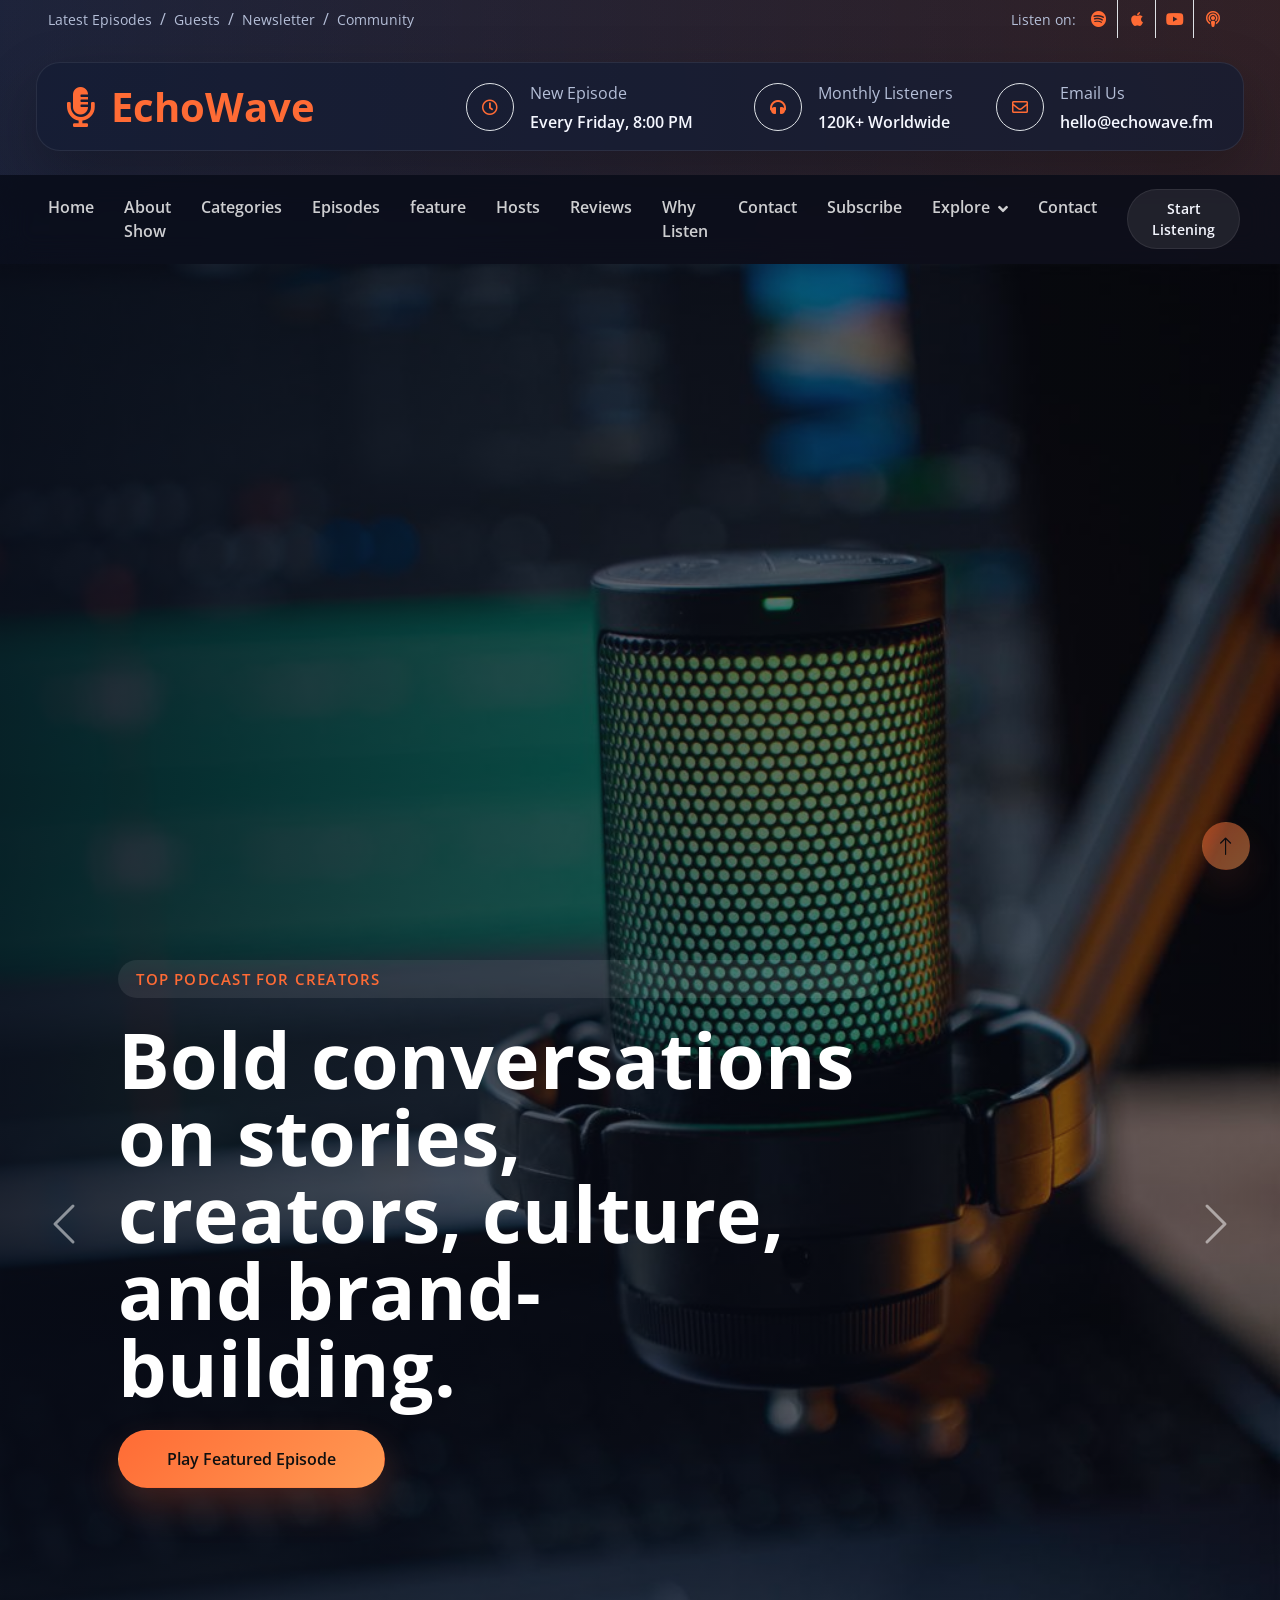
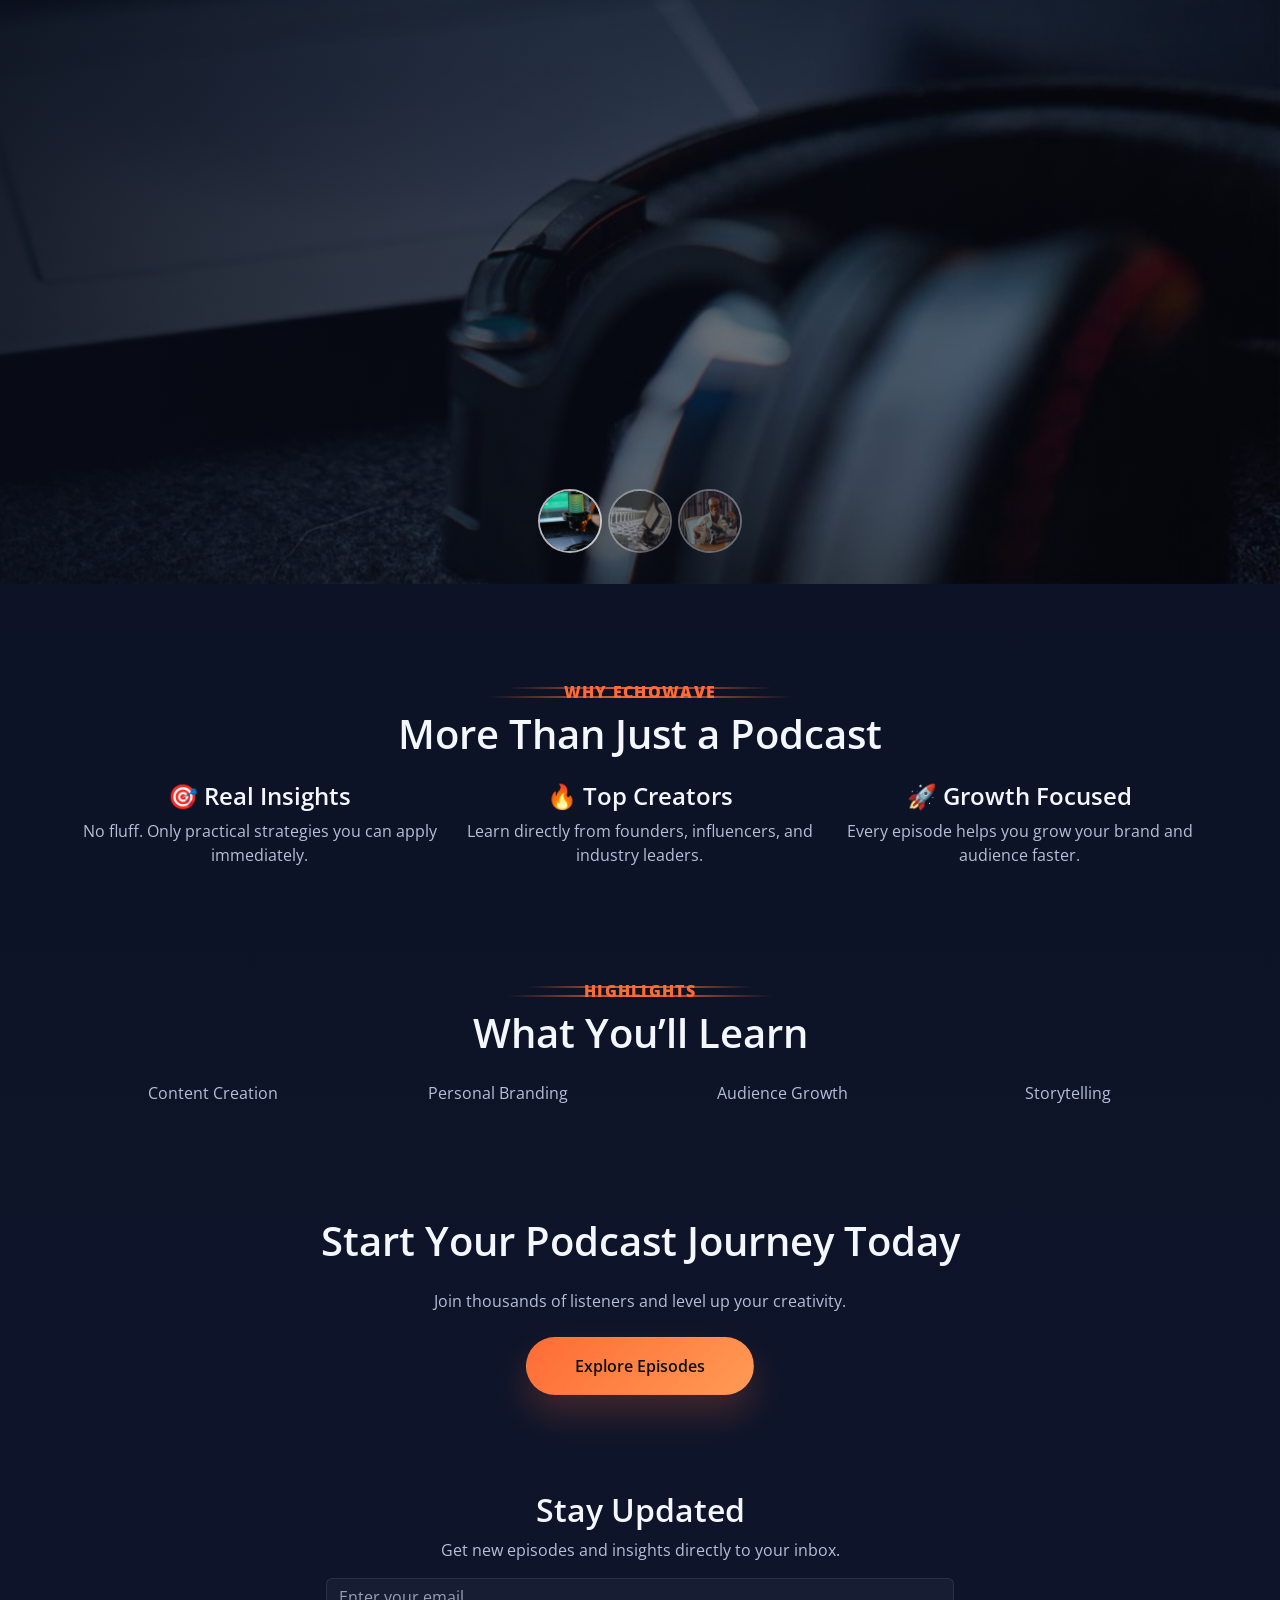
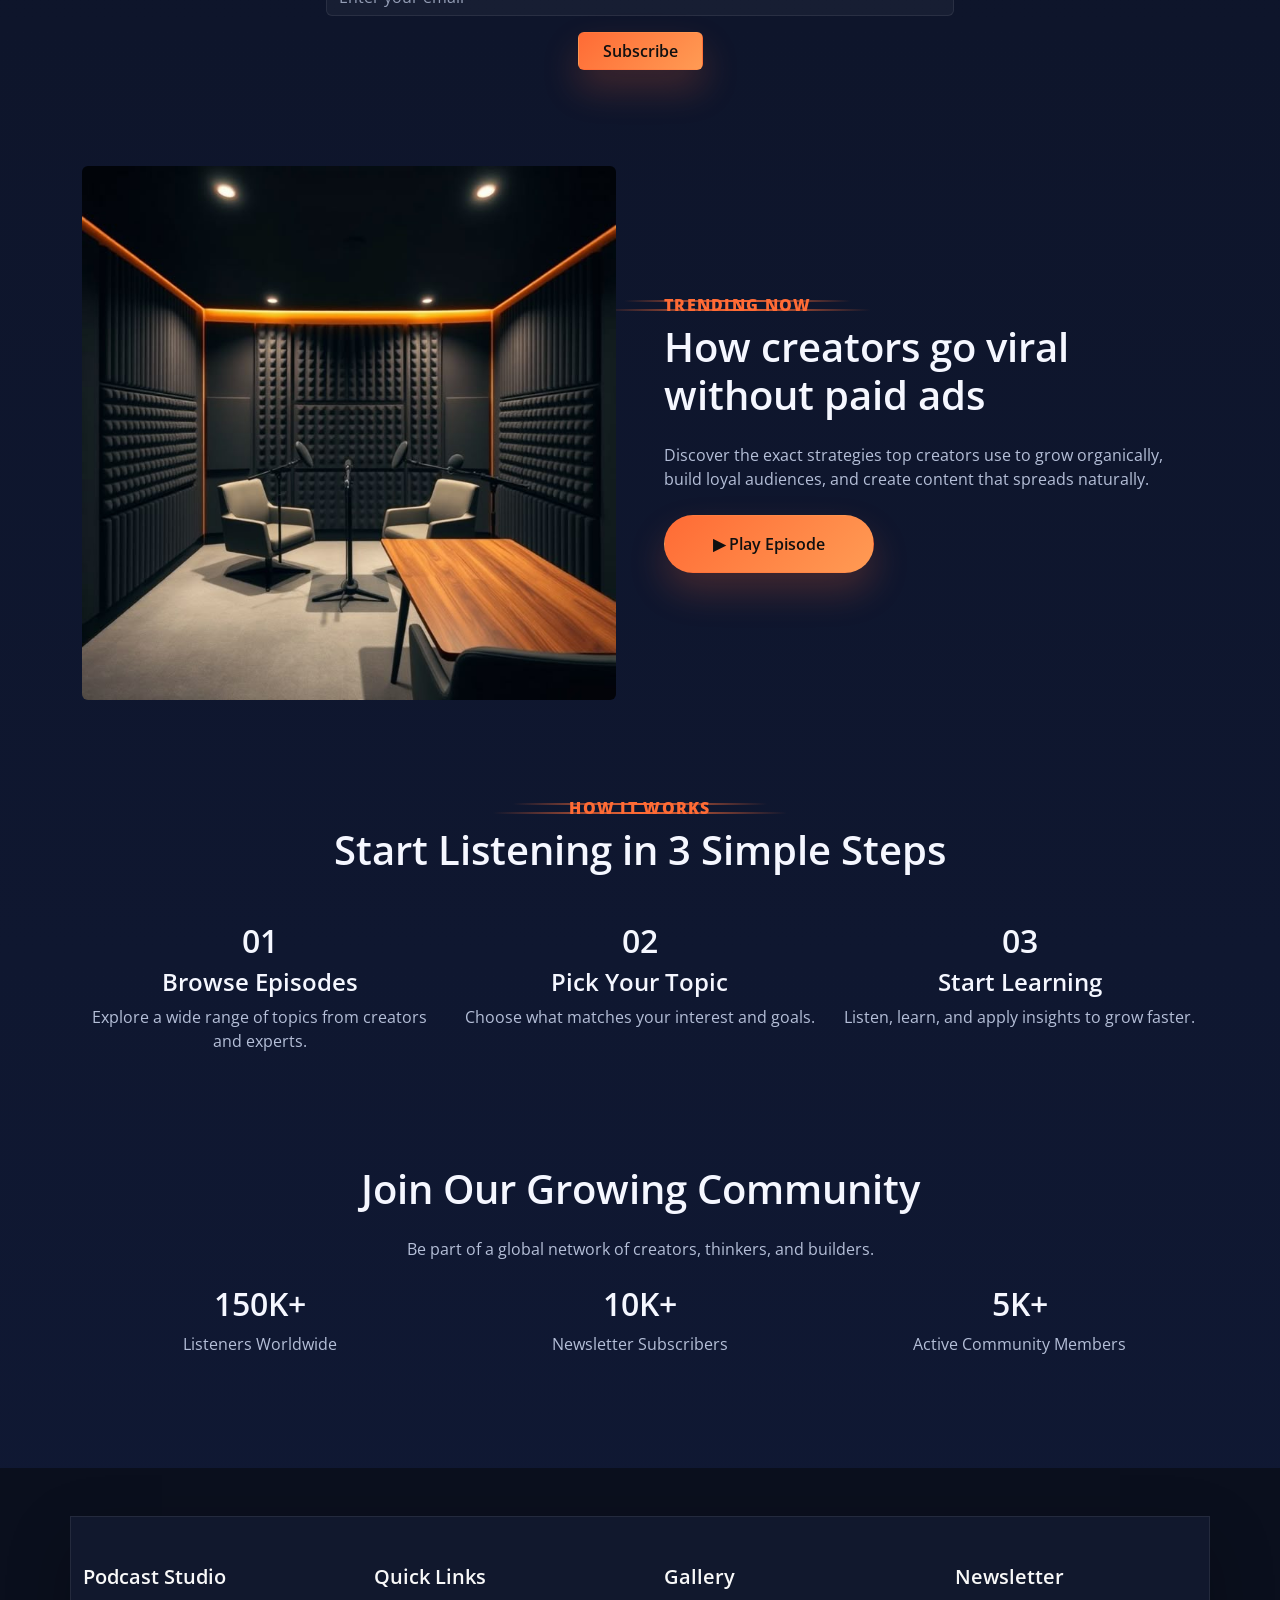
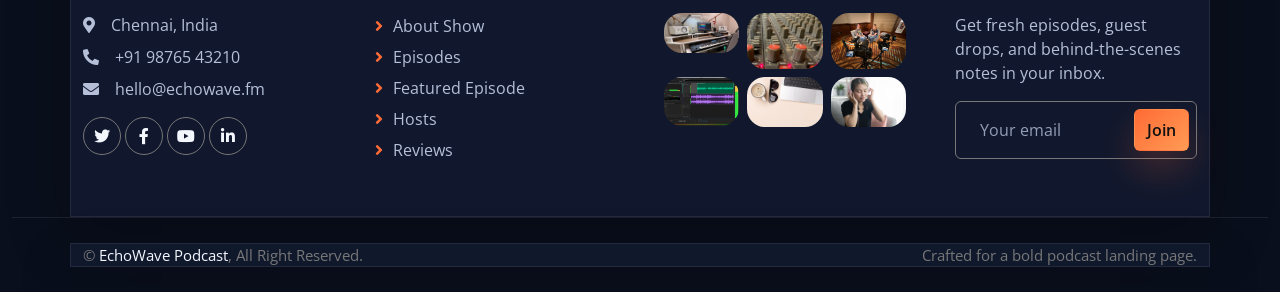
<file: index.html>
<!DOCTYPE html>
<html lang="en">
<head>
    <meta charset="utf-8">
    <title>EchoWave Podcast</title>
    <meta content="width=device-width, initial-scale=1.0" name="viewport">
    <meta content="podcast, interviews, stories, creators" name="keywords">
    <meta content="EchoWave podcast landing page" name="description">

    <link href="img/favicon.ico" rel="icon">
    <link rel="preconnect" href="https://fonts.googleapis.com">
    <link rel="preconnect" href="https://fonts.gstatic.com" crossorigin>
    <link href="https://fonts.googleapis.com/css2?family=Open+Sans:wght@400;500;600;700;800&display=swap" rel="stylesheet">

    <link href="https://cdnjs.cloudflare.com/ajax/libs/font-awesome/5.10.0/css/all.min.css" rel="stylesheet">
    <link href="https://cdn.jsdelivr.net/npm/bootstrap-icons@1.4.1/font/bootstrap-icons.css" rel="stylesheet">

    <link href="lib/animate/animate.min.css" rel="stylesheet">
    <link href="lib/owlcarousel/assets/owl.carousel.min.css" rel="stylesheet">
    <link href="lib/lightbox/css/lightbox.min.css" rel="stylesheet">

    <link href="css/bootstrap.min.css" rel="stylesheet">
    <link href="css/style.css" rel="stylesheet">
</head>
<body>
    <div id="spinner" class="show bg-white position-fixed translate-middle w-100 vh-100 top-50 start-50 d-flex align-items-center justify-content-center">
        <div class="spinner-border position-relative text-primary" style="width: 6rem; height: 6rem;" role="status"></div>
        <i class="fa fa-microphone-alt fa-2x text-primary position-absolute top-50 start-50 translate-middle"></i>
    </div>

    <div class="container-fluid bg-light px-0 wow fadeIn" data-wow-delay="0.1s">
        <div class="row gx-0 align-items-center d-none d-lg-flex">
            <div class="col-lg-6 px-5 text-start">
                <ol class="breadcrumb mb-0">
                    <li class="breadcrumb-item"><a class="small text-secondary" href="#">Latest Episodes</a></li>
                    <li class="breadcrumb-item"><a class="small text-secondary" href="#">Guests</a></li>
                    <li class="breadcrumb-item"><a class="small text-secondary" href="#">Newsletter</a></li>
                    <li class="breadcrumb-item"><a class="small text-secondary" href="#">Community</a></li>
                </ol>
            </div>
            <div class="col-lg-6 px-5 text-end">
                <small>Listen on:</small>
                <div class="h-100 d-inline-flex align-items-center">
                    <a class="btn-square text-primary border-end rounded-0" href="#"><i class="fab fa-spotify"></i></a>
                    <a class="btn-square text-primary border-end rounded-0" href="#"><i class="fab fa-apple"></i></a>
                    <a class="btn-square text-primary border-end rounded-0" href="#"><i class="fab fa-youtube"></i></a>
                    <a class="btn-square text-primary pe-0" href="#"><i class="fas fa-podcast"></i></a>
                </div>
            </div>
        </div>
    </div>

    <div class="container-fluid py-4 px-5 wow fadeIn" data-wow-delay="0.1s">
        <div class="row align-items-center top-bar">
            <div class="col-lg-4 col-md-12 text-center text-lg-start">
                <a href="" class="navbar-brand m-0 p-0">
                    <h1 class="fw-bold text-primary m-0"><i class="fa fa-microphone-alt me-3"></i>EchoWave</h1>
                </a>
            </div>
            <div class="col-lg-8 col-md-7 d-none d-lg-block">
                <div class="row">
                    <div class="col-4">
                        <div class="d-flex align-items-center justify-content-end">
                            <div class="flex-shrink-0 btn-lg-square border rounded-circle">
                                <i class="far fa-clock text-primary"></i>
                            </div>
                            <div class="ps-3">
                                <p class="mb-2">New Episode</p>
                                <h6 class="mb-0">Every Friday, 8:00 PM</h6>
                            </div>
                        </div>
                    </div>
                    <div class="col-4">
                        <div class="d-flex align-items-center justify-content-end">
                            <div class="flex-shrink-0 btn-lg-square border rounded-circle">
                                <i class="fa fa-headphones text-primary"></i>
                            </div>
                            <div class="ps-3">
                                <p class="mb-2">Monthly Listeners</p>
                                <h6 class="mb-0">120K+ Worldwide</h6>
                            </div>
                        </div>
                    </div>
                    <div class="col-4">
                        <div class="d-flex align-items-center justify-content-end">
                            <div class="flex-shrink-0 btn-lg-square border rounded-circle">
                                <i class="far fa-envelope text-primary"></i>
                            </div>
                            <div class="ps-3">
                                <p class="mb-2">Email Us</p>
                                <h6 class="mb-0">hello@echowave.fm</h6>
                            </div>
                        </div>
                    </div>
                </div>
            </div>
        </div>
    </div>

    <nav class="navbar navbar-expand-lg bg-primary navbar-dark sticky-top py-lg-0 px-lg-5 wow fadeIn" data-wow-delay="0.1s">
        <a href="#" class="navbar-brand ms-3 d-lg-none">MENU</a>
        <button type="button" class="navbar-toggler me-3" data-bs-toggle="collapse" data-bs-target="#navbarCollapse">
            <span class="navbar-toggler-icon"></span>
        </button>
        <div class="collapse navbar-collapse" id="navbarCollapse">
            <div class="navbar-nav me-auto p-3 p-lg-0">
                 <a href="index.html" class="nav-item nav-link">Home</a>
                <a href="about.html" class="nav-item nav-link">About Show</a>
                <a href="service.html" class="nav-item nav-link">Categories</a>
                <a href="project.html" class="nav-item nav-link">Episodes</a>
                <a href="#feature.html" class="nav-item nav-link">feature</a>
                <a href="team.html" class="nav-item nav-link">Hosts</a>
                <a href="testimonial.html" class="nav-item nav-link">Reviews</a>
                <a href="feature.html" class="nav-item nav-link">Why Listen</a>
                <a href="contact.html" class="nav-item nav-link">Contact</a>
                <a href="#newsletter" class="nav-item nav-link">Subscribe</a>
                <div class="nav-item dropdown">
                    <a href="#" class="nav-link dropdown-toggle" data-bs-toggle="dropdown">Explore</a>
                    <div class="dropdown-menu border-0 rounded-0 rounded-bottom m-0">
                        <a href="#hosts" class="dropdown-item">Hosts</a>
                        <a href="#reviews" class="dropdown-item">Reviews</a>
                        <a href="#contact" class="dropdown-item">Join Newsletter</a>
                    </div>
                </div>
                <a href="#contact" class="nav-item nav-link">Contact</a>
            </div>
            <a href="#episodes" class="btn btn-sm btn-light rounded-pill py-2 px-4 d-none d-lg-block">Start Listening</a>
        </div>
    </nav>

    <div class="container-fluid p-0 mb-5 wow fadeIn" data-wow-delay="0.1s">
        <div id="header-carousel" class="carousel slide" data-bs-ride="carousel">
            <div class="carousel-indicators">
                <button type="button" data-bs-target="#header-carousel" data-bs-slide-to="0" class="active" aria-current="true" aria-label="Slide 1">
                    <img class="img-fluid" src="img/carousel-1.jpg" alt="Podcast studio">
                </button>
                <button type="button" data-bs-target="#header-carousel" data-bs-slide-to="1" aria-label="Slide 2">
                    <img class="img-fluid" src="img/carousel-2.jpg" alt="Recording session">
                </button>
                <button type="button" data-bs-target="#header-carousel" data-bs-slide-to="2" aria-label="Slide 3">
                    <img class="img-fluid" src="img/carousel-3.jpg" alt="Podcast host">
                </button>
            </div>
            <div class="carousel-inner">
                <div class="carousel-item active">
                    <img class="w-100" src="img/carousel-1.jpg" alt="Podcast cover">
                    <div class="carousel-caption">
                        <div class="p-3" style="max-width: 900px;">
                            <h4 class="text-white text-uppercase mb-4 animated zoomIn">Top Podcast For Creators</h4>
                            <h1 class="display-1 text-white mb-4 animated zoomIn">Bold conversations on stories, creators, culture, and brand-building.</h1>
                            <a href="#featured" class="btn btn-primary rounded-pill py-3 px-5">Play Featured Episode</a>
                        </div>
                    </div>
                </div>
                <div class="carousel-item">
                    <img class="w-100" src="img/carousel-2.jpg" alt="Studio mic">
                    <div class="carousel-caption">
                        <div class="p-3" style="max-width: 900px;">
                            <h4 class="text-white text-uppercase mb-4 animated zoomIn">Weekly Deep Dives</h4>
                            <h1 class="display-1 text-white mb-4 animated zoomIn">Hear the systems behind memorable content and audience growth.</h1>
                            <a href="#episodes" class="btn btn-primary rounded-pill py-3 px-5">Browse Episodes</a>
                        </div>
                    </div>
                </div>
                <div class="carousel-item">
                    <img class="w-100" src="img/carousel-3.jpg" alt="Podcast audience">
                    <div class="carousel-caption">
                        <div class="p-3" style="max-width: 900px;">
                            <h4 class="text-white text-uppercase mb-4 animated zoomIn">Built For Binge Listening</h4>
                            <h1 class="display-1 text-white mb-4 animated zoomIn">From founder interviews to creator workflows, every episode is made to stick.</h1>
                            <a href="#contact" class="btn btn-primary rounded-pill py-3 px-5">Join Newsletter</a>
                        </div>
                    </div>
                </div>
            </div>
            <button class="carousel-control-prev" type="button" data-bs-target="#header-carousel" data-bs-slide="prev">
                <span class="carousel-control-prev-icon" aria-hidden="true"></span>
                <span class="visually-hidden">Previous</span>
            </button>
            <button class="carousel-control-next" type="button" data-bs-target="#header-carousel" data-bs-slide="next">
                <span class="carousel-control-next-icon" aria-hidden="true"></span>
                <span class="visually-hidden">Next</span>
            </button>
        </div>
    </div>

    <div class="container-xxl py-5">
    <div class="container text-center">
        <h6 class="section-title text-primary px-3">Why EchoWave</h6>
        <h1 class="mb-4">More Than Just a Podcast</h1>

        <div class="row g-4">
            <div class="col-lg-4">
                <h4>🎯 Real Insights</h4>
                <p>No fluff. Only practical strategies you can apply immediately.</p>
            </div>

            <div class="col-lg-4">
                <h4>🔥 Top Creators</h4>
                <p>Learn directly from founders, influencers, and industry leaders.</p>
            </div>

            <div class="col-lg-4">
                <h4>🚀 Growth Focused</h4>
                <p>Every episode helps you grow your brand and audience faster.</p>
            </div>
        </div>
    </div>
</div>

    <div class="container-xxl py-5">
    <div class="container text-center">
        <h6 class="section-title text-primary px-3">Highlights</h6>
        <h1 class="mb-4">What You’ll Learn</h1>

        <div class="row g-4">
            <div class="col-md-3">
                <p>Content Creation</p>
            </div>
            <div class="col-md-3">
                <p>Personal Branding</p>
            </div>
            <div class="col-md-3">
                <p>Audience Growth</p>
            </div>
            <div class="col-md-3">
                <p>Storytelling</p>
            </div>
        </div>
    </div>
</div>

    <div class="container-fluid py-5 text-center">
    <h1 class="mb-4">Start Your Podcast Journey Today</h1>
    <p class="mb-4">Join thousands of listeners and level up your creativity.</p>

    <a href="project.html" class="btn btn-primary rounded-pill px-5 py-3">
        Explore Episodes
    </a>
</div>
   <div class="container-xxl py-5 text-center">
    <h2>Stay Updated</h2>
    <p>Get new episodes and insights directly to your inbox.</p>

    <input type="email" placeholder="Enter your email" class="form-control w-50 mx-auto mb-3">
    <button class="btn btn-primary px-4">Subscribe</button>
</div>
                            <div class="container-xxl py-5">
    <div class="container">
        <div class="row align-items-center g-5">

            <div class="col-lg-6">
                <img src="img/feature.jpg" class="img-fluid rounded">
            </div>

            <div class="col-lg-6">
                <h6 class="section-title text-primary">Trending Now</h6>
                <h1 class="mb-4">How creators go viral without paid ads</h1>
                <p class="mb-4">
                    Discover the exact strategies top creators use to grow organically,
                    build loyal audiences, and create content that spreads naturally.
                </p>

                <a href="project.html" class="btn btn-primary px-5 py-3 rounded-pill">
                    ▶ Play Episode
                </a>
            </div>

        </div>
    </div>
</div>
                <div class="container-xxl py-5 text-center">
    <div class="container">

        <h6 class="section-title text-primary px-3">How It Works</h6>
        <h1 class="mb-5">Start Listening in 3 Simple Steps</h1>

        <div class="row g-4">

            <div class="col-md-4">
                <h2>01</h2>
                <h4>Browse Episodes</h4>
                <p>Explore a wide range of topics from creators and experts.</p>
            </div>

            <div class="col-md-4">
                <h2>02</h2>
                <h4>Pick Your Topic</h4>
                <p>Choose what matches your interest and goals.</p>
            </div>

            <div class="col-md-4">
                <h2>03</h2>
                <h4>Start Learning</h4>
                <p>Listen, learn, and apply insights to grow faster.</p>
            </div>

        </div>

    </div>
</div>

    <div class="container-fluid py-5 text-center">
    <div class="container">

        <h1 class="mb-4">Join Our Growing Community</h1>
        <p class="mb-4">
            Be part of a global network of creators, thinkers, and builders.
        </p>

        <div class="row g-4">

            <div class="col-md-4">
                <h2>150K+</h2>
                <p>Listeners Worldwide</p>
            </div>

            <div class="col-md-4">
                <h2>10K+</h2>
                <p>Newsletter Subscribers</p>
            </div>

            <div class="col-md-4">
                <h2>5K+</h2>
                <p>Active Community Members</p>
            </div>

        </div>

    </div>
</div>

    <div class="container-fluid bg-dark text-body footer mt-5 pt-5 wow fadeIn" data-wow-delay="0.1s" id="contact">
        <div class="container py-5">
            <div class="row g-5">
                <div class="col-lg-3 col-md-6">
                    <h5 class="text-light mb-4">Podcast Studio</h5>
                    <p class="mb-2"><i class="fa fa-map-marker-alt me-3"></i>Chennai, India</p>
                    <p class="mb-2"><i class="fa fa-phone-alt me-3"></i>+91 98765 43210</p>
                    <p class="mb-2"><i class="fa fa-envelope me-3"></i>hello@echowave.fm</p>
                    <div class="d-flex pt-2">
                        <a class="btn btn-square btn-outline-secondary rounded-circle me-1" href="#"><i class="fab fa-twitter"></i></a>
                        <a class="btn btn-square btn-outline-secondary rounded-circle me-1" href="#"><i class="fab fa-facebook-f"></i></a>
                        <a class="btn btn-square btn-outline-secondary rounded-circle me-1" href="#"><i class="fab fa-youtube"></i></a>
                        <a class="btn btn-square btn-outline-secondary rounded-circle me-0" href="#"><i class="fab fa-linkedin-in"></i></a>
                    </div>
                </div>
                <div class="col-lg-3 col-md-6">
                    <h5 class="text-light mb-4">Quick Links</h5>
                    <a class="btn btn-link" href="#about">About Show</a>
                    <a class="btn btn-link" href="#episodes">Episodes</a>
                    <a class="btn btn-link" href="#featured">Featured Episode</a>
                    <a class="btn btn-link" href="#hosts">Hosts</a>
                    <a class="btn btn-link" href="#reviews">Reviews</a>
                </div>
                <div class="col-lg-3 col-md-6">
                    <h5 class="text-light mb-4">Gallery</h5>
                    <div class="row g-2">
                        <div class="col-4"><img class="img-fluid rounded" src="img/project-1.jpg" alt="Gallery 1"></div>
                        <div class="col-4"><img class="img-fluid rounded" src="img/project-2.jpg" alt="Gallery 2"></div>
                        <div class="col-4"><img class="img-fluid rounded" src="img/project-3.jpg" alt="Gallery 3"></div>
                        <div class="col-4"><img class="img-fluid rounded" src="img/project-4.jpg" alt="Gallery 4"></div>
                        <div class="col-4"><img class="img-fluid rounded" src="img/project-5.jpg" alt="Gallery 5"></div>
                        <div class="col-4"><img class="img-fluid rounded" src="img/project-6.jpg" alt="Gallery 6"></div>
                    </div>
                </div>
                <div class="col-lg-3 col-md-6">
                    <h5 class="text-light mb-4">Newsletter</h5>
                    <p>Get fresh episodes, guest drops, and behind-the-scenes notes in your inbox.</p>
                    <div class="position-relative mx-auto" style="max-width: 400px;">
                        <input class="form-control bg-transparent border-secondary w-100 py-3 ps-4 pe-5" type="text" placeholder="Your email">
                        <button type="button" class="btn btn-primary py-2 position-absolute top-0 end-0 mt-2 me-2">Join</button>
                    </div>
                </div>
            </div>
        </div>
        <div class="container-fluid copyright">
            <div class="container">
                <div class="row">
                    <div class="col-md-6 text-center text-md-start mb-3 mb-md-0">
                        &copy; <a href="#">EchoWave Podcast</a>, All Right Reserved.
                    </div>
                    <div class="col-md-6 text-center text-md-end">
                        Crafted for a bold podcast landing page.
                    </div>
                </div>
            </div>
        </div>
    </div>

    <a href="#" class="btn btn-lg btn-primary btn-lg-square rounded-circle back-to-top"><i class="bi bi-arrow-up"></i></a>

    <script src="https://code.jquery.com/jquery-3.4.1.min.js"></script>
    <script src="https://cdn.jsdelivr.net/npm/bootstrap@5.0.0/dist/js/bootstrap.bundle.min.js"></script>
    <script src="lib/wow/wow.min.js"></script>
    <script src="lib/easing/easing.min.js"></script>
    <script src="lib/waypoints/waypoints.min.js"></script>
    <script src="lib/counterup/counterup.min.js"></script>
    <script src="lib/owlcarousel/owl.carousel.min.js"></script>
    <script src="lib/lightbox/js/lightbox.min.js"></script>
    <script src="js/main.js"></script>
</body>
</html>
</file>
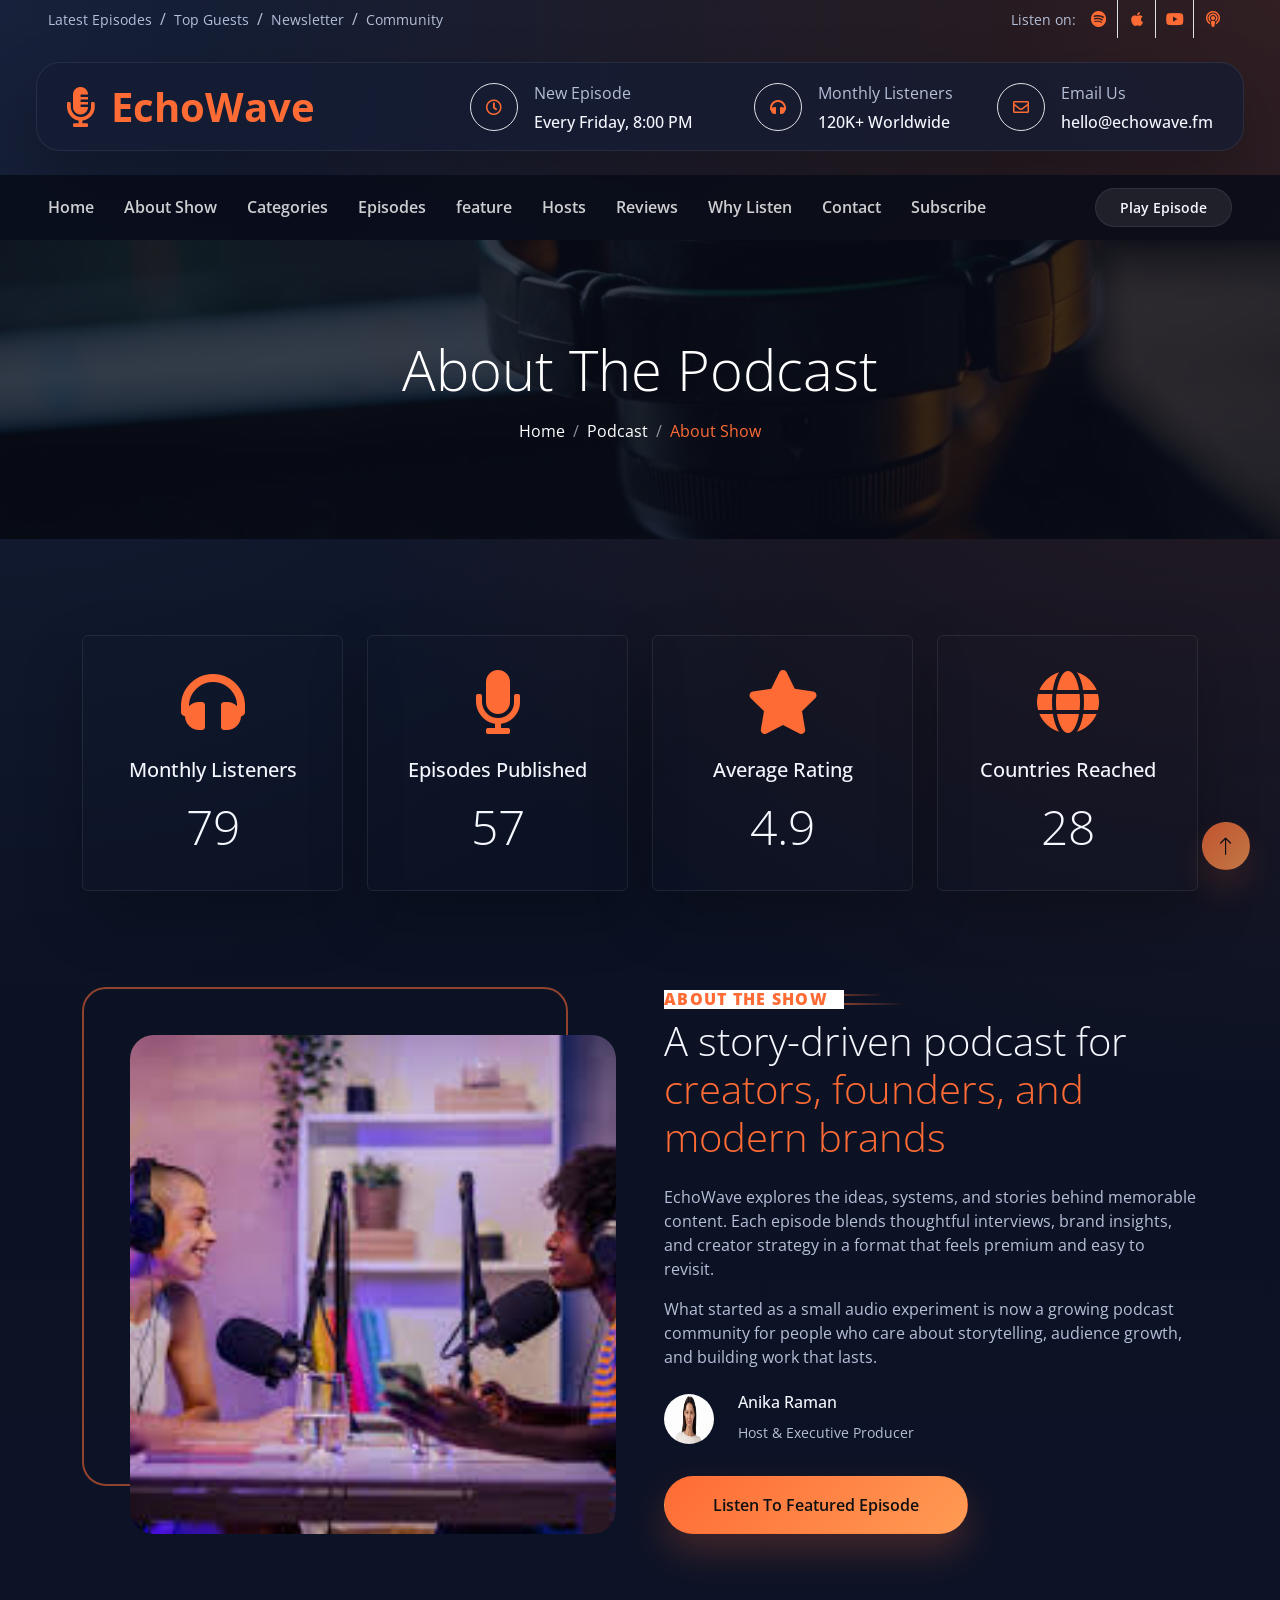
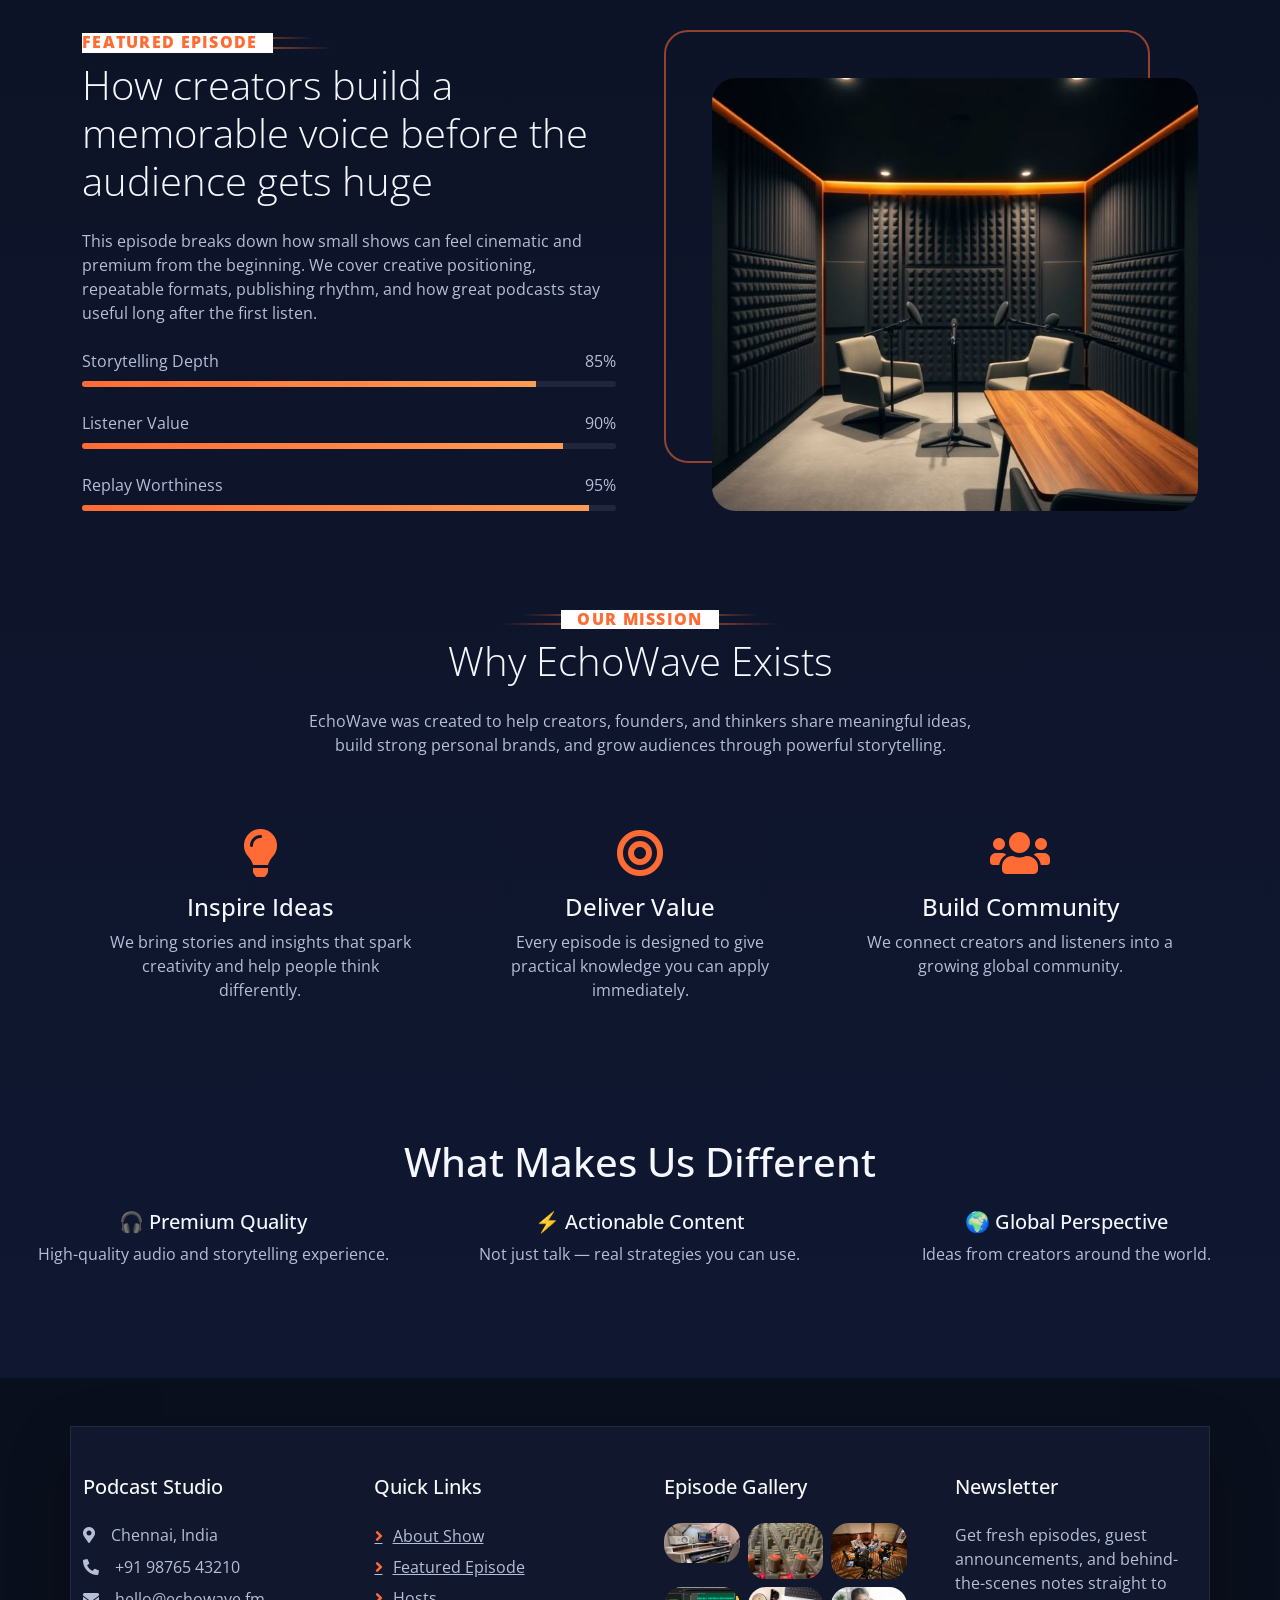
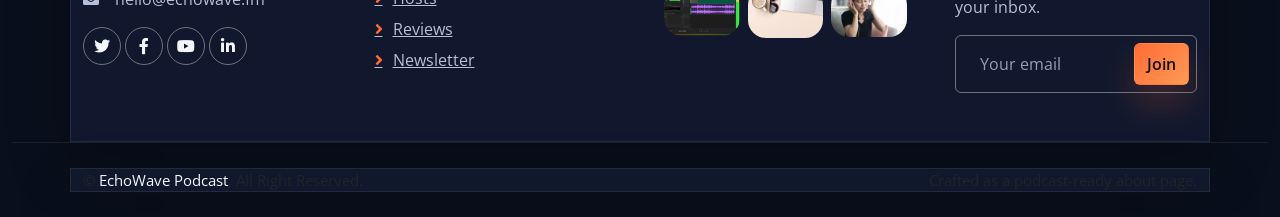
<file: about.html>
<!DOCTYPE html>
<html lang="en">

<head>
    <meta charset="utf-8">
    <title>EchoWave Podcast - About The Show</title>
    <meta content="width=device-width, initial-scale=1.0" name="viewport">
    <meta content="podcast, stories, interviews, creators" name="keywords">
    <meta content="EchoWave podcast about page" name="description">

    <link href="img/favicon.ico" rel="icon">

    <link rel="preconnect" href="https://fonts.googleapis.com">
    <link rel="preconnect" href="https://fonts.gstatic.com" crossorigin>
    <link href="https://fonts.googleapis.com/css2?family=Open+Sans:wght@400;500;600;700;800&display=swap" rel="stylesheet">

    <link href="https://cdnjs.cloudflare.com/ajax/libs/font-awesome/5.10.0/css/all.min.css" rel="stylesheet">
    <link href="https://cdn.jsdelivr.net/npm/bootstrap-icons@1.4.1/font/bootstrap-icons.css" rel="stylesheet">

    <link href="lib/animate/animate.min.css" rel="stylesheet">
    <link href="lib/owlcarousel/assets/owl.carousel.min.css" rel="stylesheet">
    <link href="lib/lightbox/css/lightbox.min.css" rel="stylesheet">

    <link href="https://cdn.jsdelivr.net/npm/bootstrap@5.0.0/dist/css/bootstrap.min.css" rel="stylesheet">
    <link href="css/style.css" rel="stylesheet">
</head>

<body>
    <div id="spinner" class="show bg-white position-fixed translate-middle w-100 vh-100 top-50 start-50 d-flex align-items-center justify-content-center">
        <div class="spinner-border position-relative text-primary" style="width: 6rem; height: 6rem;" role="status"></div>
        <i class="fa fa-microphone-alt fa-2x text-primary position-absolute top-50 start-50 translate-middle"></i>
    </div>

    <div class="container-fluid bg-light px-0 wow fadeIn" data-wow-delay="0.1s">
        <div class="row gx-0 align-items-center d-none d-lg-flex">
            <div class="col-lg-6 px-5 text-start">
                <ol class="breadcrumb mb-0">
                    <li class="breadcrumb-item"><a class="small text-secondary" href="#">Latest Episodes</a></li>
                    <li class="breadcrumb-item"><a class="small text-secondary" href="#">Top Guests</a></li>
                    <li class="breadcrumb-item"><a class="small text-secondary" href="#">Newsletter</a></li>
                    <li class="breadcrumb-item"><a class="small text-secondary" href="#">Community</a></li>
                </ol>
            </div>
            <div class="col-lg-6 px-5 text-end">
                <small>Listen on:</small>
                <div class="h-100 d-inline-flex align-items-center">
                    <a class="btn-square text-primary border-end rounded-0" href="#"><i class="fab fa-spotify"></i></a>
                    <a class="btn-square text-primary border-end rounded-0" href="#"><i class="fab fa-apple"></i></a>
                    <a class="btn-square text-primary border-end rounded-0" href="#"><i class="fab fa-youtube"></i></a>
                    <a class="btn-square text-primary pe-0" href="#"><i class="fas fa-podcast"></i></a>
                </div>
            </div>
        </div>
    </div>

    <div class="container-fluid py-4 px-5 wow fadeIn" data-wow-delay="0.1s">
        <div class="row align-items-center top-bar">
            <div class="col-lg-4 col-md-12 text-center text-lg-start">
                <a href="index.html" class="navbar-brand m-0 p-0">
                    <h1 class="fw-bold text-primary m-0"><i class="fa fa-microphone-alt me-3"></i>EchoWave</h1>
                </a>
            </div>
            <div class="col-lg-8 col-md-7 d-none d-lg-block">
                <div class="row">
                    <div class="col-4">
                        <div class="d-flex align-items-center justify-content-end">
                            <div class="flex-shrink-0 btn-lg-square border rounded-circle">
                                <i class="far fa-clock text-primary"></i>
                            </div>
                            <div class="ps-3">
                                <p class="mb-2">New Episode</p>
                                <h6 class="mb-0">Every Friday, 8:00 PM</h6>
                            </div>
                        </div>
                    </div>
                    <div class="col-4">
                        <div class="d-flex align-items-center justify-content-end">
                            <div class="flex-shrink-0 btn-lg-square border rounded-circle">
                                <i class="fa fa-headphones text-primary"></i>
                            </div>
                            <div class="ps-3">
                                <p class="mb-2">Monthly Listeners</p>
                                <h6 class="mb-0">120K+ Worldwide</h6>
                            </div>
                        </div>
                    </div>
                    <div class="col-4">
                        <div class="d-flex align-items-center justify-content-end">
                            <div class="flex-shrink-0 btn-lg-square border rounded-circle">
                                <i class="far fa-envelope text-primary"></i>
                            </div>
                            <div class="ps-3">
                                <p class="mb-2">Email Us</p>
                                <h6 class="mb-0">hello@echowave.fm</h6>
                            </div>
                        </div>
                    </div>
                </div>
            </div>
        </div>
    </div>

    <nav class="navbar navbar-expand-lg bg-primary navbar-dark sticky-top py-lg-0 px-lg-5 wow fadeIn" data-wow-delay="0.1s">
        <a href="#" class="navbar-brand ms-3 d-lg-none">MENU</a>
        <button type="button" class="navbar-toggler me-3" data-bs-toggle="collapse" data-bs-target="#navbarCollapse">
            <span class="navbar-toggler-icon"></span>
        </button>
        <div class="collapse navbar-collapse" id="navbarCollapse">
            <div class="navbar-nav me-auto p-3 p-lg-0">
                <a href="index.html" class="nav-item nav-link">Home</a>
                <a href="about.html" class="nav-item nav-link">About Show</a>
                <a href="service.html" class="nav-item nav-link">Categories</a>
                <a href="project.html" class="nav-item nav-link">Episodes</a>
                <a href="#feature.html" class="nav-item nav-link">feature</a>
                <a href="team.html" class="nav-item nav-link">Hosts</a>
                <a href="testimonial.html" class="nav-item nav-link">Reviews</a>
                <a href="feature.html" class="nav-item nav-link">Why Listen</a>
                <a href="contact.html" class="nav-item nav-link">Contact</a>
                <a href="#newsletter" class="nav-item nav-link">Subscribe</a>
            </div>
            <a href="#feature" class="btn btn-sm btn-light rounded-pill py-2 px-4 d-none d-lg-block">Play Episode</a>
        </div>
    </nav>

    <div class="container-fluid page-header py-5 mb-5 wow fadeIn" data-wow-delay="0.1s">
        <div class="container text-center py-5">
            <h1 class="display-4 text-white animated slideInDown mb-3">About The Podcast</h1>
            <nav aria-label="breadcrumb animated slideInDown">
                <ol class="breadcrumb justify-content-center mb-0">
                    <li class="breadcrumb-item"><a class="text-white" href="#">Home</a></li>
                    <li class="breadcrumb-item"><a class="text-white" href="#">Podcast</a></li>
                    <li class="breadcrumb-item text-primary active" aria-current="page">About Show</li>
                </ol>
            </nav>
        </div>
    </div>

    <div class="container-xxl py-5">
        <div class="container">
            <div class="row g-4">
                <div class="col-lg-3 col-md-6 wow fadeInUp" data-wow-delay="0.1s">
                    <div class="fact-item bg-light rounded text-center h-100 p-5">
                        <i class="fa fa-headphones fa-4x text-primary mb-4"></i>
                        <h5 class="mb-3">Monthly Listeners</h5>
                        <h1 class="display-5 mb-0" data-toggle="counter-up">120</h1>
                    </div>
                </div>
                <div class="col-lg-3 col-md-6 wow fadeInUp" data-wow-delay="0.3s">
                    <div class="fact-item bg-light rounded text-center h-100 p-5">
                        <i class="fa fa-microphone fa-4x text-primary mb-4"></i>
                        <h5 class="mb-3">Episodes Published</h5>
                        <h1 class="display-5 mb-0" data-toggle="counter-up">86</h1>
                    </div>
                </div>
                <div class="col-lg-3 col-md-6 wow fadeInUp" data-wow-delay="0.5s">
                    <div class="fact-item bg-light rounded text-center h-100 p-5">
                        <i class="fa fa-star fa-4x text-primary mb-4"></i>
                        <h5 class="mb-3">Average Rating</h5>
                        <h1 class="display-5 mb-0">4.9</h1>
                    </div>
                </div>
                <div class="col-lg-3 col-md-6 wow fadeInUp" data-wow-delay="0.7s">
                    <div class="fact-item bg-light rounded text-center h-100 p-5">
                        <i class="fa fa-globe fa-4x text-primary mb-4"></i>
                        <h5 class="mb-3">Countries Reached</h5>
                        <h1 class="display-5 mb-0" data-toggle="counter-up">42</h1>
                    </div>
                </div>
            </div>
        </div>
    </div>

    <div class="container-xxl py-5" id="story">
        <div class="container">
            <div class="row g-5">
                <div class="col-lg-6 wow fadeInUp" data-wow-delay="0.1s">
                    <div class="img-border">
                        <img class="img-fluid" src="img/about.jpg" alt="Podcast host">
                    </div>
                </div>
                <div class="col-lg-6 wow fadeInUp" data-wow-delay="0.5s">
                    <div class="h-100">
                        <h6 class="section-title bg-white text-start text-primary pe-3">About The Show</h6>
                        <h1 class="display-6 mb-4">A story-driven podcast for <span class="text-primary">creators, founders, and modern brands</span></h1>
                        <p>EchoWave explores the ideas, systems, and stories behind memorable content. Each episode blends thoughtful interviews, brand insights, and creator strategy in a format that feels premium and easy to revisit.</p>
                        <p class="mb-4">What started as a small audio experiment is now a growing podcast community for people who care about storytelling, audience growth, and building work that lasts.</p>
                        <div class="d-flex align-items-center mb-4 pb-2">
                            <img class="flex-shrink-0 rounded-circle" src="img/team-1.jpg" alt="Lead host" style="width: 50px; height: 50px;">
                            <div class="ps-4">
                                <h6>Anika Raman</h6>
                                <small>Host & Executive Producer</small>
                            </div>
                        </div>
                        <a class="btn btn-primary rounded-pill py-3 px-5" href="#featured">Listen To Featured Episode</a>
                    </div>
                </div>
            </div>
        </div>
    </div>

    <div class="container-xxl py-5" id="featured">
        <div class="container">
            <div class="row g-5">
                <div class="col-lg-6 wow fadeInUp" data-wow-delay="0.1s">
                    <div class="h-100">
                        <h6 class="section-title bg-white text-start text-primary pe-3">Featured Episode</h6>
                        <h1 class="display-6 mb-4">How creators build a memorable voice before the audience gets huge</h1>
                        <p class="mb-4">This episode breaks down how small shows can feel cinematic and premium from the beginning. We cover creative positioning, repeatable formats, publishing rhythm, and how great podcasts stay useful long after the first listen.</p>
                        <div class="row g-4">
                            <div class="col-12">
                                <div class="skill">
                                    <div class="d-flex justify-content-between">
                                        <p class="mb-2">Storytelling Depth</p>
                                        <p class="mb-2">85%</p>
                                    </div>
                                    <div class="progress">
                                        <div class="progress-bar bg-primary" role="progressbar" aria-valuenow="85" aria-valuemin="0" aria-valuemax="100"></div>
                                    </div>
                                </div>
                            </div>
                            <div class="col-12">
                                <div class="skill">
                                    <div class="d-flex justify-content-between">
                                        <p class="mb-2">Listener Value</p>
                                        <p class="mb-2">90%</p>
                                    </div>
                                    <div class="progress">
                                        <div class="progress-bar bg-primary" role="progressbar" aria-valuenow="90" aria-valuemin="0" aria-valuemax="100"></div>
                                    </div>
                                </div>
                            </div>
                            <div class="col-12">
                                <div class="skill">
                                    <div class="d-flex justify-content-between">
                                        <p class="mb-2">Replay Worthiness</p>
                                        <p class="mb-2">95%</p>
                                    </div>
                                    <div class="progress">
                                        <div class="progress-bar bg-primary" role="progressbar" aria-valuenow="95" aria-valuemin="0" aria-valuemax="100"></div>
                                    </div>
                                </div>
                            </div>
                        </div>
                    </div>
                </div>
                <div class="col-lg-6 wow fadeInUp" data-wow-delay="0.5s">
                    <div class="img-border">
                        <img class="img-fluid" src="img/feature.jpg" alt="Featured episode artwork">
                    </div>
                </div>
            </div>
        </div>
    </div>

    <div class="container-xxl py-5" id="mission">
    <div class="container">

    <div class="text-center mx-auto mb-5" style="max-width: 700px;">
        <h6 class="section-title bg-white text-center text-primary px-3">Our Mission</h6>
        <h1 class="display-6 mb-4">Why EchoWave Exists</h1>
        <p>
            EchoWave was created to help creators, founders, and thinkers share meaningful ideas,
            build strong personal brands, and grow audiences through powerful storytelling.
        </p>
    </div>

    <div class="row g-4">

        <div class="col-lg-4">
            <div class="p-4 text-center h-100">
                <i class="fa fa-lightbulb fa-3x text-primary mb-3"></i>
                <h4>Inspire Ideas</h4>
                <p>
                    We bring stories and insights that spark creativity and help people think differently.
                </p>
            </div>
        </div>

        <div class="col-lg-4">
            <div class="p-4 text-center h-100">
                <i class="fa fa-bullseye fa-3x text-primary mb-3"></i>
                <h4>Deliver Value</h4>
                <p>
                    Every episode is designed to give practical knowledge you can apply immediately.
                </p>
            </div>
        </div>

        <div class="col-lg-4">
            <div class="p-4 text-center h-100">
                <i class="fa fa-users fa-3x text-primary mb-3"></i>
                <h4>Build Community</h4>
                <p>
                    We connect creators and listeners into a growing global community.
                </p>
            </div>
        </div>

    </div>

</div>

</div>
<div class="container-xxl py-5 text-center">
    <h1 class="mb-4">What Makes Us Different</h1>

    <div class="row g-4">
        <div class="col-md-4">
            <h5>🎧 Premium Quality</h5>
            <p>High-quality audio and storytelling experience.</p>
        </div>

        <div class="col-md-4">
            <h5>⚡ Actionable Content</h5>
            <p>Not just talk — real strategies you can use.</p>
        </div>

        <div class="col-md-4">
            <h5>🌍 Global Perspective</h5>
            <p>Ideas from creators around the world.</p>
        </div>
    </div>
</div>

    <div class="container-fluid bg-dark text-body footer mt-5 pt-5 wow fadeIn" data-wow-delay="0.1s" id="contact">
        <div class="container py-5">
            <div class="row g-5">
                <div class="col-lg-3 col-md-6">
                    <h5 class="text-light mb-4">Podcast Studio</h5>
                    <p class="mb-2"><i class="fa fa-map-marker-alt me-3"></i>Chennai, India</p>
                    <p class="mb-2"><i class="fa fa-phone-alt me-3"></i>+91 98765 43210</p>
                    <p class="mb-2"><i class="fa fa-envelope me-3"></i>hello@echowave.fm</p>
                    <div class="d-flex pt-2">
                        <a class="btn btn-square btn-outline-secondary rounded-circle me-1" href="#"><i class="fab fa-twitter"></i></a>
                        <a class="btn btn-square btn-outline-secondary rounded-circle me-1" href="#"><i class="fab fa-facebook-f"></i></a>
                        <a class="btn btn-square btn-outline-secondary rounded-circle me-1" href="#"><i class="fab fa-youtube"></i></a>
                        <a class="btn btn-square btn-outline-secondary rounded-circle me-0" href="#"><i class="fab fa-linkedin-in"></i></a>
                    </div>
                </div>
                <div class="col-lg-3 col-md-6">
                    <h5 class="text-light mb-4">Quick Links</h5>
                    <a class="btn btn-link" href="#story">About Show</a>
                    <a class="btn btn-link" href="#featured">Featured Episode</a>
                    <a class="btn btn-link" href="#hosts">Hosts</a>
                    <a class="btn btn-link" href="#reviews">Reviews</a>
                    <a class="btn btn-link" href="#newsletter">Newsletter</a>
                </div>
                <div class="col-lg-3 col-md-6">
                    <h5 class="text-light mb-4">Episode Gallery</h5>
                    <div class="row g-2">
                        <div class="col-4"><img class="img-fluid rounded" src="img/project-1.jpg" alt="Episode 1"></div>
                        <div class="col-4"><img class="img-fluid rounded" src="img/project-2.jpg" alt="Episode 2"></div>
                        <div class="col-4"><img class="img-fluid rounded" src="img/project-3.jpg" alt="Episode 3"></div>
                        <div class="col-4"><img class="img-fluid rounded" src="img/project-4.jpg" alt="Episode 4"></div>
                        <div class="col-4"><img class="img-fluid rounded" src="img/project-5.jpg" alt="Episode 5"></div>
                        <div class="col-4"><img class="img-fluid rounded" src="img/project-6.jpg" alt="Episode 6"></div>
                    </div>
                </div>
                <div class="col-lg-3 col-md-6" id="newsletter">
                    <h5 class="text-light mb-4">Newsletter</h5>
                    <p>Get fresh episodes, guest announcements, and behind-the-scenes notes straight to your inbox.</p>
                    <div class="position-relative mx-auto" style="max-width: 400px;">
                        <input class="form-control bg-transparent border-secondary w-100 py-3 ps-4 pe-5" type="text" placeholder="Your email">
                        <button type="button" class="btn btn-primary py-2 position-absolute top-0 end-0 mt-2 me-2">Join</button>
                    </div>
                </div>
            </div>
        </div>
        <div class="container-fluid copyright">
            <div class="container">
                <div class="row">
                    <div class="col-md-6 text-center text-md-start mb-3 mb-md-0">
                        &copy; <a href="#">EchoWave Podcast</a>, All Right Reserved.
                    </div>
                    <div class="col-md-6 text-center text-md-end">
                        Crafted as a podcast-ready about page.
                    </div>
                </div>
            </div>
        </div>
    </div>

    <a href="#" class="btn btn-lg btn-primary btn-lg-square rounded-circle back-to-top"><i class="bi bi-arrow-up"></i></a>

    <script src="https://code.jquery.com/jquery-3.4.1.min.js"></script>
    <script src="https://cdn.jsdelivr.net/npm/bootstrap@5.0.0/dist/js/bootstrap.bundle.min.js"></script>
    <script src="lib/wow/wow.min.js"></script>
    <script src="lib/easing/easing.min.js"></script>
    <script src="lib/waypoints/waypoints.min.js"></script>
    <script src="lib/counterup/counterup.min.js"></script>
    <script src="lib/owlcarousel/owl.carousel.min.js"></script>
    <script src="lib/lightbox/js/lightbox.min.js"></script>
    <script src="js/main.js"></script>
</body>

</html>
</file>
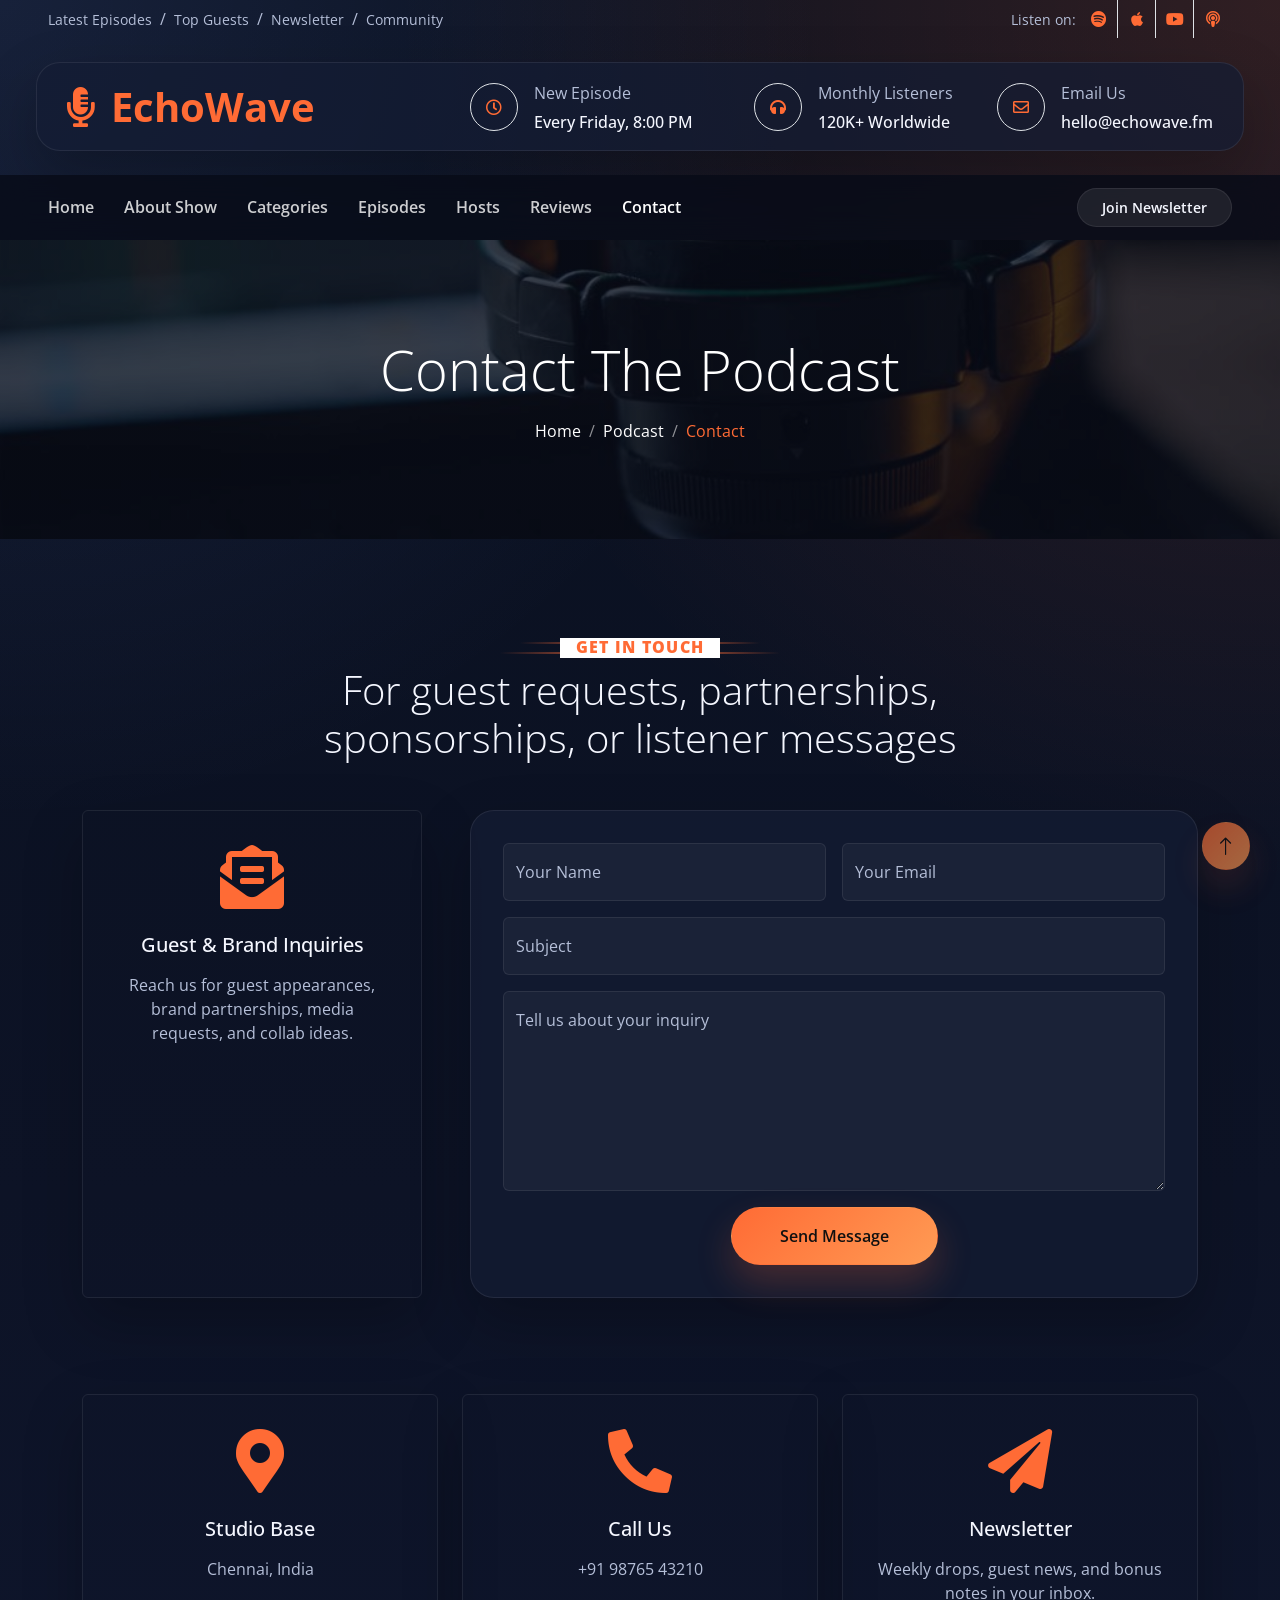
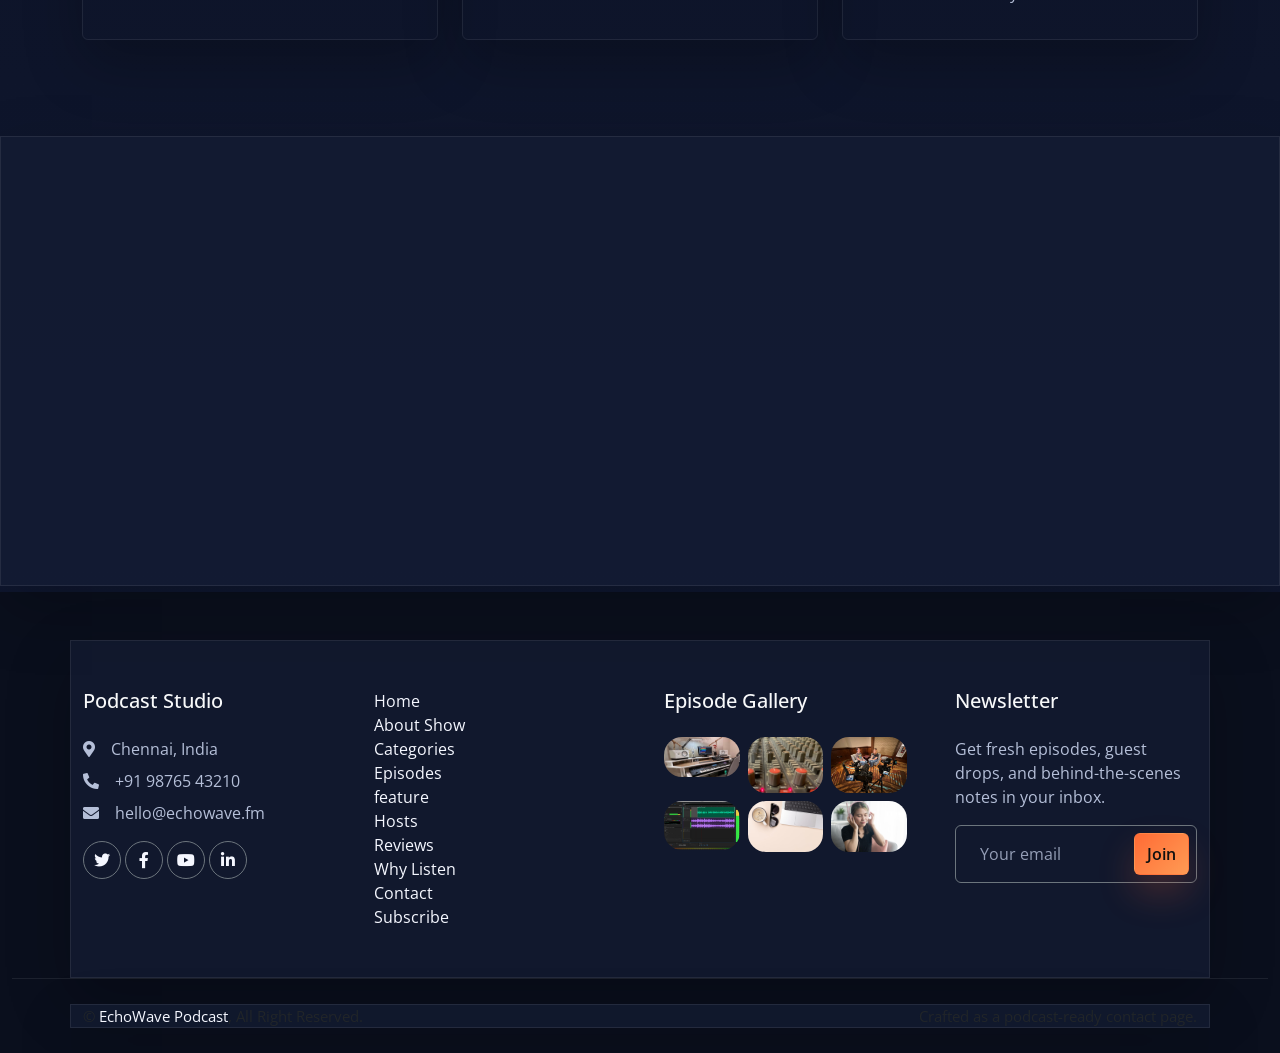
<file: contact.html>
<!DOCTYPE html>
<html lang="en">

<head>
    <meta charset="utf-8">
    <title>EchoWave Podcast - Contact</title>
    <meta content="width=device-width, initial-scale=1.0" name="viewport">
    <meta content="podcast, contact, newsletter, guest inquiry" name="keywords">
    <meta content="EchoWave podcast contact page" name="description">

    <link href="img/favicon.ico" rel="icon">

    <link rel="preconnect" href="https://fonts.googleapis.com">
    <link rel="preconnect" href="https://fonts.gstatic.com" crossorigin>
    <link href="https://fonts.googleapis.com/css2?family=Open+Sans:wght@400;500;600;700;800&display=swap" rel="stylesheet">

    <link href="https://cdnjs.cloudflare.com/ajax/libs/font-awesome/5.10.0/css/all.min.css" rel="stylesheet">
    <link href="https://cdn.jsdelivr.net/npm/bootstrap-icons@1.4.1/font/bootstrap-icons.css" rel="stylesheet">

    <link href="lib/animate/animate.min.css" rel="stylesheet">
    <link href="lib/owlcarousel/assets/owl.carousel.min.css" rel="stylesheet">
    <link href="lib/lightbox/css/lightbox.min.css" rel="stylesheet">

    <link href="https://cdn.jsdelivr.net/npm/bootstrap@5.0.0/dist/css/bootstrap.min.css" rel="stylesheet">
    <link href="css/style.css" rel="stylesheet">
</head>

<body>
    <div id="spinner" class="show bg-white position-fixed translate-middle w-100 vh-100 top-50 start-50 d-flex align-items-center justify-content-center">
        <div class="spinner-border position-relative text-primary" style="width: 6rem; height: 6rem;" role="status"></div>
        <i class="fa fa-microphone-alt fa-2x text-primary position-absolute top-50 start-50 translate-middle"></i>
    </div>

    <div class="container-fluid bg-light px-0 wow fadeIn" data-wow-delay="0.1s">
        <div class="row gx-0 align-items-center d-none d-lg-flex">
            <div class="col-lg-6 px-5 text-start">
                <ol class="breadcrumb mb-0">
                    <li class="breadcrumb-item"><a class="small text-secondary" href="#">Latest Episodes</a></li>
                    <li class="breadcrumb-item"><a class="small text-secondary" href="#">Top Guests</a></li>
                    <li class="breadcrumb-item"><a class="small text-secondary" href="#">Newsletter</a></li>
                    <li class="breadcrumb-item"><a class="small text-secondary" href="#">Community</a></li>
                </ol>
            </div>
            <div class="col-lg-6 px-5 text-end">
                <small>Listen on:</small>
                <div class="h-100 d-inline-flex align-items-center">
                    <a class="btn-square text-primary border-end rounded-0" href="#"><i class="fab fa-spotify"></i></a>
                    <a class="btn-square text-primary border-end rounded-0" href="#"><i class="fab fa-apple"></i></a>
                    <a class="btn-square text-primary border-end rounded-0" href="#"><i class="fab fa-youtube"></i></a>
                    <a class="btn-square text-primary pe-0" href="#"><i class="fas fa-podcast"></i></a>
                </div>
            </div>
        </div>
    </div>

    <div class="container-fluid py-4 px-5 wow fadeIn" data-wow-delay="0.1s">
        <div class="row align-items-center top-bar">
            <div class="col-lg-4 col-md-12 text-center text-lg-start">
                <a href="index.html" class="navbar-brand m-0 p-0">
                    <h1 class="fw-bold text-primary m-0"><i class="fa fa-microphone-alt me-3"></i>EchoWave</h1>
                </a>
            </div>
            <div class="col-lg-8 col-md-7 d-none d-lg-block">
                <div class="row">
                    <div class="col-4">
                        <div class="d-flex align-items-center justify-content-end">
                            <div class="flex-shrink-0 btn-lg-square border rounded-circle">
                                <i class="far fa-clock text-primary"></i>
                            </div>
                            <div class="ps-3">
                                <p class="mb-2">New Episode</p>
                                <h6 class="mb-0">Every Friday, 8:00 PM</h6>
                            </div>
                        </div>
                    </div>
                    <div class="col-4">
                        <div class="d-flex align-items-center justify-content-end">
                            <div class="flex-shrink-0 btn-lg-square border rounded-circle">
                                <i class="fa fa-headphones text-primary"></i>
                            </div>
                            <div class="ps-3">
                                <p class="mb-2">Monthly Listeners</p>
                                <h6 class="mb-0">120K+ Worldwide</h6>
                            </div>
                        </div>
                    </div>
                    <div class="col-4">
                        <div class="d-flex align-items-center justify-content-end">
                            <div class="flex-shrink-0 btn-lg-square border rounded-circle">
                                <i class="far fa-envelope text-primary"></i>
                            </div>
                            <div class="ps-3">
                                <p class="mb-2">Email Us</p>
                                <h6 class="mb-0">hello@echowave.fm</h6>
                            </div>
                        </div>
                    </div>
                </div>
            </div>
        </div>
    </div>

    <nav class="navbar navbar-expand-lg bg-primary navbar-dark sticky-top py-lg-0 px-lg-5 wow fadeIn" data-wow-delay="0.1s">
        <a href="#" class="navbar-brand ms-3 d-lg-none">MENU</a>
        <button type="button" class="navbar-toggler me-3" data-bs-toggle="collapse" data-bs-target="#navbarCollapse">
            <span class="navbar-toggler-icon"></span>
        </button>
        <div class="collapse navbar-collapse" id="navbarCollapse">
            <div class="navbar-nav me-auto p-3 p-lg-0">
                <a href="index.html" class="nav-item nav-link">Home</a>
                <a href="about.html" class="nav-item nav-link">About Show</a>
                <a href="service.html" class="nav-item nav-link">Categories</a>
                <a href="project.html" class="nav-item nav-link">Episodes</a>
                <a href="team.html" class="nav-item nav-link">Hosts</a>
                <a href="testimonial.html" class="nav-item nav-link">Reviews</a>
                <a href="contact.html" class="nav-item nav-link active">Contact</a>
            </div>
            <a href="#newsletter" class="btn btn-sm btn-light rounded-pill py-2 px-4 d-none d-lg-block">Join Newsletter</a>
        </div>
    </nav>

    <div class="container-fluid page-header py-5 mb-5 wow fadeIn" data-wow-delay="0.1s">
        <div class="container text-center py-5">
            <h1 class="display-4 text-white animated slideInDown mb-3">Contact The Podcast</h1>
            <nav aria-label="breadcrumb animated slideInDown">
                <ol class="breadcrumb justify-content-center mb-0">
                    <li class="breadcrumb-item"><a class="text-white" href="#">Home</a></li>
                    <li class="breadcrumb-item"><a class="text-white" href="#">Podcast</a></li>
                    <li class="breadcrumb-item text-primary active" aria-current="page">Contact</li>
                </ol>
            </nav>
        </div>
    </div>

    <div class="container-xxl py-5">
        <div class="container">
            <div class="text-center mx-auto mb-5 wow fadeInUp" data-wow-delay="0.1s" style="max-width: 700px;">
                <h6 class="section-title bg-white text-center text-primary px-3">Get In Touch</h6>
                <h1 class="display-6 mb-4">For guest requests, partnerships, sponsorships, or listener messages</h1>
            </div>
            <div class="row g-5 justify-content-center">
                <div class="col-lg-4 wow fadeInUp" data-wow-delay="0.1s">
                    <div class="fact-item bg-light rounded text-center h-100 p-5">
                        <i class="fa fa-envelope-open-text fa-4x text-primary mb-4"></i>
                        <h5 class="mb-3">Guest & Brand Inquiries</h5>
                        <p class="mb-0">Reach us for guest appearances, brand partnerships, media requests, and collab ideas.</p>
                    </div>
                </div>
                <div class="col-lg-8 wow fadeInUp" data-wow-delay="0.3s">
                    <form>
                        <div class="row g-3">
                            <div class="col-md-6">
                                <div class="form-floating">
                                    <input type="text" class="form-control" id="name" placeholder="Your Name">
                                    <label for="name">Your Name</label>
                                </div>
                            </div>
                            <div class="col-md-6">
                                <div class="form-floating">
                                    <input type="email" class="form-control" id="email" placeholder="Your Email">
                                    <label for="email">Your Email</label>
                                </div>
                            </div>
                            <div class="col-12">
                                <div class="form-floating">
                                    <input type="text" class="form-control" id="subject" placeholder="Subject">
                                    <label for="subject">Subject</label>
                                </div>
                            </div>
                            <div class="col-12">
                                <div class="form-floating">
                                    <textarea class="form-control" placeholder="Leave a message here" id="message" style="height: 200px"></textarea>
                                    <label for="message">Tell us about your inquiry</label>
                                </div>
                            </div>
                            <div class="col-12 text-center">
                                <button class="btn btn-primary rounded-pill py-3 px-5" type="submit">Send Message</button>
                            </div>
                        </div>
                    </form>
                </div>
            </div>
        </div>
    </div>

    <div class="container-xxl py-5" id="newsletter">
        <div class="container">
            <div class="row g-4">
                <div class="col-lg-4 col-md-6 wow fadeInUp" data-wow-delay="0.1s">
                    <div class="fact-item bg-light rounded text-center h-100 p-5">
                        <i class="fa fa-map-marker-alt fa-4x text-primary mb-4"></i>
                        <h5 class="mb-3">Studio Base</h5>
                        <p class="mb-0">Chennai, India</p>
                    </div>
                </div>
                <div class="col-lg-4 col-md-6 wow fadeInUp" data-wow-delay="0.3s">
                    <div class="fact-item bg-light rounded text-center h-100 p-5">
                        <i class="fa fa-phone-alt fa-4x text-primary mb-4"></i>
                        <h5 class="mb-3">Call Us</h5>
                        <p class="mb-0">+91 98765 43210</p>
                    </div>
                </div>
                <div class="col-lg-4 col-md-6 wow fadeInUp" data-wow-delay="0.5s">
                    <div class="fact-item bg-light rounded text-center h-100 p-5">
                        <i class="fa fa-paper-plane fa-4x text-primary mb-4"></i>
                        <h5 class="mb-3">Newsletter</h5>
                        <p class="mb-0">Weekly drops, guest news, and bonus notes in your inbox.</p>
                    </div>
                </div>
            </div>
        </div>
    </div>

    <div class="container-xxl pt-5 px-0 wow fadeIn" data-wow-delay="0.1s">
        <iframe class="w-100 mb-n2" style="height: 450px;"
            src="https://www.google.com/maps/embed?pb=!1m18!1m12!1m3!1d31099.183632843156!2d80.2209784!3d13.0826802!2m3!1f0!2f0!3f0!3m2!1i1024!2i768!4f13.1!3m3!1m2!1s0x3a5265d2a45d83cb%3A0x24f4ef2d174a264a!2sChennai%2C%20Tamil%20Nadu!5e0!3m2!1sen!2sin!4v1710000000000!5m2!1sen!2sin"
            frameborder="0" allowfullscreen="" aria-hidden="false" tabindex="0"></iframe>
    </div>

    <div class="container-fluid bg-dark text-body footer pt-5 wow fadeIn" data-wow-delay="0.1s">
        <div class="container py-5">
            <div class="row g-5">
                <div class="col-lg-3 col-md-6">
                    <h5 class="text-light mb-4">Podcast Studio</h5>
                    <p class="mb-2"><i class="fa fa-map-marker-alt me-3"></i>Chennai, India</p>
                    <p class="mb-2"><i class="fa fa-phone-alt me-3"></i>+91 98765 43210</p>
                    <p class="mb-2"><i class="fa fa-envelope me-3"></i>hello@echowave.fm</p>
                    <div class="d-flex pt-2">
                        <a class="btn btn-square btn-outline-secondary rounded-circle me-1" href="#"><i class="fab fa-twitter"></i></a>
                        <a class="btn btn-square btn-outline-secondary rounded-circle me-1" href="#"><i class="fab fa-facebook-f"></i></a>
                        <a class="btn btn-square btn-outline-secondary rounded-circle me-1" href="#"><i class="fab fa-youtube"></i></a>
                        <a class="btn btn-square btn-outline-secondary rounded-circle me-0" href="#"><i class="fab fa-linkedin-in"></i></a>
                    </div>
                </div>
                <div class="col-lg-3 col-md-6">
                     <a href="index.html" class="nav-item nav-link">Home</a>
                <a href="about.html" class="nav-item nav-link">About Show</a>
                <a href="service.html" class="nav-item nav-link">Categories</a>
                <a href="project.html" class="nav-item nav-link">Episodes</a>
                <a href="#feature.html" class="nav-item nav-link">feature</a>
                <a href="team.html" class="nav-item nav-link">Hosts</a>
                <a href="testimonial.html" class="nav-item nav-link">Reviews</a>
                <a href="feature.html" class="nav-item nav-link">Why Listen</a>
                <a href="contact.html" class="nav-item nav-link">Contact</a>
                <a href="#newsletter" class="nav-item nav-link">Subscribe</a>
                </div>
                <div class="col-lg-3 col-md-6">
                    <h5 class="text-light mb-4">Episode Gallery</h5>
                    <div class="row g-2">
                        <div class="col-4"><img class="img-fluid rounded" src="img/project-1.jpg" alt="Episode 1"></div>
                        <div class="col-4"><img class="img-fluid rounded" src="img/project-2.jpg" alt="Episode 2"></div>
                        <div class="col-4"><img class="img-fluid rounded" src="img/project-3.jpg" alt="Episode 3"></div>
                        <div class="col-4"><img class="img-fluid rounded" src="img/project-4.jpg" alt="Episode 4"></div>
                        <div class="col-4"><img class="img-fluid rounded" src="img/project-5.jpg" alt="Episode 5"></div>
                        <div class="col-4"><img class="img-fluid rounded" src="img/project-6.jpg" alt="Episode 6"></div>
                    </div>
                </div>
                <div class="col-lg-3 col-md-6">
                    <h5 class="text-light mb-4">Newsletter</h5>
                    <p>Get fresh episodes, guest drops, and behind-the-scenes notes in your inbox.</p>
                    <div class="position-relative mx-auto" style="max-width: 400px;">
                        <input class="form-control bg-transparent border-secondary w-100 py-3 ps-4 pe-5" type="text" placeholder="Your email">
                        <button type="button" class="btn btn-primary py-2 position-absolute top-0 end-0 mt-2 me-2">Join</button>
                    </div>
                </div>
            </div>
        </div>
        <div class="container-fluid copyright">
            <div class="container">
                <div class="row">
                    <div class="col-md-6 text-center text-md-start mb-3 mb-md-0">
                        &copy; <a href="#">EchoWave Podcast</a>, All Right Reserved.
                    </div>
                    <div class="col-md-6 text-center text-md-end">
                        Crafted as a podcast-ready contact page.
                    </div>
                </div>
            </div>
        </div>
    </div>

    <a href="#" class="btn btn-lg btn-primary btn-lg-square rounded-circle back-to-top"><i class="bi bi-arrow-up"></i></a>

    <script src="https://code.jquery.com/jquery-3.4.1.min.js"></script>
    <script src="https://cdn.jsdelivr.net/npm/bootstrap@5.0.0/dist/js/bootstrap.bundle.min.js"></script>
    <script src="lib/wow/wow.min.js"></script>
    <script src="lib/easing/easing.min.js"></script>
    <script src="lib/waypoints/waypoints.min.js"></script>
    <script src="lib/counterup/counterup.min.js"></script>
    <script src="lib/owlcarousel/owl.carousel.min.js"></script>
    <script src="lib/lightbox/js/lightbox.min.js"></script>
    <script src="js/main.js"></script>
</body>

</html>
</file>
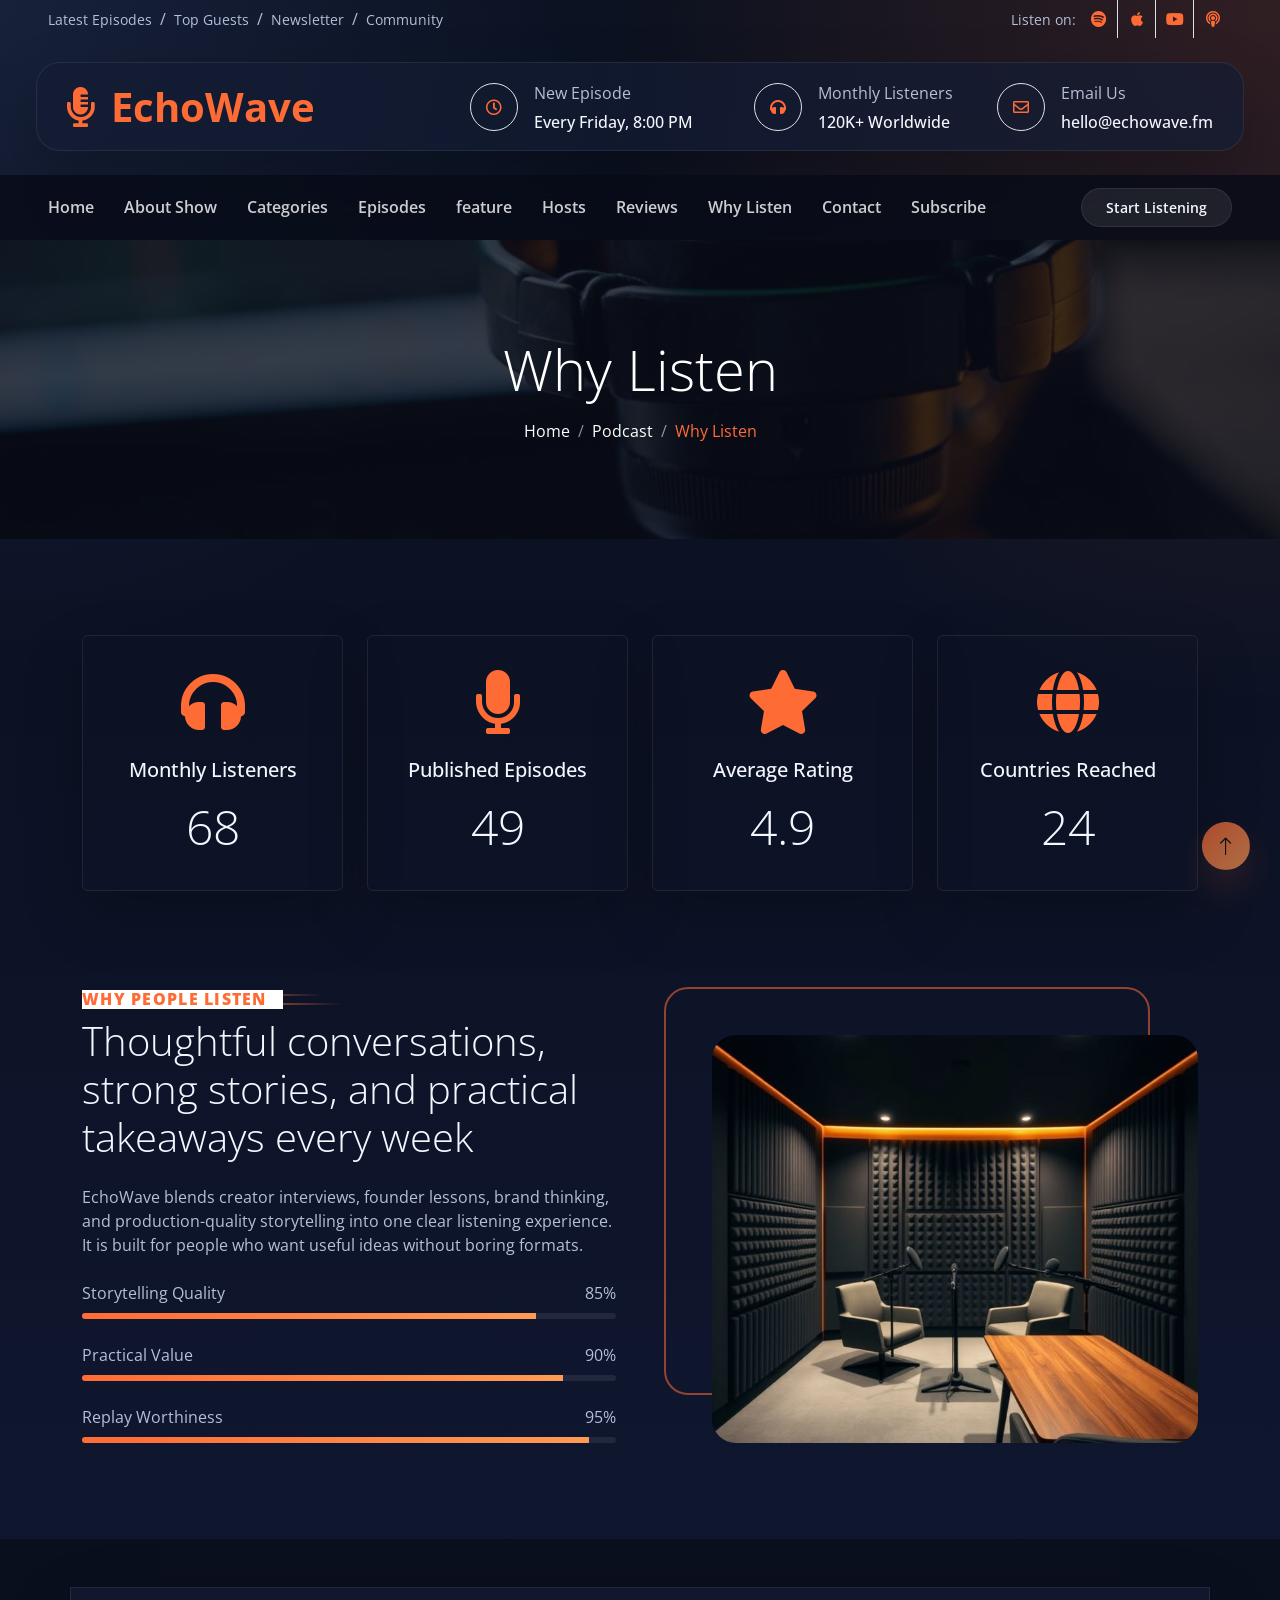
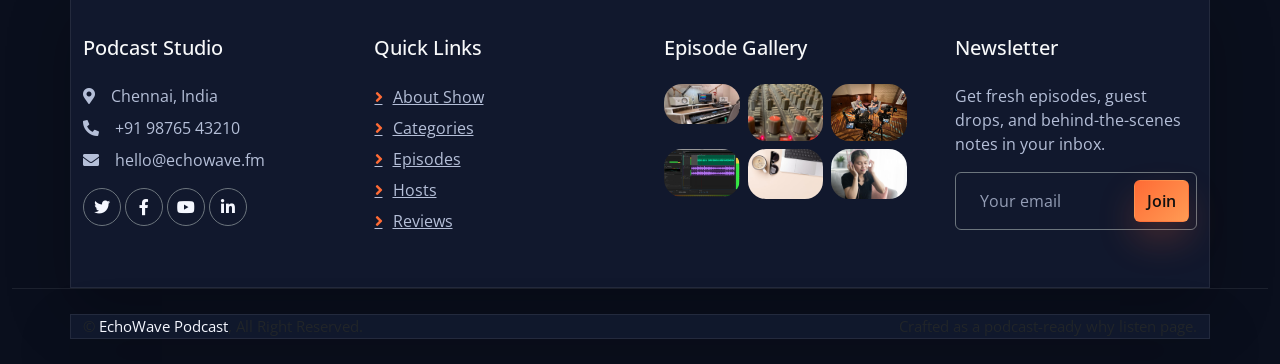
<file: feature.html>
<!DOCTYPE html>
<html lang="en">

<head>
    <meta charset="utf-8">
    <title>EchoWave Podcast - Why Listen</title>
    <meta content="width=device-width, initial-scale=1.0" name="viewport">
    <meta content="podcast, why listen, features, storytelling" name="keywords">
    <meta content="EchoWave podcast why listen page" name="description">

    <link href="img/favicon.ico" rel="icon">

    <link rel="preconnect" href="https://fonts.googleapis.com">
    <link rel="preconnect" href="https://fonts.gstatic.com" crossorigin>
    <link href="https://fonts.googleapis.com/css2?family=Open+Sans:wght@400;500;600;700;800&display=swap" rel="stylesheet">

    <link href="https://cdnjs.cloudflare.com/ajax/libs/font-awesome/5.10.0/css/all.min.css" rel="stylesheet">
    <link href="https://cdn.jsdelivr.net/npm/bootstrap-icons@1.4.1/font/bootstrap-icons.css" rel="stylesheet">

    <link href="lib/animate/animate.min.css" rel="stylesheet">
    <link href="lib/owlcarousel/assets/owl.carousel.min.css" rel="stylesheet">
    <link href="lib/lightbox/css/lightbox.min.css" rel="stylesheet">

    <link href="https://cdn.jsdelivr.net/npm/bootstrap@5.0.0/dist/css/bootstrap.min.css" rel="stylesheet">
    <link href="css/style.css" rel="stylesheet">
</head>

<body>
    <div id="spinner" class="show bg-white position-fixed translate-middle w-100 vh-100 top-50 start-50 d-flex align-items-center justify-content-center">
        <div class="spinner-border position-relative text-primary" style="width: 6rem; height: 6rem;" role="status"></div>
        <i class="fa fa-microphone-alt fa-2x text-primary position-absolute top-50 start-50 translate-middle"></i>
    </div>

    <div class="container-fluid bg-light px-0 wow fadeIn" data-wow-delay="0.1s">
        <div class="row gx-0 align-items-center d-none d-lg-flex">
            <div class="col-lg-6 px-5 text-start">
                <ol class="breadcrumb mb-0">
                    <li class="breadcrumb-item"><a class="small text-secondary" href="#">Latest Episodes</a></li>
                    <li class="breadcrumb-item"><a class="small text-secondary" href="#">Top Guests</a></li>
                    <li class="breadcrumb-item"><a class="small text-secondary" href="#">Newsletter</a></li>
                    <li class="breadcrumb-item"><a class="small text-secondary" href="#">Community</a></li>
                </ol>
            </div>
            <div class="col-lg-6 px-5 text-end">
                <small>Listen on:</small>
                <div class="h-100 d-inline-flex align-items-center">
                    <a class="btn-square text-primary border-end rounded-0" href="#"><i class="fab fa-spotify"></i></a>
                    <a class="btn-square text-primary border-end rounded-0" href="#"><i class="fab fa-apple"></i></a>
                    <a class="btn-square text-primary border-end rounded-0" href="#"><i class="fab fa-youtube"></i></a>
                    <a class="btn-square text-primary pe-0" href="#"><i class="fas fa-podcast"></i></a>
                </div>
            </div>
        </div>
    </div>

    <div class="container-fluid py-4 px-5 wow fadeIn" data-wow-delay="0.1s">
        <div class="row align-items-center top-bar">
            <div class="col-lg-4 col-md-12 text-center text-lg-start">
                <a href="index.html" class="navbar-brand m-0 p-0">
                    <h1 class="fw-bold text-primary m-0"><i class="fa fa-microphone-alt me-3"></i>EchoWave</h1>
                </a>
            </div>
            <div class="col-lg-8 col-md-7 d-none d-lg-block">
                <div class="row">
                    <div class="col-4">
                        <div class="d-flex align-items-center justify-content-end">
                            <div class="flex-shrink-0 btn-lg-square border rounded-circle">
                                <i class="far fa-clock text-primary"></i>
                            </div>
                            <div class="ps-3">
                                <p class="mb-2">New Episode</p>
                                <h6 class="mb-0">Every Friday, 8:00 PM</h6>
                            </div>
                        </div>
                    </div>
                    <div class="col-4">
                        <div class="d-flex align-items-center justify-content-end">
                            <div class="flex-shrink-0 btn-lg-square border rounded-circle">
                                <i class="fa fa-headphones text-primary"></i>
                            </div>
                            <div class="ps-3">
                                <p class="mb-2">Monthly Listeners</p>
                                <h6 class="mb-0">120K+ Worldwide</h6>
                            </div>
                        </div>
                    </div>
                    <div class="col-4">
                        <div class="d-flex align-items-center justify-content-end">
                            <div class="flex-shrink-0 btn-lg-square border rounded-circle">
                                <i class="far fa-envelope text-primary"></i>
                            </div>
                            <div class="ps-3">
                                <p class="mb-2">Email Us</p>
                                <h6 class="mb-0">hello@echowave.fm</h6>
                            </div>
                        </div>
                    </div>
                </div>
            </div>
        </div>
    </div>

    <nav class="navbar navbar-expand-lg bg-primary navbar-dark sticky-top py-lg-0 px-lg-5 wow fadeIn" data-wow-delay="0.1s">
        <a href="#" class="navbar-brand ms-3 d-lg-none">MENU</a>
        <button type="button" class="navbar-toggler me-3" data-bs-toggle="collapse" data-bs-target="#navbarCollapse">
            <span class="navbar-toggler-icon"></span>
        </button>
        <div class="collapse navbar-collapse" id="navbarCollapse">
            <div class="navbar-nav me-auto p-3 p-lg-0">
                <a href="index.html" class="nav-item nav-link">Home</a>
                <a href="about.html" class="nav-item nav-link">About Show</a>
                <a href="service.html" class="nav-item nav-link">Categories</a>
                <a href="project.html" class="nav-item nav-link">Episodes</a>
                <a href="#feature.html" class="nav-item nav-link">feature</a>
                <a href="team.html" class="nav-item nav-link">Hosts</a>
                <a href="testimonial.html" class="nav-item nav-link">Reviews</a>
                <a href="feature.html" class="nav-item nav-link">Why Listen</a>
                <a href="contact.html" class="nav-item nav-link">Contact</a>
                <a href="#newsletter" class="nav-item nav-link">Subscribe</a>
            </div>
            <a href="project.html" class="btn btn-sm btn-light rounded-pill py-2 px-4 d-none d-lg-block">Start Listening</a>
        </div>
    </nav>

    <div class="container-fluid page-header py-5 mb-5 wow fadeIn" data-wow-delay="0.1s">
        <div class="container text-center py-5">
            <h1 class="display-4 text-white animated slideInDown mb-3">Why Listen</h1>
            <nav aria-label="breadcrumb animated slideInDown">
                <ol class="breadcrumb justify-content-center mb-0">
                    <li class="breadcrumb-item"><a class="text-white" href="#">Home</a></li>
                    <li class="breadcrumb-item"><a class="text-white" href="#">Podcast</a></li>
                    <li class="breadcrumb-item text-primary active" aria-current="page">Why Listen</li>
                </ol>
            </nav>
        </div>
    </div>

    <div class="container-xxl py-5">
        <div class="container">
            <div class="row g-4">
                <div class="col-lg-3 col-md-6 wow fadeInUp" data-wow-delay="0.1s">
                    <div class="fact-item bg-light rounded text-center h-100 p-5">
                        <i class="fa fa-headphones fa-4x text-primary mb-4"></i>
                        <h5 class="mb-3">Monthly Listeners</h5>
                        <h1 class="display-5 mb-0" data-toggle="counter-up">120</h1>
                    </div>
                </div>
                <div class="col-lg-3 col-md-6 wow fadeInUp" data-wow-delay="0.3s">
                    <div class="fact-item bg-light rounded text-center h-100 p-5">
                        <i class="fa fa-microphone fa-4x text-primary mb-4"></i>
                        <h5 class="mb-3">Published Episodes</h5>
                        <h1 class="display-5 mb-0" data-toggle="counter-up">86</h1>
                    </div>
                </div>
                <div class="col-lg-3 col-md-6 wow fadeInUp" data-wow-delay="0.5s">
                    <div class="fact-item bg-light rounded text-center h-100 p-5">
                        <i class="fa fa-star fa-4x text-primary mb-4"></i>
                        <h5 class="mb-3">Average Rating</h5>
                        <h1 class="display-5 mb-0">4.9</h1>
                    </div>
                </div>
                <div class="col-lg-3 col-md-6 wow fadeInUp" data-wow-delay="0.7s">
                    <div class="fact-item bg-light rounded text-center h-100 p-5">
                        <i class="fa fa-globe fa-4x text-primary mb-4"></i>
                        <h5 class="mb-3">Countries Reached</h5>
                        <h1 class="display-5 mb-0" data-toggle="counter-up">42</h1>
                    </div>
                </div>
            </div>
        </div>
    </div>

    <div class="container-xxl py-5">
        <div class="container">
            <div class="row g-5">
                <div class="col-lg-6 wow fadeInUp" data-wow-delay="0.1s">
                    <div class="h-100">
                        <h6 class="section-title bg-white text-start text-primary pe-3">Why People Listen</h6>
                        <h1 class="display-6 mb-4">Thoughtful conversations, strong stories, and practical takeaways every week</h1>
                        <p class="mb-4">EchoWave blends creator interviews, founder lessons, brand thinking, and production-quality storytelling into one clear listening experience. It is built for people who want useful ideas without boring formats.</p>
                        <div class="row g-4">
                            <div class="col-12">
                                <div class="skill">
                                    <div class="d-flex justify-content-between">
                                        <p class="mb-2">Storytelling Quality</p>
                                        <p class="mb-2">85%</p>
                                    </div>
                                    <div class="progress">
                                        <div class="progress-bar bg-primary" role="progressbar" aria-valuenow="85" aria-valuemin="0" aria-valuemax="100"></div>
                                    </div>
                                </div>
                            </div>
                            <div class="col-12">
                                <div class="skill">
                                    <div class="d-flex justify-content-between">
                                        <p class="mb-2">Practical Value</p>
                                        <p class="mb-2">90%</p>
                                    </div>
                                    <div class="progress">
                                        <div class="progress-bar bg-primary" role="progressbar" aria-valuenow="90" aria-valuemin="0" aria-valuemax="100"></div>
                                    </div>
                                </div>
                            </div>
                            <div class="col-12">
                                <div class="skill">
                                    <div class="d-flex justify-content-between">
                                        <p class="mb-2">Replay Worthiness</p>
                                        <p class="mb-2">95%</p>
                                    </div>
                                    <div class="progress">
                                        <div class="progress-bar bg-primary" role="progressbar" aria-valuenow="95" aria-valuemin="0" aria-valuemax="100"></div>
                                    </div>
                                </div>
                            </div>
                        </div>
                    </div>
                </div>
                <div class="col-lg-6 wow fadeInUp" data-wow-delay="0.5s">
                    <div class="img-border">
                        <img class="img-fluid" src="img/feature.jpg" alt="Podcast feature image">
                    </div>
                </div>
            </div>
        </div>
    </div>

    <div class="container-fluid bg-dark text-body footer mt-5 pt-5 wow fadeIn" data-wow-delay="0.1s">
        <div class="container py-5">
            <div class="row g-5">
                <div class="col-lg-3 col-md-6">
                    <h5 class="text-light mb-4">Podcast Studio</h5>
                    <p class="mb-2"><i class="fa fa-map-marker-alt me-3"></i>Chennai, India</p>
                    <p class="mb-2"><i class="fa fa-phone-alt me-3"></i>+91 98765 43210</p>
                    <p class="mb-2"><i class="fa fa-envelope me-3"></i>hello@echowave.fm</p>
                    <div class="d-flex pt-2">
                        <a class="btn btn-square btn-outline-secondary rounded-circle me-1" href="#"><i class="fab fa-twitter"></i></a>
                        <a class="btn btn-square btn-outline-secondary rounded-circle me-1" href="#"><i class="fab fa-facebook-f"></i></a>
                        <a class="btn btn-square btn-outline-secondary rounded-circle me-1" href="#"><i class="fab fa-youtube"></i></a>
                        <a class="btn btn-square btn-outline-secondary rounded-circle me-0" href="#"><i class="fab fa-linkedin-in"></i></a>
                    </div>
                </div>
                <div class="col-lg-3 col-md-6">
                    <h5 class="text-light mb-4">Quick Links</h5>
                    <a class="btn btn-link" href="#">About Show</a>
                    <a class="btn btn-link" href="#">Categories</a>
                    <a class="btn btn-link" href="#">Episodes</a>
                    <a class="btn btn-link" href="#">Hosts</a>
                    <a class="btn btn-link" href="#">Reviews</a>
                </div>
                <div class="col-lg-3 col-md-6">
                    <h5 class="text-light mb-4">Episode Gallery</h5>
                    <div class="row g-2">
                        <div class="col-4"><img class="img-fluid rounded" src="img/project-1.jpg" alt="Episode 1"></div>
                        <div class="col-4"><img class="img-fluid rounded" src="img/project-2.jpg" alt="Episode 2"></div>
                        <div class="col-4"><img class="img-fluid rounded" src="img/project-3.jpg" alt="Episode 3"></div>
                        <div class="col-4"><img class="img-fluid rounded" src="img/project-4.jpg" alt="Episode 4"></div>
                        <div class="col-4"><img class="img-fluid rounded" src="img/project-5.jpg" alt="Episode 5"></div>
                        <div class="col-4"><img class="img-fluid rounded" src="img/project-6.jpg" alt="Episode 6"></div>
                    </div>
                </div>
                <div class="col-lg-3 col-md-6">
                    <h5 class="text-light mb-4">Newsletter</h5>
                    <p>Get fresh episodes, guest drops, and behind-the-scenes notes in your inbox.</p>
                    <div class="position-relative mx-auto" style="max-width: 400px;">
                        <input class="form-control bg-transparent border-secondary w-100 py-3 ps-4 pe-5" type="text" placeholder="Your email">
                        <button type="button" class="btn btn-primary py-2 position-absolute top-0 end-0 mt-2 me-2">Join</button>
                    </div>
                </div>
            </div>
        </div>
        <div class="container-fluid copyright">
            <div class="container">
                <div class="row">
                    <div class="col-md-6 text-center text-md-start mb-3 mb-md-0">
                        &copy; <a href="#">EchoWave Podcast</a>, All Right Reserved.
                    </div>
                    <div class="col-md-6 text-center text-md-end">
                        Crafted as a podcast-ready why listen page.
                    </div>
                </div>
            </div>
        </div>
    </div>

    <a href="#" class="btn btn-lg btn-primary btn-lg-square rounded-circle back-to-top"><i class="bi bi-arrow-up"></i></a>

    <script src="https://code.jquery.com/jquery-3.4.1.min.js"></script>
    <script src="https://cdn.jsdelivr.net/npm/bootstrap@5.0.0/dist/js/bootstrap.bundle.min.js"></script>
    <script src="lib/wow/wow.min.js"></script>
    <script src="lib/easing/easing.min.js"></script>
    <script src="lib/waypoints/waypoints.min.js"></script>
    <script src="lib/counterup/counterup.min.js"></script>
    <script src="lib/owlcarousel/owl.carousel.min.js"></script>
    <script src="lib/lightbox/js/lightbox.min.js"></script>
    <script src="js/main.js"></script>
</body>

</html>
</file>
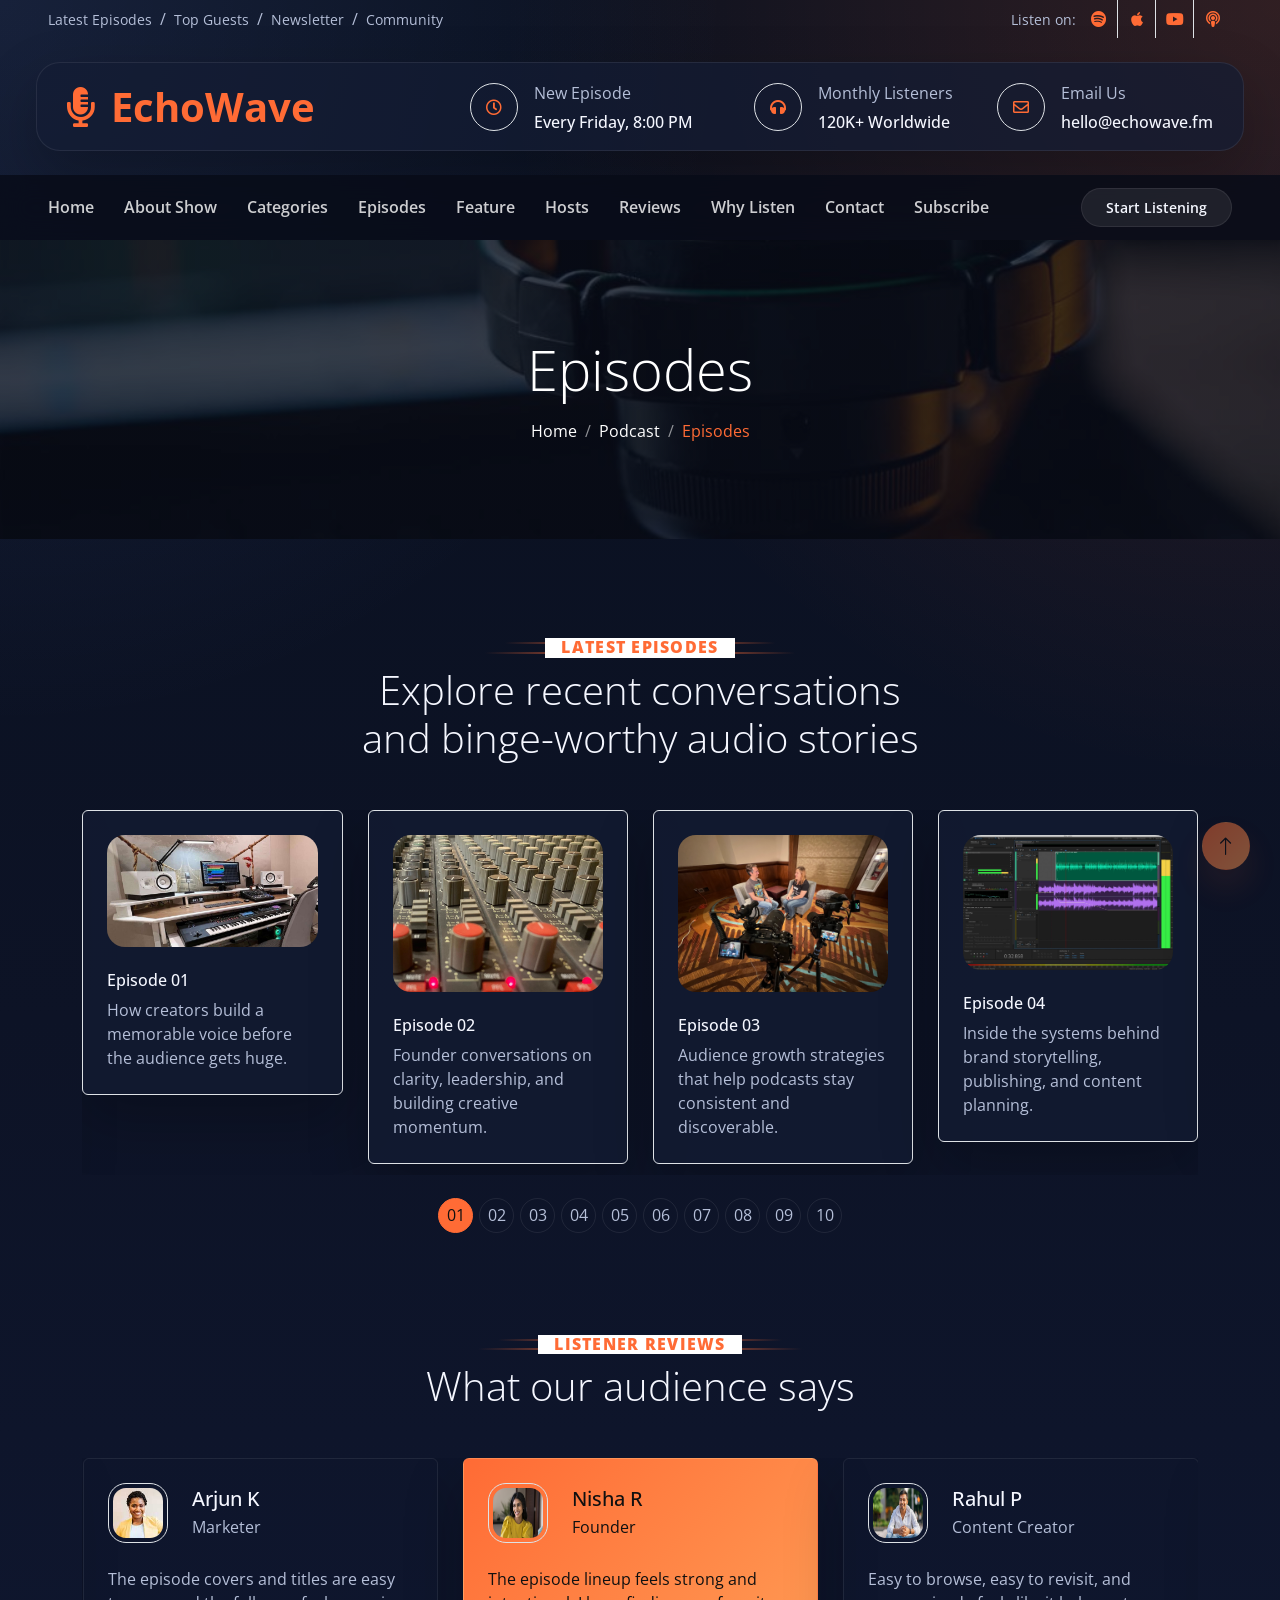
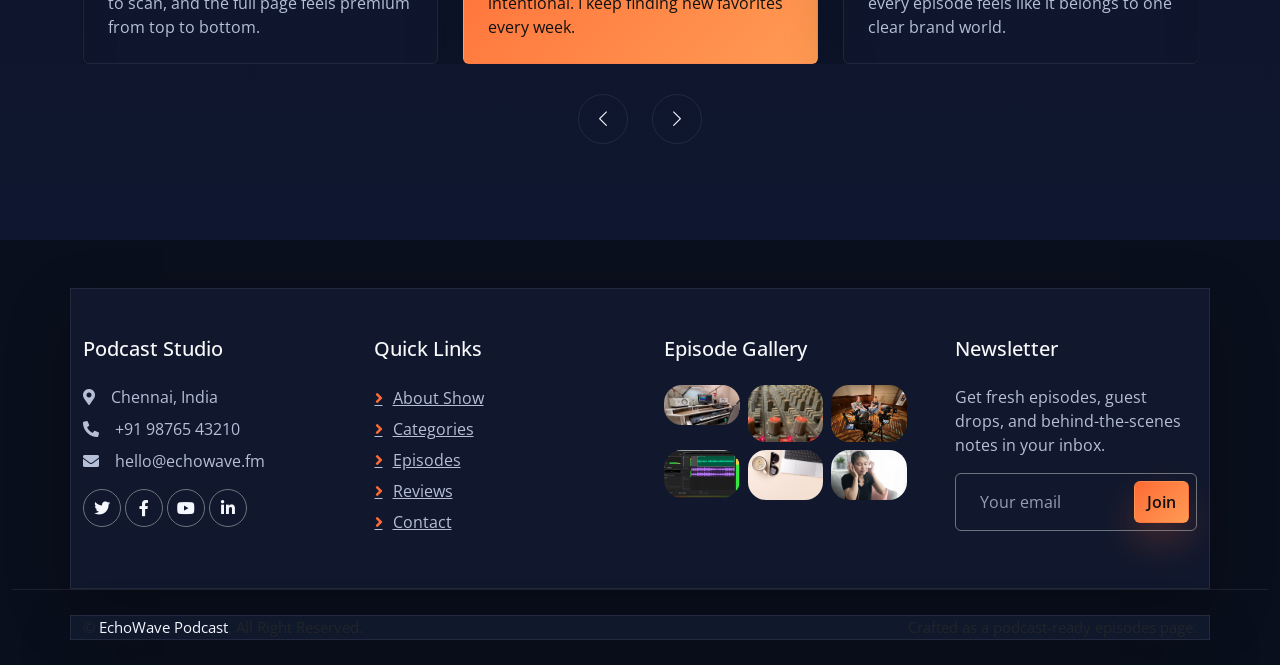
<file: project.html>
<!DOCTYPE html>
<html lang="en">

<head>
    <meta charset="utf-8">
    <title>EchoWave Podcast - Episodes</title>
    <meta content="width=device-width, initial-scale=1.0" name="viewport">
    <meta content="podcast, episodes, interviews, creators" name="keywords">
    <meta content="EchoWave podcast episodes page" name="description">

    <link href="img/favicon.ico" rel="icon">

    <link rel="preconnect" href="https://fonts.googleapis.com">
    <link rel="preconnect" href="https://fonts.gstatic.com" crossorigin>
    <link href="https://fonts.googleapis.com/css2?family=Open+Sans:wght@400;500;600;700;800&display=swap" rel="stylesheet">

    <link href="https://cdnjs.cloudflare.com/ajax/libs/font-awesome/5.10.0/css/all.min.css" rel="stylesheet">
    <link href="https://cdn.jsdelivr.net/npm/bootstrap-icons@1.4.1/font/bootstrap-icons.css" rel="stylesheet">

    <link href="lib/animate/animate.min.css" rel="stylesheet">
    <link href="lib/owlcarousel/assets/owl.carousel.min.css" rel="stylesheet">
    <link href="lib/lightbox/css/lightbox.min.css" rel="stylesheet">

    <link href="https://cdn.jsdelivr.net/npm/bootstrap@5.0.0/dist/css/bootstrap.min.css" rel="stylesheet">
    <link href="css/style.css" rel="stylesheet">
</head>

<body>
    <div id="spinner" class="show bg-white position-fixed translate-middle w-100 vh-100 top-50 start-50 d-flex align-items-center justify-content-center">
        <div class="spinner-border position-relative text-primary" style="width: 6rem; height: 6rem;" role="status"></div>
        <i class="fa fa-microphone-alt fa-2x text-primary position-absolute top-50 start-50 translate-middle"></i>
    </div>

    <div class="container-fluid bg-light px-0 wow fadeIn" data-wow-delay="0.1s">
        <div class="row gx-0 align-items-center d-none d-lg-flex">
            <div class="col-lg-6 px-5 text-start">
                <ol class="breadcrumb mb-0">
                    <li class="breadcrumb-item"><a class="small text-secondary" href="#">Latest Episodes</a></li>
                    <li class="breadcrumb-item"><a class="small text-secondary" href="#">Top Guests</a></li>
                    <li class="breadcrumb-item"><a class="small text-secondary" href="#">Newsletter</a></li>
                    <li class="breadcrumb-item"><a class="small text-secondary" href="#">Community</a></li>
                </ol>
            </div>
            <div class="col-lg-6 px-5 text-end">
                <small>Listen on:</small>
                <div class="h-100 d-inline-flex align-items-center">
                    <a class="btn-square text-primary border-end rounded-0" href="#"><i class="fab fa-spotify"></i></a>
                    <a class="btn-square text-primary border-end rounded-0" href="#"><i class="fab fa-apple"></i></a>
                    <a class="btn-square text-primary border-end rounded-0" href="#"><i class="fab fa-youtube"></i></a>
                    <a class="btn-square text-primary pe-0" href="#"><i class="fas fa-podcast"></i></a>
                </div>
            </div>
        </div>
    </div>

    <div class="container-fluid py-4 px-5 wow fadeIn" data-wow-delay="0.1s">
        <div class="row align-items-center top-bar">
            <div class="col-lg-4 col-md-12 text-center text-lg-start">
                <a href="index.html" class="navbar-brand m-0 p-0">
                    <h1 class="fw-bold text-primary m-0"><i class="fa fa-microphone-alt me-3"></i>EchoWave</h1>
                </a>
            </div>
            <div class="col-lg-8 col-md-7 d-none d-lg-block">
                <div class="row">
                    <div class="col-4">
                        <div class="d-flex align-items-center justify-content-end">
                            <div class="flex-shrink-0 btn-lg-square border rounded-circle">
                                <i class="far fa-clock text-primary"></i>
                            </div>
                            <div class="ps-3">
                                <p class="mb-2">New Episode</p>
                                <h6 class="mb-0">Every Friday, 8:00 PM</h6>
                            </div>
                        </div>
                    </div>
                    <div class="col-4">
                        <div class="d-flex align-items-center justify-content-end">
                            <div class="flex-shrink-0 btn-lg-square border rounded-circle">
                                <i class="fa fa-headphones text-primary"></i>
                            </div>
                            <div class="ps-3">
                                <p class="mb-2">Monthly Listeners</p>
                                <h6 class="mb-0">120K+ Worldwide</h6>
                            </div>
                        </div>
                    </div>
                    <div class="col-4">
                        <div class="d-flex align-items-center justify-content-end">
                            <div class="flex-shrink-0 btn-lg-square border rounded-circle">
                                <i class="far fa-envelope text-primary"></i>
                            </div>
                            <div class="ps-3">
                                <p class="mb-2">Email Us</p>
                                <h6 class="mb-0">hello@echowave.fm</h6>
                            </div>
                        </div>
                    </div>
                </div>
            </div>
        </div>
    </div>

    <nav class="navbar navbar-expand-lg bg-primary navbar-dark sticky-top py-lg-0 px-lg-5 wow fadeIn" data-wow-delay="0.1s">
        <a href="#" class="navbar-brand ms-3 d-lg-none">MENU</a>
        <button type="button" class="navbar-toggler me-3" data-bs-toggle="collapse" data-bs-target="#navbarCollapse">
            <span class="navbar-toggler-icon"></span>
        </button>
        <div class="collapse navbar-collapse" id="navbarCollapse">
            <div class="navbar-nav me-auto p-3 p-lg-0">
                <a href="index.html" class="nav-item nav-link">Home</a>
                <a href="about.html" class="nav-item nav-link">About Show</a>
                <a href="service.html" class="nav-item nav-link">Categories</a>
                <a href="project.html" class="nav-item nav-link">Episodes</a>
                <a href="#feature.html" class="nav-item nav-link">Feature</a>
                <a href="team.html" class="nav-item nav-link">Hosts</a>
                <a href="testimonial.html" class="nav-item nav-link">Reviews</a>
                <a href="feature.html" class="nav-item nav-link">Why Listen</a>
                <a href="contact.html" class="nav-item nav-link">Contact</a>
                <a href="#newsletter" class="nav-item nav-link">Subscribe</a>
            </div>
            <a href="#" class="btn btn-sm btn-light rounded-pill py-2 px-4 d-none d-lg-block">Start Listening</a>
        </div>
    </nav>

    <div class="container-fluid page-header py-5 mb-5 wow fadeIn" data-wow-delay="0.1s">
        <div class="container text-center py-5">
            <h1 class="display-4 text-white animated slideInDown mb-3">Episodes</h1>
            <nav aria-label="breadcrumb animated slideInDown">
                <ol class="breadcrumb justify-content-center mb-0">
                    <li class="breadcrumb-item"><a class="text-white" href="#">Home</a></li>
                    <li class="breadcrumb-item"><a class="text-white" href="#">Podcast</a></li>
                    <li class="breadcrumb-item text-primary active" aria-current="page">Episodes</li>
                </ol>
            </nav>
        </div>
    </div>

    <div class="container-xxl py-5">
        <div class="container">
            <div class="text-center mx-auto mb-5 wow fadeInUp" data-wow-delay="0.1s" style="max-width: 600px;">
                <h6 class="section-title bg-white text-center text-primary px-3">Latest Episodes</h6>
                <h1 class="display-6 mb-4">Explore recent conversations and binge-worthy audio stories</h1>
            </div>
            <div class="owl-carousel project-carousel wow fadeInUp" data-wow-delay="0.1s">
                <div class="project-item border rounded h-100 p-4" data-dot="01">
                    <div class="position-relative mb-4">
                        <img class="img-fluid rounded" src="img/project-1.jpg" alt="Episode 01">
                        <a href="img/project-1.jpg" data-lightbox="project"><i class="fa fa-play fa-2x"></i></a>
                    </div>
                    <h6>Episode 01</h6>
                    <span>How creators build a memorable voice before the audience gets huge.</span>
                </div>
                <div class="project-item border rounded h-100 p-4" data-dot="02">
                    <div class="position-relative mb-4">
                        <img class="img-fluid rounded" src="img/project-2.jpg" alt="Episode 02">
                        <a href="img/project-2.jpg" data-lightbox="project"><i class="fa fa-play fa-2x"></i></a>
                    </div>
                    <h6>Episode 02</h6>
                    <span>Founder conversations on clarity, leadership, and building creative momentum.</span>
                </div>
                <div class="project-item border rounded h-100 p-4" data-dot="03">
                    <div class="position-relative mb-4">
                        <img class="img-fluid rounded" src="img/project-3.jpg" alt="Episode 03">
                        <a href="img/project-3.jpg" data-lightbox="project"><i class="fa fa-play fa-2x"></i></a>
                    </div>
                    <h6>Episode 03</h6>
                    <span>Audience growth strategies that help podcasts stay consistent and discoverable.</span>
                </div>
                <div class="project-item border rounded h-100 p-4" data-dot="04">
                    <div class="position-relative mb-4">
                        <img class="img-fluid rounded" src="img/project-4.jpg" alt="Episode 04">
                        <a href="img/project-4.jpg" data-lightbox="project"><i class="fa fa-play fa-2x"></i></a>
                    </div>
                    <h6>Episode 04</h6>
                    <span>Inside the systems behind brand storytelling, publishing, and content planning.</span>
                </div>
                <div class="project-item border rounded h-100 p-4" data-dot="05">
                    <div class="position-relative mb-4">
                        <img class="img-fluid rounded" src="img/project-5.jpg" alt="Episode 05">
                        <a href="img/project-5.jpg" data-lightbox="project"><i class="fa fa-play fa-2x"></i></a>
                    </div>
                    <h6>Episode 05</h6>
                    <span>What makes a show binge-worthy, memorable, and easy to recommend.</span>
                </div>
                <div class="project-item border rounded h-100 p-4" data-dot="06">
                    <div class="position-relative mb-4">
                        <img class="img-fluid rounded" src="img/project-6.jpg" alt="Episode 06">
                        <a href="img/project-6.jpg" data-lightbox="project"><i class="fa fa-play fa-2x"></i></a>
                    </div>
                    <h6>Episode 06</h6>
                    <span>Behind-the-scenes production notes from scripting to editing and publishing.</span>
                </div>
                <div class="project-item border rounded h-100 p-4" data-dot="07">
                    <div class="position-relative mb-4">
                        <img class="img-fluid rounded" src="img/project-7.jpg" alt="Episode 07">
                        <a href="img/project-7.jpg" data-lightbox="project"><i class="fa fa-play fa-2x"></i></a>
                    </div>
                    <h6>Episode 07</h6>
                    <span>Listener questions on starting a show, staying consistent, and finding your format.</span>
                </div>
                <div class="project-item border rounded h-100 p-4" data-dot="08">
                    <div class="position-relative mb-4">
                        <img class="img-fluid rounded" src="img/project-8.jpg" alt="Episode 08">
                        <a href="img/project-8.jpg" data-lightbox="project"><i class="fa fa-play fa-2x"></i></a>
                    </div>
                    <h6>Episode 08</h6>
                    <span>How visual identity and audio identity work together for a strong podcast brand.</span>
                </div>
                <div class="project-item border rounded h-100 p-4" data-dot="09">
                    <div class="position-relative mb-4">
                        <img class="img-fluid rounded" src="img/project-9.jpg" alt="Episode 09">
                        <a href="img/project-9.jpg" data-lightbox="project"><i class="fa fa-play fa-2x"></i></a>
                    </div>
                    <h6>Episode 09</h6>
                    <span>Creator workflow episodes on writing, recording, clipping, and repurposing content.</span>
                </div>
                <div class="project-item border rounded h-100 p-4" data-dot="10">
                    <div class="position-relative mb-4">
                        <img class="img-fluid rounded" src="img/project-10.jpg" alt="Episode 10">
                        <a href="img/project-10.jpg" data-lightbox="project"><i class="fa fa-play fa-2x"></i></a>
                    </div>
                    <h6>Episode 10</h6>
                    <span>Big-picture conversations on media, culture, storytelling, and the future of audio.</span>
                </div>
            </div>
        </div>
    </div>

    <div class="container-xxl py-5">
        <div class="container">
            <div class="text-center mx-auto mb-5 wow fadeInUp" data-wow-delay="0.1s" style="max-width: 600px;">
                <h6 class="section-title bg-white text-center text-primary px-3">Listener Reviews</h6>
                <h1 class="display-6 mb-4">What our audience says</h1>
            </div>
            <div class="owl-carousel testimonial-carousel wow fadeInUp" data-wow-delay="0.1s">
                <div class="testimonial-item bg-light rounded p-4">
                    <div class="d-flex align-items-center mb-4">
                        <img class="flex-shrink-0 rounded-circle border p-1" src="img/testimonial-1.jpg" alt="Listener 1">
                        <div class="ms-4">
                            <h5 class="mb-1">Nisha R</h5>
                            <span>Founder</span>
                        </div>
                    </div>
                    <p class="mb-0">The episode lineup feels strong and intentional. I keep finding new favorites every week.</p>
                </div>
                <div class="testimonial-item bg-light rounded p-4">
                    <div class="d-flex align-items-center mb-4">
                        <img class="flex-shrink-0 rounded-circle border p-1" src="img/testimonial-2.jpg" alt="Listener 2">
                        <div class="ms-4">
                            <h5 class="mb-1">Rahul P</h5>
                            <span>Content Creator</span>
                        </div>
                    </div>
                    <p class="mb-0">Easy to browse, easy to revisit, and every episode feels like it belongs to one clear brand world.</p>
                </div>
                <div class="testimonial-item bg-light rounded p-4">
                    <div class="d-flex align-items-center mb-4">
                        <img class="flex-shrink-0 rounded-circle border p-1" src="img/testimonial-3.jpg" alt="Listener 3">
                        <div class="ms-4">
                            <h5 class="mb-1">Maya S</h5>
                            <span>Brand Strategist</span>
                        </div>
                    </div>
                    <p class="mb-0">This is exactly how a podcast episodes page should feel: clean, stylish, and binge-friendly.</p>
                </div>
                <div class="testimonial-item bg-light rounded p-4">
                    <div class="d-flex align-items-center mb-4">
                        <img class="flex-shrink-0 rounded-circle border p-1" src="img/testimonial-4.jpg" alt="Listener 4">
                        <div class="ms-4">
                            <h5 class="mb-1">Arjun K</h5>
                            <span>Marketer</span>
                        </div>
                    </div>
                    <p class="mb-0">The episode covers and titles are easy to scan, and the full page feels premium from top to bottom.</p>
                </div>
            </div>
        </div>
    </div>

    <div class="container-fluid bg-dark text-body footer mt-5 pt-5 wow fadeIn" data-wow-delay="0.1s">
        <div class="container py-5">
            <div class="row g-5">
                <div class="col-lg-3 col-md-6">
                    <h5 class="text-light mb-4">Podcast Studio</h5>
                    <p class="mb-2"><i class="fa fa-map-marker-alt me-3"></i>Chennai, India</p>
                    <p class="mb-2"><i class="fa fa-phone-alt me-3"></i>+91 98765 43210</p>
                    <p class="mb-2"><i class="fa fa-envelope me-3"></i>hello@echowave.fm</p>
                    <div class="d-flex pt-2">
                        <a class="btn btn-square btn-outline-secondary rounded-circle me-1" href="#"><i class="fab fa-twitter"></i></a>
                        <a class="btn btn-square btn-outline-secondary rounded-circle me-1" href="#"><i class="fab fa-facebook-f"></i></a>
                        <a class="btn btn-square btn-outline-secondary rounded-circle me-1" href="#"><i class="fab fa-youtube"></i></a>
                        <a class="btn btn-square btn-outline-secondary rounded-circle me-0" href="#"><i class="fab fa-linkedin-in"></i></a>
                    </div>
                </div>
                <div class="col-lg-3 col-md-6">
                    <h5 class="text-light mb-4">Quick Links</h5>
                    <a class="btn btn-link" href="#">About Show</a>
                    <a class="btn btn-link" href="#">Categories</a>
                    <a class="btn btn-link" href="#">Episodes</a>
                    <a class="btn btn-link" href="#">Reviews</a>
                    <a class="btn btn-link" href="#">Contact</a>
                </div>
                <div class="col-lg-3 col-md-6">
                    <h5 class="text-light mb-4">Episode Gallery</h5>
                    <div class="row g-2">
                        <div class="col-4"><img class="img-fluid rounded" src="img/project-1.jpg" alt="Episode 1"></div>
                        <div class="col-4"><img class="img-fluid rounded" src="img/project-2.jpg" alt="Episode 2"></div>
                        <div class="col-4"><img class="img-fluid rounded" src="img/project-3.jpg" alt="Episode 3"></div>
                        <div class="col-4"><img class="img-fluid rounded" src="img/project-4.jpg" alt="Episode 4"></div>
                        <div class="col-4"><img class="img-fluid rounded" src="img/project-5.jpg" alt="Episode 5"></div>
                        <div class="col-4"><img class="img-fluid rounded" src="img/project-6.jpg" alt="Episode 6"></div>
                    </div>
                </div>
                <div class="col-lg-3 col-md-6">
                    <h5 class="text-light mb-4">Newsletter</h5>
                    <p>Get fresh episodes, guest drops, and behind-the-scenes notes in your inbox.</p>
                    <div class="position-relative mx-auto" style="max-width: 400px;">
                        <input class="form-control bg-transparent border-secondary w-100 py-3 ps-4 pe-5" type="text" placeholder="Your email">
                        <button type="button" class="btn btn-primary py-2 position-absolute top-0 end-0 mt-2 me-2">Join</button>
                    </div>
                </div>
            </div>
        </div>
        <div class="container-fluid copyright">
            <div class="container">
                <div class="row">
                    <div class="col-md-6 text-center text-md-start mb-3 mb-md-0">
                        &copy; <a href="#">EchoWave Podcast</a>, All Right Reserved.
                    </div>
                    <div class="col-md-6 text-center text-md-end">
                        Crafted as a podcast-ready episodes page.
                    </div>
                </div>
            </div>
        </div>
    </div>

    <a href="#" class="btn btn-lg btn-primary btn-lg-square rounded-circle back-to-top"><i class="bi bi-arrow-up"></i></a>

    <script src="https://code.jquery.com/jquery-3.4.1.min.js"></script>
    <script src="https://cdn.jsdelivr.net/npm/bootstrap@5.0.0/dist/js/bootstrap.bundle.min.js"></script>
    <script src="lib/wow/wow.min.js"></script>
    <script src="lib/easing/easing.min.js"></script>
    <script src="lib/waypoints/waypoints.min.js"></script>
    <script src="lib/counterup/counterup.min.js"></script>
    <script src="lib/owlcarousel/owl.carousel.min.js"></script>
    <script src="lib/lightbox/js/lightbox.min.js"></script>
    <script src="js/main.js"></script>
</body>

</html>
</file>
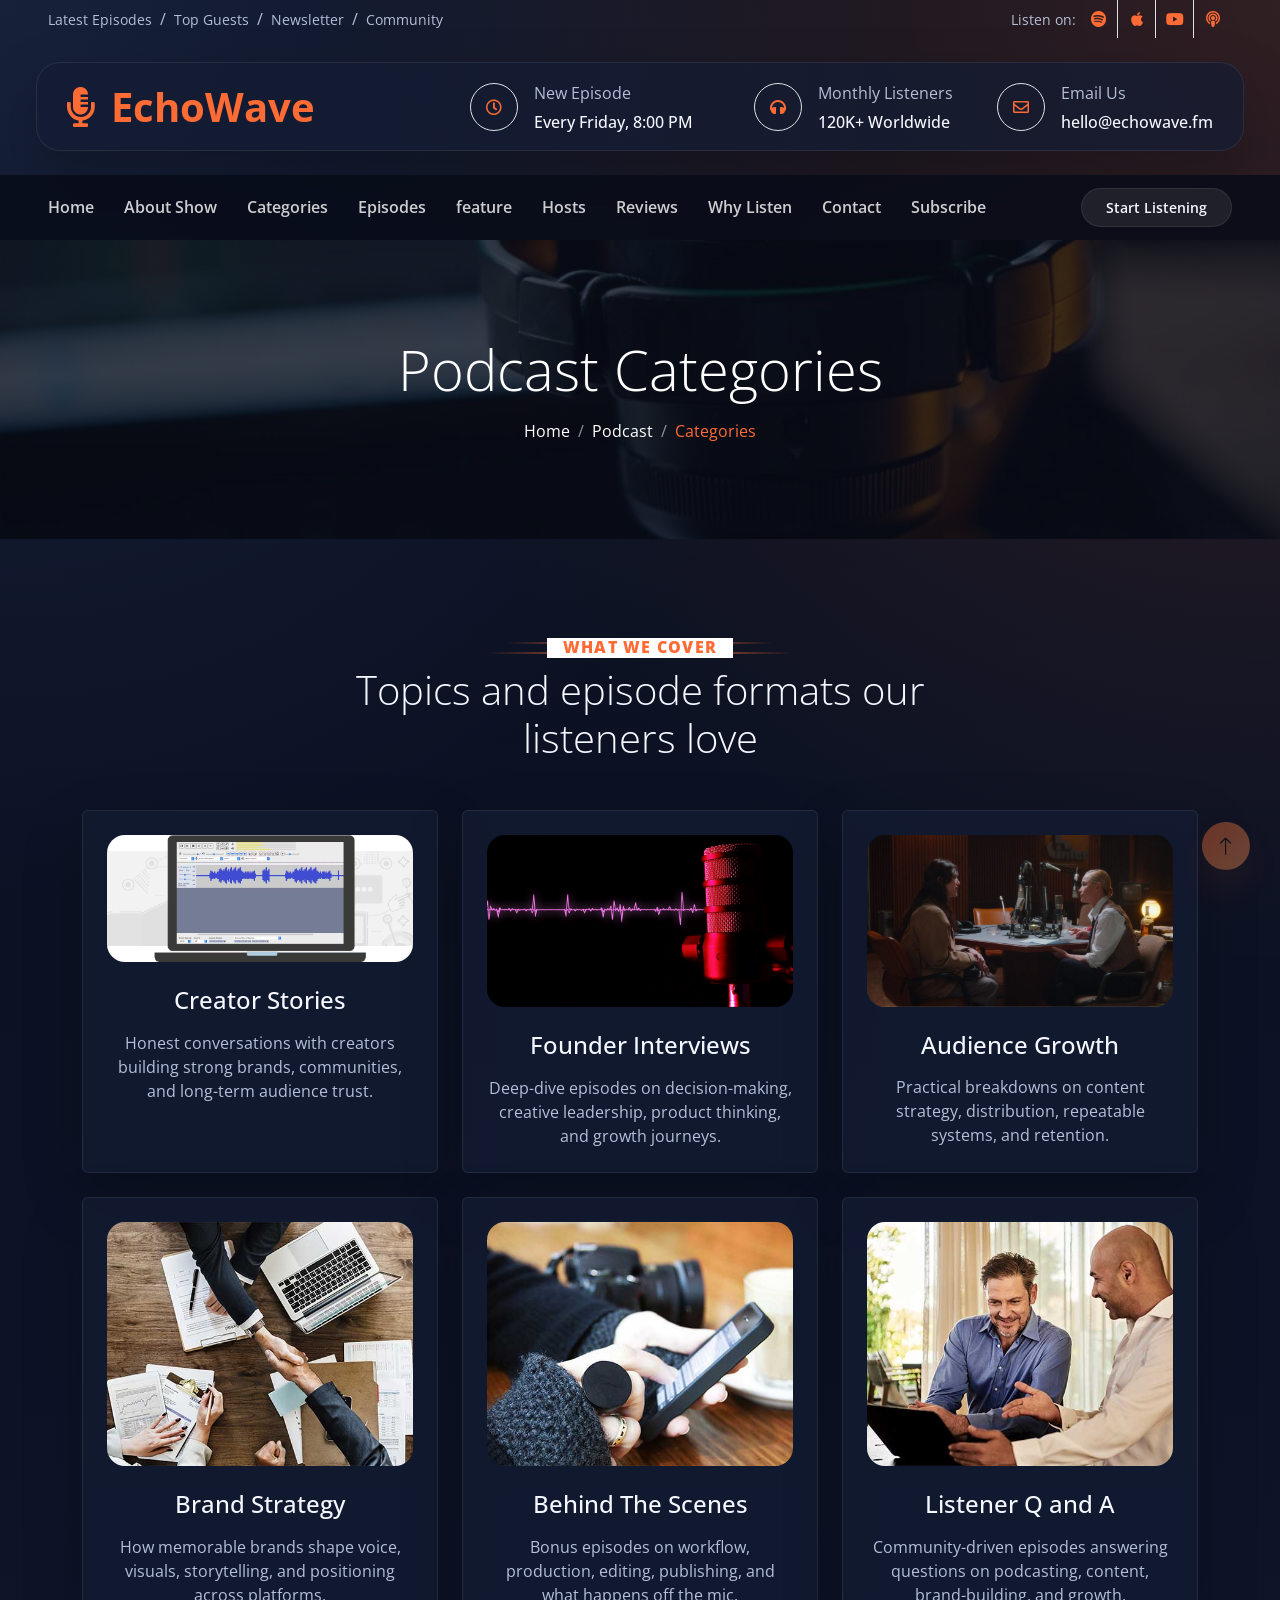
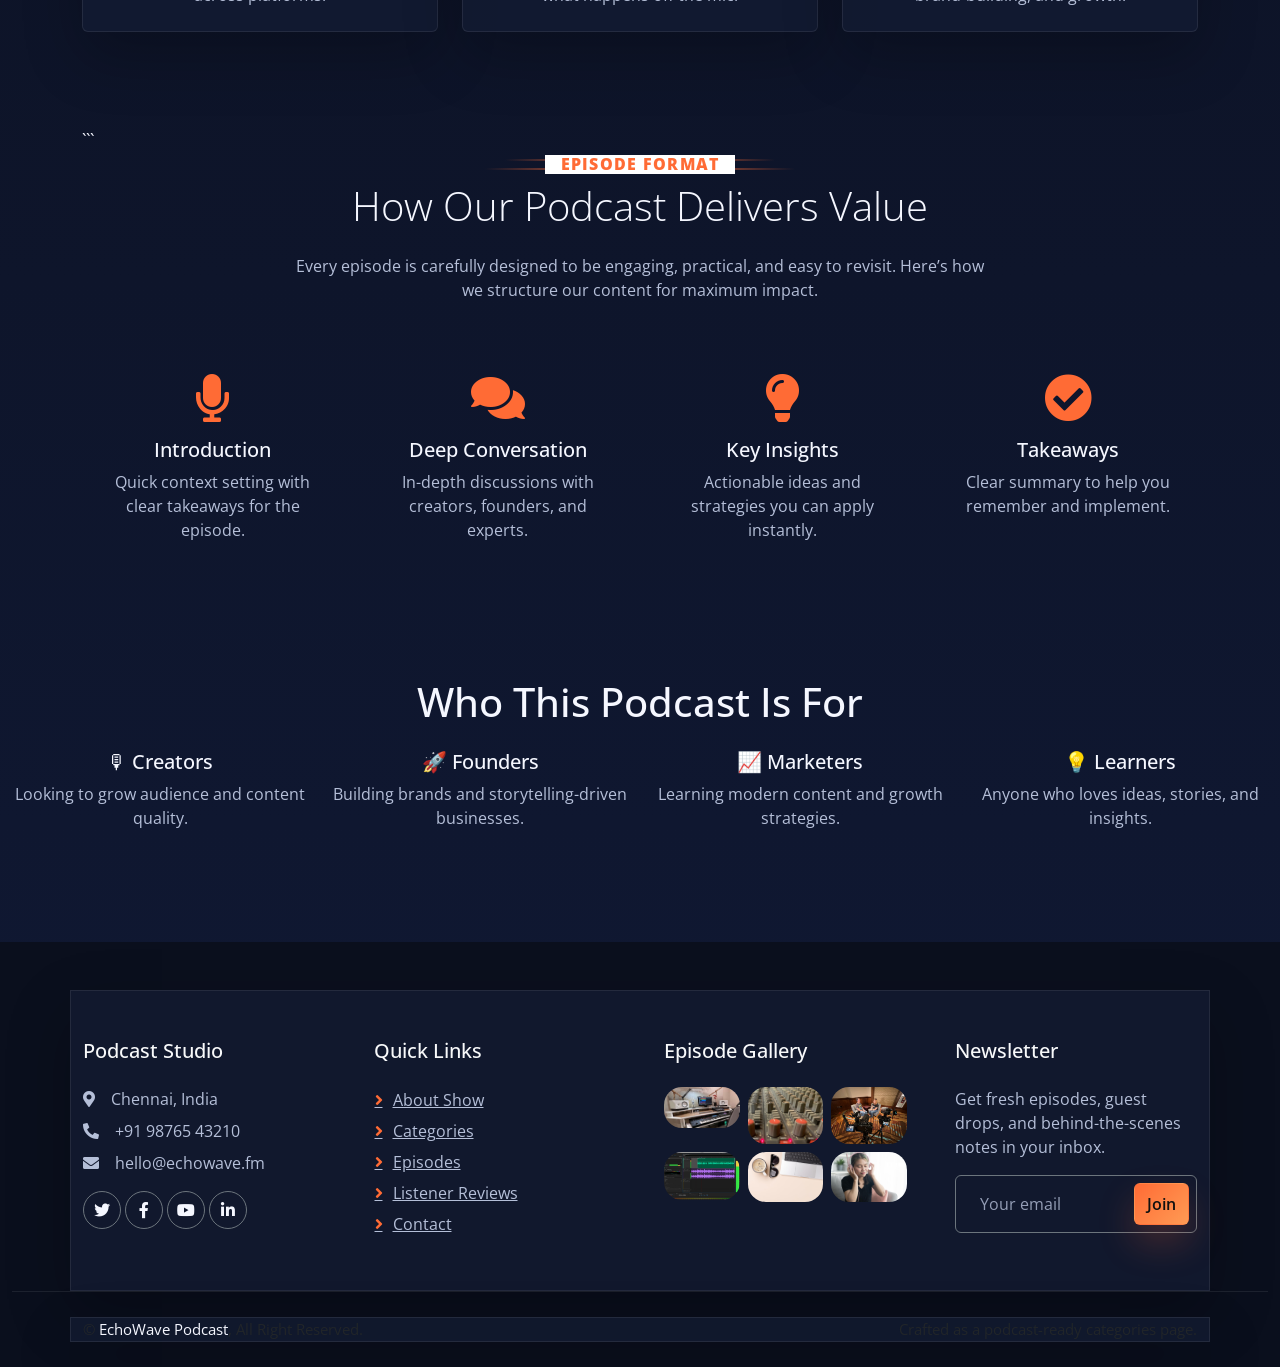
<file: service.html>
<!DOCTYPE html>
<html lang="en">

<head>
    <meta charset="utf-8">
    <title>EchoWave Podcast - Podcast Categories</title>
    <meta content="width=device-width, initial-scale=1.0" name="viewport">
    <meta content="podcast, categories, episodes, creators" name="keywords">
    <meta content="EchoWave podcast categories page" name="description">

    <link href="img/favicon.ico" rel="icon">

    <link rel="preconnect" href="https://fonts.googleapis.com">
    <link rel="preconnect" href="https://fonts.gstatic.com" crossorigin>
    <link href="https://fonts.googleapis.com/css2?family=Open+Sans:wght@400;500;600;700;800&display=swap" rel="stylesheet">

    <link href="https://cdnjs.cloudflare.com/ajax/libs/font-awesome/5.10.0/css/all.min.css" rel="stylesheet">
    <link href="https://cdn.jsdelivr.net/npm/bootstrap-icons@1.4.1/font/bootstrap-icons.css" rel="stylesheet">

    <link href="lib/animate/animate.min.css" rel="stylesheet">
    <link href="lib/owlcarousel/assets/owl.carousel.min.css" rel="stylesheet">
    <link href="lib/lightbox/css/lightbox.min.css" rel="stylesheet">

    <link href="https://cdn.jsdelivr.net/npm/bootstrap@5.0.0/dist/css/bootstrap.min.css" rel="stylesheet">
    <link href="css/style.css" rel="stylesheet">
</head>

<body>
    <div id="spinner" class="show bg-white position-fixed translate-middle w-100 vh-100 top-50 start-50 d-flex align-items-center justify-content-center">
        <div class="spinner-border position-relative text-primary" style="width: 6rem; height: 6rem;" role="status"></div>
        <i class="fa fa-microphone-alt fa-2x text-primary position-absolute top-50 start-50 translate-middle"></i>
    </div>

    <div class="container-fluid bg-light px-0 wow fadeIn" data-wow-delay="0.1s">
        <div class="row gx-0 align-items-center d-none d-lg-flex">
            <div class="col-lg-6 px-5 text-start">
                <ol class="breadcrumb mb-0">
                    <li class="breadcrumb-item"><a class="small text-secondary" href="#">Latest Episodes</a></li>
                    <li class="breadcrumb-item"><a class="small text-secondary" href="#">Top Guests</a></li>
                    <li class="breadcrumb-item"><a class="small text-secondary" href="#">Newsletter</a></li>
                    <li class="breadcrumb-item"><a class="small text-secondary" href="#">Community</a></li>
                </ol>
            </div>
            <div class="col-lg-6 px-5 text-end">
                <small>Listen on:</small>
                <div class="h-100 d-inline-flex align-items-center">
                    <a class="btn-square text-primary border-end rounded-0" href="#"><i class="fab fa-spotify"></i></a>
                    <a class="btn-square text-primary border-end rounded-0" href="#"><i class="fab fa-apple"></i></a>
                    <a class="btn-square text-primary border-end rounded-0" href="#"><i class="fab fa-youtube"></i></a>
                    <a class="btn-square text-primary pe-0" href="#"><i class="fas fa-podcast"></i></a>
                </div>
            </div>
        </div>
    </div>

    <div class="container-fluid py-4 px-5 wow fadeIn" data-wow-delay="0.1s">
        <div class="row align-items-center top-bar">
            <div class="col-lg-4 col-md-12 text-center text-lg-start">
                <a href="index.html" class="navbar-brand m-0 p-0">
                    <h1 class="fw-bold text-primary m-0"><i class="fa fa-microphone-alt me-3"></i>EchoWave</h1>
                </a>
            </div>
            <div class="col-lg-8 col-md-7 d-none d-lg-block">
                <div class="row">
                    <div class="col-4">
                        <div class="d-flex align-items-center justify-content-end">
                            <div class="flex-shrink-0 btn-lg-square border rounded-circle">
                                <i class="far fa-clock text-primary"></i>
                            </div>
                            <div class="ps-3">
                                <p class="mb-2">New Episode</p>
                                <h6 class="mb-0">Every Friday, 8:00 PM</h6>
                            </div>
                        </div>
                    </div>
                    <div class="col-4">
                        <div class="d-flex align-items-center justify-content-end">
                            <div class="flex-shrink-0 btn-lg-square border rounded-circle">
                                <i class="fa fa-headphones text-primary"></i>
                            </div>
                            <div class="ps-3">
                                <p class="mb-2">Monthly Listeners</p>
                                <h6 class="mb-0">120K+ Worldwide</h6>
                            </div>
                        </div>
                    </div>
                    <div class="col-4">
                        <div class="d-flex align-items-center justify-content-end">
                            <div class="flex-shrink-0 btn-lg-square border rounded-circle">
                                <i class="far fa-envelope text-primary"></i>
                            </div>
                            <div class="ps-3">
                                <p class="mb-2">Email Us</p>
                                <h6 class="mb-0">hello@echowave.fm</h6>
                            </div>
                        </div>
                    </div>
                </div>
            </div>
        </div>
    </div>

    <nav class="navbar navbar-expand-lg bg-primary navbar-dark sticky-top py-lg-0 px-lg-5 wow fadeIn" data-wow-delay="0.1s">
        <a href="#" class="navbar-brand ms-3 d-lg-none">MENU</a>
        <button type="button" class="navbar-toggler me-3" data-bs-toggle="collapse" data-bs-target="#navbarCollapse">
            <span class="navbar-toggler-icon"></span>
        </button>
        <div class="collapse navbar-collapse" id="navbarCollapse">
            <div class="navbar-nav me-auto p-3 p-lg-0">
               <a href="index.html" class="nav-item nav-link">Home</a>
                <a href="about.html" class="nav-item nav-link">About Show</a>
                <a href="service.html" class="nav-item nav-link">Categories</a>
                <a href="project.html" class="nav-item nav-link">Episodes</a>
                <a href="#feature.html" class="nav-item nav-link">feature</a>
                <a href="team.html" class="nav-item nav-link">Hosts</a>
                <a href="testimonial.html" class="nav-item nav-link">Reviews</a>
                <a href="feature.html" class="nav-item nav-link">Why Listen</a>
                <a href="contact.html" class="nav-item nav-link">Contact</a>
                <a href="#newsletter" class="nav-item nav-link">Subscribe</a>
            </div>
            <a href="#" class="btn btn-sm btn-light rounded-pill py-2 px-4 d-none d-lg-block">Start Listening</a>
        </div>
    </nav>

    <div class="container-fluid page-header py-5 mb-5 wow fadeIn" data-wow-delay="0.1s">
        <div class="container text-center py-5">
            <h1 class="display-4 text-white animated slideInDown mb-3">Podcast Categories</h1>
            <nav aria-label="breadcrumb animated slideInDown">
                <ol class="breadcrumb justify-content-center mb-0">
                    <li class="breadcrumb-item"><a class="text-white" href="#">Home</a></li>
                    <li class="breadcrumb-item"><a class="text-white" href="#">Podcast</a></li>
                    <li class="breadcrumb-item text-primary active" aria-current="page">Categories</li>
                </ol>
            </nav>
        </div>
    </div>

    <div class="container-xxl py-5">
        <div class="container">
            <div class="text-center mx-auto mb-5 wow fadeInUp" data-wow-delay="0.1s" style="max-width: 600px;">
                <h6 class="section-title bg-white text-center text-primary px-3">What We Cover</h6>
                <h1 class="display-6 mb-4">Topics and episode formats our listeners love</h1>
            </div>
            <div class="row g-4">
                <div class="col-lg-4 col-md-6 wow fadeInUp" data-wow-delay="0.1s">
                    <a class="service-item d-block rounded text-center h-100 p-4" href="#">
                        <img class="img-fluid rounded mb-4" src="img/service-1.jpg" alt="Creator Stories">
                        <h4 class="mb-3">Creator Stories</h4>
                        <p class="mb-0">Honest conversations with creators building strong brands, communities, and long-term audience trust.</p>
                    </a>
                </div>
                <div class="col-lg-4 col-md-6 wow fadeInUp" data-wow-delay="0.3s">
                    <a class="service-item d-block rounded text-center h-100 p-4" href="#">
                        <img class="img-fluid rounded mb-4" src="img/service-2.jpg" alt="Founder Interviews">
                        <h4 class="mb-3">Founder Interviews</h4>
                        <p class="mb-0">Deep-dive episodes on decision-making, creative leadership, product thinking, and growth journeys.</p>
                    </a>
                </div>
                <div class="col-lg-4 col-md-6 wow fadeInUp" data-wow-delay="0.5s">
                    <a class="service-item d-block rounded text-center h-100 p-4" href="#">
                        <img class="img-fluid rounded mb-4" src="img/service-3.jpg" alt="Audience Growth">
                        <h4 class="mb-3">Audience Growth</h4>
                        <p class="mb-0">Practical breakdowns on content strategy, distribution, repeatable systems, and retention.</p>
                    </a>
                </div>
                <div class="col-lg-4 col-md-6 wow fadeInUp" data-wow-delay="0.1s">
                    <a class="service-item d-block rounded text-center h-100 p-4" href="#">
                        <img class="img-fluid rounded mb-4" src="img/service-4.jpg" alt="Brand Strategy">
                        <h4 class="mb-3">Brand Strategy</h4>
                        <p class="mb-0">How memorable brands shape voice, visuals, storytelling, and positioning across platforms.</p>
                    </a>
                </div>
                <div class="col-lg-4 col-md-6 wow fadeInUp" data-wow-delay="0.3s">
                    <a class="service-item d-block rounded text-center h-100 p-4" href="#">
                        <img class="img-fluid rounded mb-4" src="img/service-5.jpg" alt="Behind The Scenes">
                        <h4 class="mb-3">Behind The Scenes</h4>
                        <p class="mb-0">Bonus episodes on workflow, production, editing, publishing, and what happens off the mic.</p>
                    </a>
                </div>
                <div class="col-lg-4 col-md-6 wow fadeInUp" data-wow-delay="0.5s">
                    <a class="service-item d-block rounded text-center h-100 p-4" href="#">
                        <img class="img-fluid rounded mb-4" src="img/service-6.jpg" alt="Listener Q and A">
                        <h4 class="mb-3">Listener Q and A</h4>
                        <p class="mb-0">Community-driven episodes answering questions on podcasting, content, brand-building, and growth.</p>
                    </a>
                </div>
            </div>
        </div>
    </div>

    <div class="container-xxl py-5">
    <div class="container">

```
    <div class="text-center mx-auto mb-5" style="max-width: 700px;">
        <h6 class="section-title bg-white text-center text-primary px-3">Episode Format</h6>
        <h1 class="display-6 mb-4">How Our Podcast Delivers Value</h1>
        <p>
            Every episode is carefully designed to be engaging, practical, and easy to revisit.
            Here’s how we structure our content for maximum impact.
        </p>
    </div>

    <div class="row g-4">

        <div class="col-lg-3 col-md-6">
            <div class="p-4 text-center h-100">
                <i class="fa fa-microphone fa-3x text-primary mb-3"></i>
                <h5>Introduction</h5>
                <p>Quick context setting with clear takeaways for the episode.</p>
            </div>
        </div>

        <div class="col-lg-3 col-md-6">
            <div class="p-4 text-center h-100">
                <i class="fa fa-comments fa-3x text-primary mb-3"></i>
                <h5>Deep Conversation</h5>
                <p>In-depth discussions with creators, founders, and experts.</p>
            </div>
        </div>

        <div class="col-lg-3 col-md-6">
            <div class="p-4 text-center h-100">
                <i class="fa fa-lightbulb fa-3x text-primary mb-3"></i>
                <h5>Key Insights</h5>
                <p>Actionable ideas and strategies you can apply instantly.</p>
            </div>
        </div>

        <div class="col-lg-3 col-md-6">
            <div class="p-4 text-center h-100">
                <i class="fa fa-check-circle fa-3x text-primary mb-3"></i>
                <h5>Takeaways</h5>
                <p>Clear summary to help you remember and implement.</p>
            </div>
        </div>

    </div>

</div>

</div>
<div class="container-xxl py-5 text-center">
    <h1 class="mb-4">Who This Podcast Is For</h1>

    <div class="row g-4">
        <div class="col-md-3">
            <h5>🎙 Creators</h5>
            <p>Looking to grow audience and content quality.</p>
        </div>

        <div class="col-md-3">
            <h5>🚀 Founders</h5>
            <p>Building brands and storytelling-driven businesses.</p>
        </div>

        <div class="col-md-3">
            <h5>📈 Marketers</h5>
            <p>Learning modern content and growth strategies.</p>
        </div>

        <div class="col-md-3">
            <h5>💡 Learners</h5>
            <p>Anyone who loves ideas, stories, and insights.</p>
        </div>
    </div>
</div>

    <div class="container-fluid bg-dark text-body footer mt-5 pt-5 wow fadeIn" data-wow-delay="0.1s">
        <div class="container py-5">
            <div class="row g-5">
                <div class="col-lg-3 col-md-6">
                    <h5 class="text-light mb-4">Podcast Studio</h5>
                    <p class="mb-2"><i class="fa fa-map-marker-alt me-3"></i>Chennai, India</p>
                    <p class="mb-2"><i class="fa fa-phone-alt me-3"></i>+91 98765 43210</p>
                    <p class="mb-2"><i class="fa fa-envelope me-3"></i>hello@echowave.fm</p>
                    <div class="d-flex pt-2">
                        <a class="btn btn-square btn-outline-secondary rounded-circle me-1" href="#"><i class="fab fa-twitter"></i></a>
                        <a class="btn btn-square btn-outline-secondary rounded-circle me-1" href="#"><i class="fab fa-facebook-f"></i></a>
                        <a class="btn btn-square btn-outline-secondary rounded-circle me-1" href="#"><i class="fab fa-youtube"></i></a>
                        <a class="btn btn-square btn-outline-secondary rounded-circle me-0" href="#"><i class="fab fa-linkedin-in"></i></a>
                    </div>
                </div>
                <div class="col-lg-3 col-md-6">
                    <h5 class="text-light mb-4">Quick Links</h5>
                    <a class="btn btn-link" href="#">About Show</a>
                    <a class="btn btn-link" href="#">Categories</a>
                    <a class="btn btn-link" href="#">Episodes</a>
                    <a class="btn btn-link" href="#">Listener Reviews</a>
                    <a class="btn btn-link" href="#">Contact</a>
                </div>
                <div class="col-lg-3 col-md-6">
                    <h5 class="text-light mb-4">Episode Gallery</h5>
                    <div class="row g-2">
                        <div class="col-4">
                            <img class="img-fluid rounded" src="img/project-1.jpg" alt="Image">
                        </div>
                        <div class="col-4">
                            <img class="img-fluid rounded" src="img/project-2.jpg" alt="Image">
                        </div>
                        <div class="col-4">
                            <img class="img-fluid rounded" src="img/project-3.jpg" alt="Image">
                        </div>
                        <div class="col-4">
                            <img class="img-fluid rounded" src="img/project-4.jpg" alt="Image">
                        </div>
                        <div class="col-4">
                            <img class="img-fluid rounded" src="img/project-5.jpg" alt="Image">
                        </div>
                        <div class="col-4">
                            <img class="img-fluid rounded" src="img/project-6.jpg" alt="Image">
                        </div>
                    </div>
                </div>
                <div class="col-lg-3 col-md-6">
                    <h5 class="text-light mb-4">Newsletter</h5>
                    <p>Get fresh episodes, guest drops, and behind-the-scenes notes in your inbox.</p>
                    <div class="position-relative mx-auto" style="max-width: 400px;">
                        <input class="form-control bg-transparent border-secondary w-100 py-3 ps-4 pe-5" type="text" placeholder="Your email">
                        <button type="button" class="btn btn-primary py-2 position-absolute top-0 end-0 mt-2 me-2">Join</button>
                    </div>
                </div>
            </div>
        </div>
        <div class="container-fluid copyright">
            <div class="container">
                <div class="row">
                    <div class="col-md-6 text-center text-md-start mb-3 mb-md-0">
                        &copy; <a href="#">EchoWave Podcast</a>, All Right Reserved.
                    </div>
                    <div class="col-md-6 text-center text-md-end">
                        Crafted as a podcast-ready categories page.
                    </div>
                </div>
            </div>
        </div>
    </div>

    <a href="#" class="btn btn-lg btn-primary btn-lg-square rounded-circle back-to-top"><i class="bi bi-arrow-up"></i></a>

    <script src="https://code.jquery.com/jquery-3.4.1.min.js"></script>
    <script src="https://cdn.jsdelivr.net/npm/bootstrap@5.0.0/dist/js/bootstrap.bundle.min.js"></script>
    <script src="lib/wow/wow.min.js"></script>
    <script src="lib/easing/easing.min.js"></script>
    <script src="lib/waypoints/waypoints.min.js"></script>
    <script src="lib/counterup/counterup.min.js"></script>
    <script src="lib/owlcarousel/owl.carousel.min.js"></script>
    <script src="lib/lightbox/js/lightbox.min.js"></script>
    <script src="js/main.js"></script>
</body>

</html>
</file>
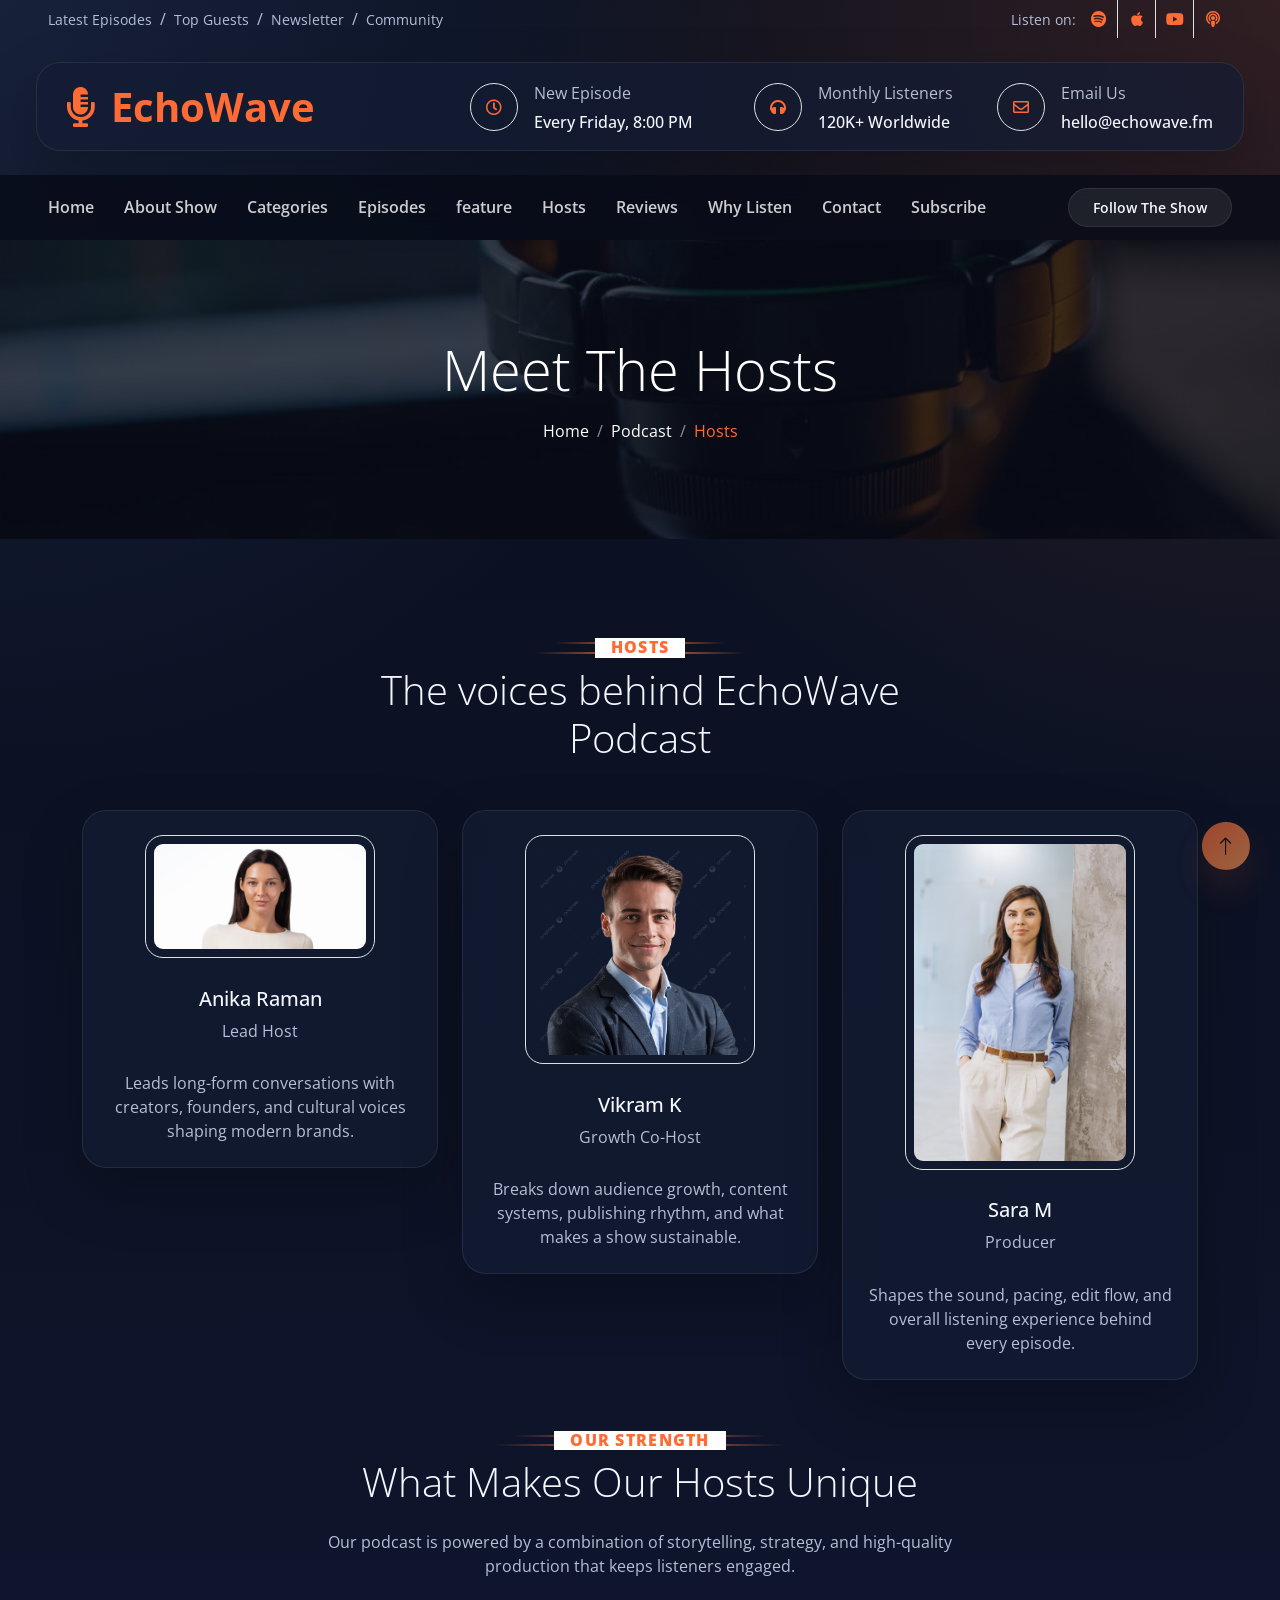
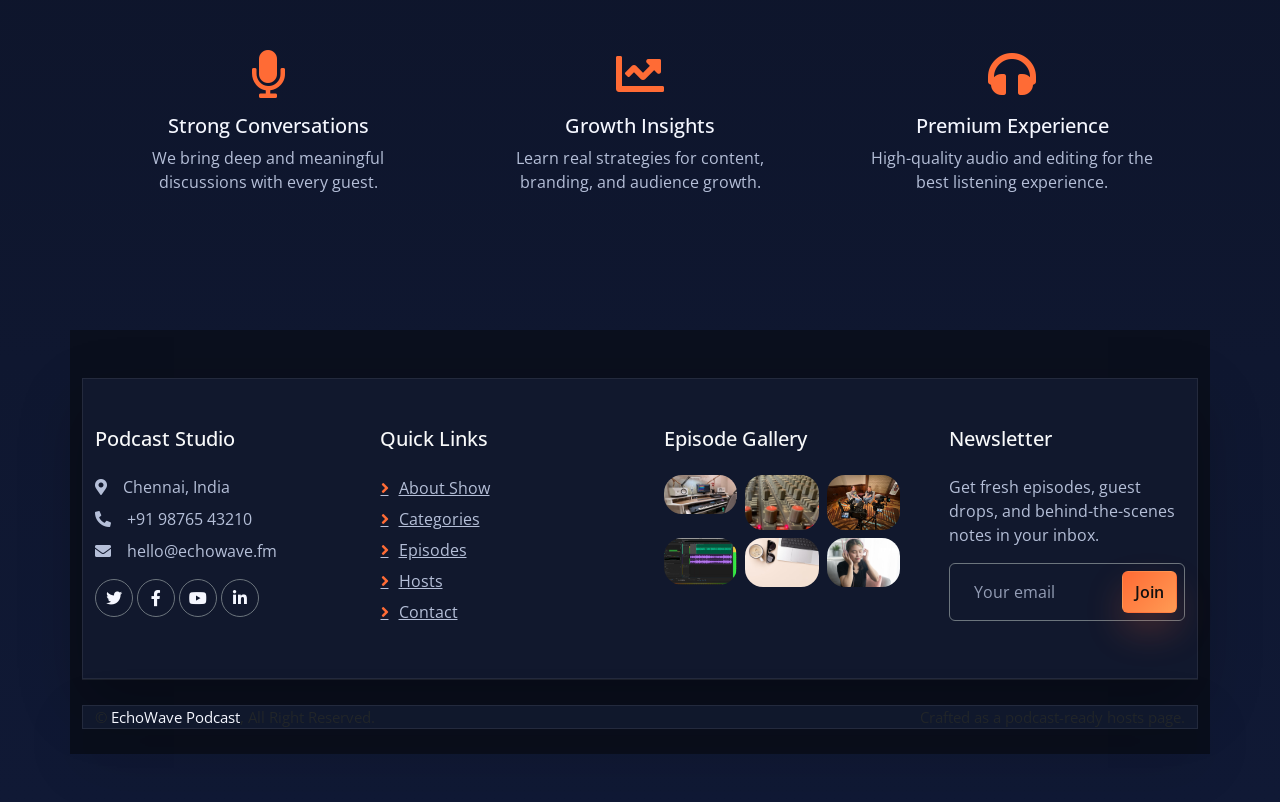
<file: team.html>
<!DOCTYPE html>
<html lang="en">

<head>
    <meta charset="utf-8">
    <title>EchoWave Podcast - Hosts</title>
    <meta content="width=device-width, initial-scale=1.0" name="viewport">
    <meta content="podcast, hosts, team, creators" name="keywords">
    <meta content="EchoWave podcast hosts page" name="description">

    <link href="img/favicon.ico" rel="icon">

    <link rel="preconnect" href="https://fonts.googleapis.com">
    <link rel="preconnect" href="https://fonts.gstatic.com" crossorigin>
    <link href="https://fonts.googleapis.com/css2?family=Open+Sans:wght@400;500;600;700;800&display=swap" rel="stylesheet">

    <link href="https://cdnjs.cloudflare.com/ajax/libs/font-awesome/5.10.0/css/all.min.css" rel="stylesheet">
    <link href="https://cdn.jsdelivr.net/npm/bootstrap-icons@1.4.1/font/bootstrap-icons.css" rel="stylesheet">

    <link href="lib/animate/animate.min.css" rel="stylesheet">
    <link href="lib/owlcarousel/assets/owl.carousel.min.css" rel="stylesheet">
    <link href="lib/lightbox/css/lightbox.min.css" rel="stylesheet">

    <link href="https://cdn.jsdelivr.net/npm/bootstrap@5.0.0/dist/css/bootstrap.min.css" rel="stylesheet">
    <link href="css/style.css" rel="stylesheet">
</head>

<body>
    <div id="spinner" class="show bg-white position-fixed translate-middle w-100 vh-100 top-50 start-50 d-flex align-items-center justify-content-center">
        <div class="spinner-border position-relative text-primary" style="width: 6rem; height: 6rem;" role="status"></div>
        <i class="fa fa-microphone-alt fa-2x text-primary position-absolute top-50 start-50 translate-middle"></i>
    </div>

    <div class="container-fluid bg-light px-0 wow fadeIn" data-wow-delay="0.1s">
        <div class="row gx-0 align-items-center d-none d-lg-flex">
            <div class="col-lg-6 px-5 text-start">
                <ol class="breadcrumb mb-0">
                    <li class="breadcrumb-item"><a class="small text-secondary" href="#">Latest Episodes</a></li>
                    <li class="breadcrumb-item"><a class="small text-secondary" href="#">Top Guests</a></li>
                    <li class="breadcrumb-item"><a class="small text-secondary" href="#">Newsletter</a></li>
                    <li class="breadcrumb-item"><a class="small text-secondary" href="#">Community</a></li>
                </ol>
            </div>
            <div class="col-lg-6 px-5 text-end">
                <small>Listen on:</small>
                <div class="h-100 d-inline-flex align-items-center">
                    <a class="btn-square text-primary border-end rounded-0" href="#"><i class="fab fa-spotify"></i></a>
                    <a class="btn-square text-primary border-end rounded-0" href="#"><i class="fab fa-apple"></i></a>
                    <a class="btn-square text-primary border-end rounded-0" href="#"><i class="fab fa-youtube"></i></a>
                    <a class="btn-square text-primary pe-0" href="#"><i class="fas fa-podcast"></i></a>
                </div>
            </div>
        </div>
    </div>

    <div class="container-fluid py-4 px-5 wow fadeIn" data-wow-delay="0.1s">
        <div class="row align-items-center top-bar">
            <div class="col-lg-4 col-md-12 text-center text-lg-start">
                <a href="index.html" class="navbar-brand m-0 p-0">
                    <h1 class="fw-bold text-primary m-0"><i class="fa fa-microphone-alt me-3"></i>EchoWave</h1>
                </a>
            </div>
            <div class="col-lg-8 col-md-7 d-none d-lg-block">
                <div class="row">
                    <div class="col-4">
                        <div class="d-flex align-items-center justify-content-end">
                            <div class="flex-shrink-0 btn-lg-square border rounded-circle">
                                <i class="far fa-clock text-primary"></i>
                            </div>
                            <div class="ps-3">
                                <p class="mb-2">New Episode</p>
                                <h6 class="mb-0">Every Friday, 8:00 PM</h6>
                            </div>
                        </div>
                    </div>
                    <div class="col-4">
                        <div class="d-flex align-items-center justify-content-end">
                            <div class="flex-shrink-0 btn-lg-square border rounded-circle">
                                <i class="fa fa-headphones text-primary"></i>
                            </div>
                            <div class="ps-3">
                                <p class="mb-2">Monthly Listeners</p>
                                <h6 class="mb-0">120K+ Worldwide</h6>
                            </div>
                        </div>
                    </div>
                    <div class="col-4">
                        <div class="d-flex align-items-center justify-content-end">
                            <div class="flex-shrink-0 btn-lg-square border rounded-circle">
                                <i class="far fa-envelope text-primary"></i>
                            </div>
                            <div class="ps-3">
                                <p class="mb-2">Email Us</p>
                                <h6 class="mb-0">hello@echowave.fm</h6>
                            </div>
                        </div>
                    </div>
                </div>
            </div>
        </div>
    </div>

    <nav class="navbar navbar-expand-lg bg-primary navbar-dark sticky-top py-lg-0 px-lg-5 wow fadeIn" data-wow-delay="0.1s">
        <a href="#" class="navbar-brand ms-3 d-lg-none">MENU</a>
        <button type="button" class="navbar-toggler me-3" data-bs-toggle="collapse" data-bs-target="#navbarCollapse">
            <span class="navbar-toggler-icon"></span>
        </button>
        <div class="collapse navbar-collapse" id="navbarCollapse">
            <div class="navbar-nav me-auto p-3 p-lg-0">
               <a href="index.html" class="nav-item nav-link">Home</a>
                <a href="about.html" class="nav-item nav-link">About Show</a>
                <a href="service.html" class="nav-item nav-link">Categories</a>
                <a href="project.html" class="nav-item nav-link">Episodes</a>
                <a href="#feature.html" class="nav-item nav-link">feature</a>
                <a href="team.html" class="nav-item nav-link">Hosts</a>
                <a href="testimonial.html" class="nav-item nav-link">Reviews</a>
                <a href="feature.html" class="nav-item nav-link">Why Listen</a>
                <a href="contact.html" class="nav-item nav-link">Contact</a>
                <a href="#newsletter" class="nav-item nav-link">Subscribe</a>
            </div>
            <a href="#" class="btn btn-sm btn-light rounded-pill py-2 px-4 d-none d-lg-block">Follow The Show</a>
        </div>
    </nav>

    <div class="container-fluid page-header py-5 mb-5 wow fadeIn" data-wow-delay="0.1s">
        <div class="container text-center py-5">
            <h1 class="display-4 text-white animated slideInDown mb-3">Meet The Hosts</h1>
            <nav aria-label="breadcrumb animated slideInDown">
                <ol class="breadcrumb justify-content-center mb-0">
                    <li class="breadcrumb-item"><a class="text-white" href="#">Home</a></li>
                    <li class="breadcrumb-item"><a class="text-white" href="#">Podcast</a></li>
                    <li class="breadcrumb-item text-primary active" aria-current="page">Hosts</li>
                </ol>
            </nav>
        </div>
    </div>

    <div class="container-xxl py-5">
        <div class="container">
            <div class="text-center mx-auto mb-5 wow fadeInUp" data-wow-delay="0.1s" style="max-width: 600px;">
                <h6 class="section-title bg-white text-center text-primary px-3">Hosts</h6>
                <h1 class="display-6 mb-4">The voices behind EchoWave Podcast</h1>
            </div>
            <div class="row g-4">
                <div class="col-lg-4 col-md-6 wow fadeInUp" data-wow-delay="0.1s">
                    <div class="team-item text-center p-4">
                        <img class="img-fluid border rounded-circle w-75 p-2 mb-4" src="img/team-1.jpg" alt="Anika Raman">
                        <div class="team-text">
                            <div class="team-title">
                                <h5>Anika Raman</h5>
                                <span>Lead Host</span>
                            </div>
                            <div class="team-social">
                                <a class="btn btn-square btn-primary rounded-circle" href="#"><i class="fab fa-facebook-f"></i></a>
                                <a class="btn btn-square btn-primary rounded-circle" href="#"><i class="fab fa-twitter"></i></a>
                                <a class="btn btn-square btn-primary rounded-circle" href="#"><i class="fab fa-instagram"></i></a>
                            </div>
                        </div>
                        <p class="mt-4 mb-0">Leads long-form conversations with creators, founders, and cultural voices shaping modern brands.</p>
                    </div>
                </div>
                <div class="col-lg-4 col-md-6 wow fadeInUp" data-wow-delay="0.3s">
                    <div class="team-item text-center p-4">
                        <img class="img-fluid border rounded-circle w-75 p-2 mb-4" src="img/team-2.jpg" alt="Vikram K">
                        <div class="team-text">
                            <div class="team-title">
                                <h5>Vikram K</h5>
                                <span>Growth Co-Host</span>
                            </div>
                            <div class="team-social">
                                <a class="btn btn-square btn-primary rounded-circle" href="#"><i class="fab fa-facebook-f"></i></a>
                                <a class="btn btn-square btn-primary rounded-circle" href="#"><i class="fab fa-twitter"></i></a>
                                <a class="btn btn-square btn-primary rounded-circle" href="#"><i class="fab fa-instagram"></i></a>
                            </div>
                        </div>
                        <p class="mt-4 mb-0">Breaks down audience growth, content systems, publishing rhythm, and what makes a show sustainable.</p>
                    </div>
                </div>
                <div class="col-lg-4 col-md-6 wow fadeInUp" data-wow-delay="0.5s">
                    <div class="team-item text-center p-4">
                        <img class="img-fluid border rounded-circle w-75 p-2 mb-4" src="img/team-3.jpg" alt="Sara M">
                        <div class="team-text">
                            <div class="team-title">
                                <h5>Sara M</h5>
                                <span>Producer</span>
                            </div>
                            <div class="team-social">
                                <a class="btn btn-square btn-primary rounded-circle" href="#"><i class="fab fa-facebook-f"></i></a>
                                <a class="btn btn-square btn-primary rounded-circle" href="#"><i class="fab fa-twitter"></i></a>
                                <a class="btn btn-square btn-primary rounded-circle" href="#"><i class="fab fa-instagram"></i></a>
                            </div>
                        </div>
                        <p class="mt-4 mb-0">Shapes the sound, pacing, edit flow, and overall listening experience behind every episode.</p>
                    </div>
                </div>
     <div class="container-xxl py-5">
    <div class="container">

        <div class="text-center mx-auto mb-5" style="max-width: 700px;">
            <h6 class="section-title bg-white text-center text-primary px-3">Our Strength</h6>
            <h1 class="display-6 mb-4">What Makes Our Hosts Unique</h1>
            <p>
                Our podcast is powered by a combination of storytelling, strategy,
                and high-quality production that keeps listeners engaged.
            </p>
        </div>

        <div class="row g-4 text-center">

            <div class="col-md-4">
                <div class="p-4 h-100">
                    <i class="fa fa-microphone fa-3x text-primary mb-3"></i>
                    <h5>Strong Conversations</h5>
                    <p>We bring deep and meaningful discussions with every guest.</p>
                </div>
            </div>

            <div class="col-md-4">
                <div class="p-4 h-100">
                    <i class="fa fa-chart-line fa-3x text-primary mb-3"></i>
                    <h5>Growth Insights</h5>
                    <p>Learn real strategies for content, branding, and audience growth.</p>
                </div>
            </div>

            <div class="col-md-4">
                <div class="p-4 h-100">
                    <i class="fa fa-headphones fa-3x text-primary mb-3"></i>
                    <h5>Premium Experience</h5>
                    <p>High-quality audio and editing for the best listening experience.</p>
                </div>
            </div>

        </div>

    </div>
</div> 
    <div class="container-fluid bg-dark text-body footer mt-5 pt-5 wow fadeIn" data-wow-delay="0.1s">
        <div class="container py-5">
            <div class="row g-5">
                <div class="col-lg-3 col-md-6">
                    <h5 class="text-light mb-4">Podcast Studio</h5>
                    <p class="mb-2"><i class="fa fa-map-marker-alt me-3"></i>Chennai, India</p>
                    <p class="mb-2"><i class="fa fa-phone-alt me-3"></i>+91 98765 43210</p>
                    <p class="mb-2"><i class="fa fa-envelope me-3"></i>hello@echowave.fm</p>
                    <div class="d-flex pt-2">
                        <a class="btn btn-square btn-outline-secondary rounded-circle me-1" href="#"><i class="fab fa-twitter"></i></a>
                        <a class="btn btn-square btn-outline-secondary rounded-circle me-1" href="#"><i class="fab fa-facebook-f"></i></a>
                        <a class="btn btn-square btn-outline-secondary rounded-circle me-1" href="#"><i class="fab fa-youtube"></i></a>
                        <a class="btn btn-square btn-outline-secondary rounded-circle me-0" href="#"><i class="fab fa-linkedin-in"></i></a>
                    </div>
                </div>
                <div class="col-lg-3 col-md-6">
                    <h5 class="text-light mb-4">Quick Links</h5>
                    <a class="btn btn-link" href="#">About Show</a>
                    <a class="btn btn-link" href="#">Categories</a>
                    <a class="btn btn-link" href="#">Episodes</a>
                    <a class="btn btn-link" href="#">Hosts</a>
                    <a class="btn btn-link" href="#">Contact</a>
                </div>
                <div class="col-lg-3 col-md-6">
                    <h5 class="text-light mb-4">Episode Gallery</h5>
                    <div class="row g-2">
                        <div class="col-4"><img class="img-fluid rounded" src="img/project-1.jpg" alt="Episode 1"></div>
                        <div class="col-4"><img class="img-fluid rounded" src="img/project-2.jpg" alt="Episode 2"></div>
                        <div class="col-4"><img class="img-fluid rounded" src="img/project-3.jpg" alt="Episode 3"></div>
                        <div class="col-4"><img class="img-fluid rounded" src="img/project-4.jpg" alt="Episode 4"></div>
                        <div class="col-4"><img class="img-fluid rounded" src="img/project-5.jpg" alt="Episode 5"></div>
                        <div class="col-4"><img class="img-fluid rounded" src="img/project-6.jpg" alt="Episode 6"></div>
                    </div>
                </div>
                <div class="col-lg-3 col-md-6">
                    <h5 class="text-light mb-4">Newsletter</h5>
                    <p>Get fresh episodes, guest drops, and behind-the-scenes notes in your inbox.</p>
                    <div class="position-relative mx-auto" style="max-width: 400px;">
                        <input class="form-control bg-transparent border-secondary w-100 py-3 ps-4 pe-5" type="text" placeholder="Your email">
                        <button type="button" class="btn btn-primary py-2 position-absolute top-0 end-0 mt-2 me-2">Join</button>
                    </div>
                </div>
            </div>
        </div>
        <div class="container-fluid copyright">
            <div class="container">
                <div class="row">
                    <div class="col-md-6 text-center text-md-start mb-3 mb-md-0">
                        &copy; <a href="#">EchoWave Podcast</a>, All Right Reserved.
                    </div>
                    <div class="col-md-6 text-center text-md-end">
                        Crafted as a podcast-ready hosts page.
                    </div>
                </div>
            </div>
        </div>
    </div>

    <a href="#" class="btn btn-lg btn-primary btn-lg-square rounded-circle back-to-top"><i class="bi bi-arrow-up"></i></a>

    <script src="https://code.jquery.com/jquery-3.4.1.min.js"></script>
    <script src="https://cdn.jsdelivr.net/npm/bootstrap@5.0.0/dist/js/bootstrap.bundle.min.js"></script>
    <script src="lib/wow/wow.min.js"></script>
    <script src="lib/easing/easing.min.js"></script>
    <script src="lib/waypoints/waypoints.min.js"></script>
    <script src="lib/counterup/counterup.min.js"></script>
    <script src="lib/owlcarousel/owl.carousel.min.js"></script>
    <script src="lib/lightbox/js/lightbox.min.js"></script>
    <script src="js/main.js"></script>
</body>

</html>
</file>
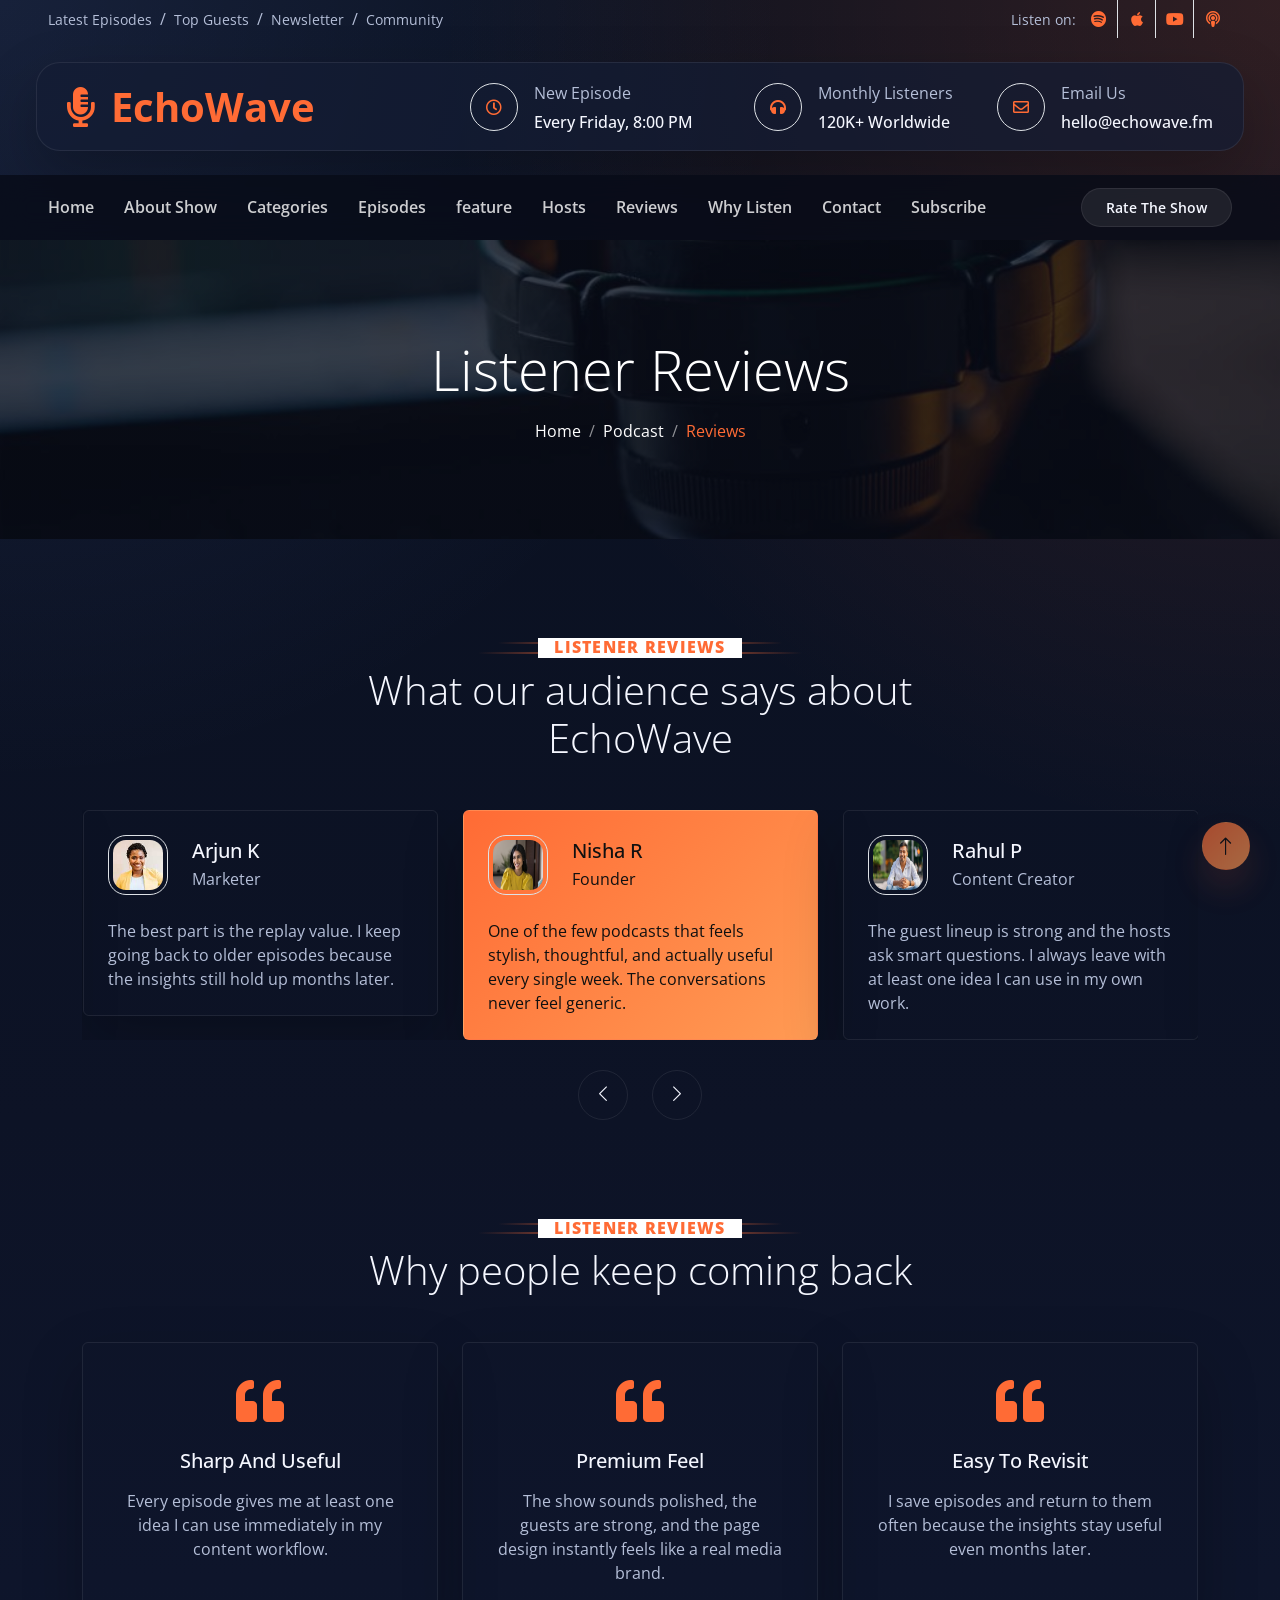
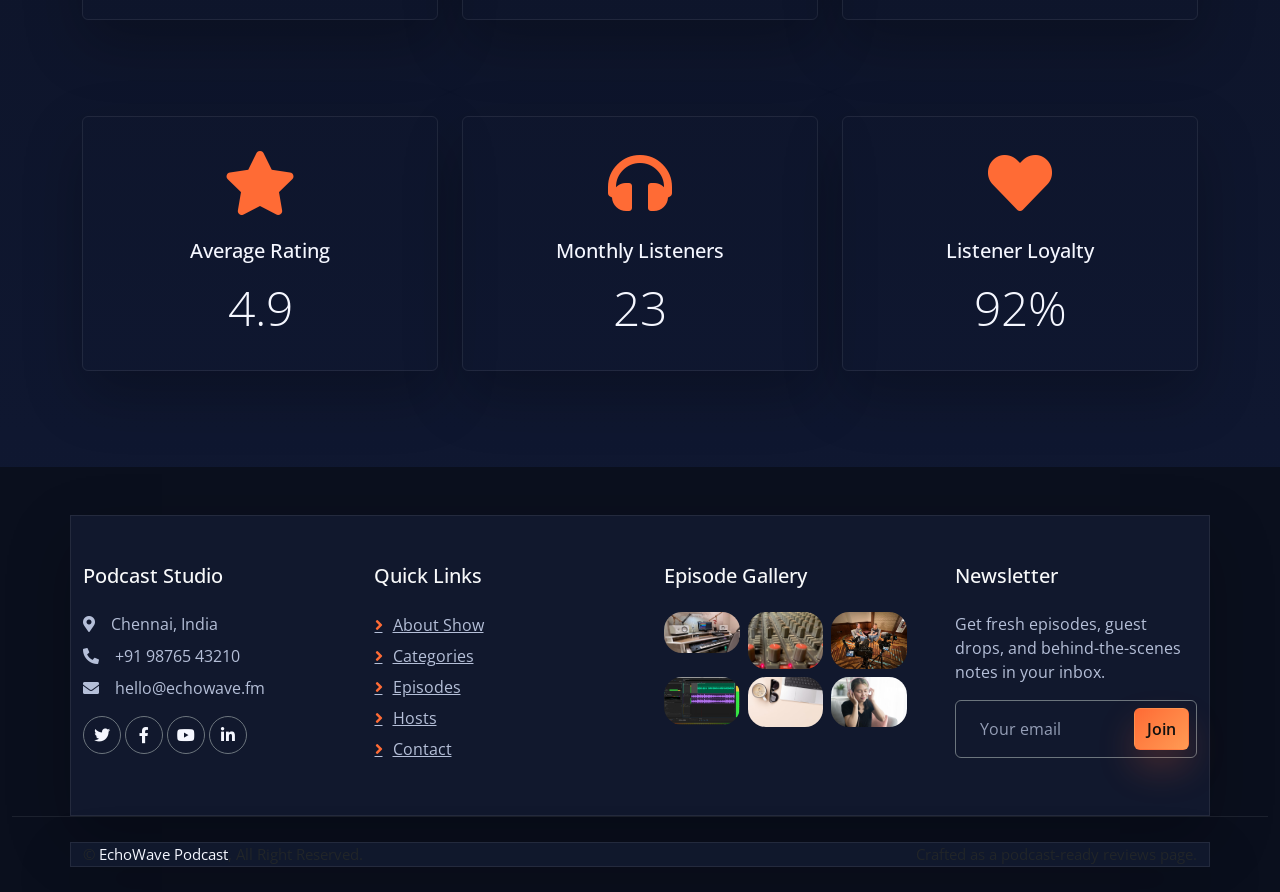
<file: testimonial.html>
<!DOCTYPE html>
<html lang="en">

<head>
    <meta charset="utf-8">
    <title>EchoWave Podcast - Listener Reviews</title>
    <meta content="width=device-width, initial-scale=1.0" name="viewport">
    <meta content="podcast, reviews, testimonials, listeners" name="keywords">
    <meta content="EchoWave podcast listener reviews page" name="description">

    <link href="img/favicon.ico" rel="icon">

    <link rel="preconnect" href="https://fonts.googleapis.com">
    <link rel="preconnect" href="https://fonts.gstatic.com" crossorigin>
    <link href="https://fonts.googleapis.com/css2?family=Open+Sans:wght@400;500;600;700;800&display=swap" rel="stylesheet">

    <link href="https://cdnjs.cloudflare.com/ajax/libs/font-awesome/5.10.0/css/all.min.css" rel="stylesheet">
    <link href="https://cdn.jsdelivr.net/npm/bootstrap-icons@1.4.1/font/bootstrap-icons.css" rel="stylesheet">

    <link href="lib/animate/animate.min.css" rel="stylesheet">
    <link href="lib/owlcarousel/assets/owl.carousel.min.css" rel="stylesheet">
    <link href="lib/lightbox/css/lightbox.min.css" rel="stylesheet">

    <link href="https://cdn.jsdelivr.net/npm/bootstrap@5.0.0/dist/css/bootstrap.min.css" rel="stylesheet">
    <link href="css/style.css" rel="stylesheet">
</head>

<body>
    <div id="spinner" class="show bg-white position-fixed translate-middle w-100 vh-100 top-50 start-50 d-flex align-items-center justify-content-center">
        <div class="spinner-border position-relative text-primary" style="width: 6rem; height: 6rem;" role="status"></div>
        <i class="fa fa-microphone-alt fa-2x text-primary position-absolute top-50 start-50 translate-middle"></i>
    </div>

    <div class="container-fluid bg-light px-0 wow fadeIn" data-wow-delay="0.1s">
        <div class="row gx-0 align-items-center d-none d-lg-flex">
            <div class="col-lg-6 px-5 text-start">
                <ol class="breadcrumb mb-0">
                    <li class="breadcrumb-item"><a class="small text-secondary" href="#">Latest Episodes</a></li>
                    <li class="breadcrumb-item"><a class="small text-secondary" href="#">Top Guests</a></li>
                    <li class="breadcrumb-item"><a class="small text-secondary" href="#">Newsletter</a></li>
                    <li class="breadcrumb-item"><a class="small text-secondary" href="#">Community</a></li>
                </ol>
            </div>
            <div class="col-lg-6 px-5 text-end">
                <small>Listen on:</small>
                <div class="h-100 d-inline-flex align-items-center">
                    <a class="btn-square text-primary border-end rounded-0" href="#"><i class="fab fa-spotify"></i></a>
                    <a class="btn-square text-primary border-end rounded-0" href="#"><i class="fab fa-apple"></i></a>
                    <a class="btn-square text-primary border-end rounded-0" href="#"><i class="fab fa-youtube"></i></a>
                    <a class="btn-square text-primary pe-0" href="#"><i class="fas fa-podcast"></i></a>
                </div>
            </div>
        </div>
    </div>

    <div class="container-fluid py-4 px-5 wow fadeIn" data-wow-delay="0.1s">
        <div class="row align-items-center top-bar">
            <div class="col-lg-4 col-md-12 text-center text-lg-start">
                <a href="index.html" class="navbar-brand m-0 p-0">
                    <h1 class="fw-bold text-primary m-0"><i class="fa fa-microphone-alt me-3"></i>EchoWave</h1>
                </a>
            </div>
            <div class="col-lg-8 col-md-7 d-none d-lg-block">
                <div class="row">
                    <div class="col-4">
                        <div class="d-flex align-items-center justify-content-end">
                            <div class="flex-shrink-0 btn-lg-square border rounded-circle">
                                <i class="far fa-clock text-primary"></i>
                            </div>
                            <div class="ps-3">
                                <p class="mb-2">New Episode</p>
                                <h6 class="mb-0">Every Friday, 8:00 PM</h6>
                            </div>
                        </div>
                    </div>
                    <div class="col-4">
                        <div class="d-flex align-items-center justify-content-end">
                            <div class="flex-shrink-0 btn-lg-square border rounded-circle">
                                <i class="fa fa-headphones text-primary"></i>
                            </div>
                            <div class="ps-3">
                                <p class="mb-2">Monthly Listeners</p>
                                <h6 class="mb-0">120K+ Worldwide</h6>
                            </div>
                        </div>
                    </div>
                    <div class="col-4">
                        <div class="d-flex align-items-center justify-content-end">
                            <div class="flex-shrink-0 btn-lg-square border rounded-circle">
                                <i class="far fa-envelope text-primary"></i>
                            </div>
                            <div class="ps-3">
                                <p class="mb-2">Email Us</p>
                                <h6 class="mb-0">hello@echowave.fm</h6>
                            </div>
                        </div>
                    </div>
                </div>
            </div>
        </div>
    </div>

    <nav class="navbar navbar-expand-lg bg-primary navbar-dark sticky-top py-lg-0 px-lg-5 wow fadeIn" data-wow-delay="0.1s">
        <a href="#" class="navbar-brand ms-3 d-lg-none">MENU</a>
        <button type="button" class="navbar-toggler me-3" data-bs-toggle="collapse" data-bs-target="#navbarCollapse">
            <span class="navbar-toggler-icon"></span>
        </button>
        <div class="collapse navbar-collapse" id="navbarCollapse">
            <div class="navbar-nav me-auto p-3 p-lg-0">
                 <a href="index.html" class="nav-item nav-link">Home</a>
                <a href="about.html" class="nav-item nav-link">About Show</a>
                <a href="service.html" class="nav-item nav-link">Categories</a>
                <a href="project.html" class="nav-item nav-link">Episodes</a>
                <a href="#feature.html" class="nav-item nav-link">feature</a>
                <a href="team.html" class="nav-item nav-link">Hosts</a>
                <a href="testimonial.html" class="nav-item nav-link">Reviews</a>
                <a href="feature.html" class="nav-item nav-link">Why Listen</a>
                <a href="contact.html" class="nav-item nav-link">Contact</a>
                <a href="#newsletter" class="nav-item nav-link">Subscribe</a>
            </div>
            <a href="#" class="btn btn-sm btn-light rounded-pill py-2 px-4 d-none d-lg-block">Rate The Show</a>
        </div>
    </nav>

    <div class="container-fluid page-header py-5 mb-5 wow fadeIn" data-wow-delay="0.1s">
        <div class="container text-center py-5">
            <h1 class="display-4 text-white animated slideInDown mb-3">Listener Reviews</h1>
            <nav aria-label="breadcrumb animated slideInDown">
                <ol class="breadcrumb justify-content-center mb-0">
                    <li class="breadcrumb-item"><a class="text-white" href="#">Home</a></li>
                    <li class="breadcrumb-item"><a class="text-white" href="#">Podcast</a></li>
                    <li class="breadcrumb-item text-primary active" aria-current="page">Reviews</li>
                </ol>
            </nav>
        </div>
    </div>

    <div class="container-xxl py-5">
        <div class="container">
            <div class="text-center mx-auto mb-5 wow fadeInUp" data-wow-delay="0.1s" style="max-width: 700px;">
                <h6 class="section-title bg-white text-center text-primary px-3">Listener Reviews</h6>
                <h1 class="display-6 mb-4">What our audience says about EchoWave</h1>
            </div>
            <div class="owl-carousel testimonial-carousel wow fadeInUp" data-wow-delay="0.1s">
                <div class="testimonial-item bg-light rounded p-4">
                    <div class="d-flex align-items-center mb-4">
                        <img class="flex-shrink-0 rounded-circle border p-1" src="img/testimonial-1.jpg" alt="Listener 1">
                        <div class="ms-4">
                            <h5 class="mb-1">Nisha R</h5>
                            <span>Founder</span>
                        </div>
                    </div>
                    <p class="mb-0">One of the few podcasts that feels stylish, thoughtful, and actually useful every single week. The conversations never feel generic.</p>
                </div>

                <div class="testimonial-item bg-light rounded p-4">
                    <div class="d-flex align-items-center mb-4">
                        <img class="flex-shrink-0 rounded-circle border p-1" src="img/testimonial-2.jpg" alt="Listener 2">
                        <div class="ms-4">
                            <h5 class="mb-1">Rahul P</h5>
                            <span>Content Creator</span>
                        </div>
                    </div>
                    <p class="mb-0">The guest lineup is strong and the hosts ask smart questions. I always leave with at least one idea I can use in my own work.</p>
                </div>

                <div class="testimonial-item bg-light rounded p-4">
                    <div class="d-flex align-items-center mb-4">
                        <img class="flex-shrink-0 rounded-circle border p-1" src="img/testimonial-3.jpg" alt="Listener 3">
                        <div class="ms-4">
                            <h5 class="mb-1">Maya S</h5>
                            <span>Brand Strategist</span>
                        </div>
                    </div>
                    <p class="mb-0">A premium listening experience from cover art to episode flow. It feels like a real media brand, not just another interview show.</p>
                </div>

                <div class="testimonial-item bg-light rounded p-4">
                    <div class="d-flex align-items-center mb-4">
                        <img class="flex-shrink-0 rounded-circle border p-1" src="img/testimonial-4.jpg" alt="Listener 4">
                        <div class="ms-4">
                            <h5 class="mb-1">Arjun K</h5>
                            <span>Marketer</span>
                        </div>
                    </div>
                    <p class="mb-0">The best part is the replay value. I keep going back to older episodes because the insights still hold up months later.</p>
                </div>
            </div>
        </div>
    </div>

    <div class="container-xxl py-5" id="reviews">
        <div class="container">
            <div class="text-center mx-auto mb-5 wow fadeInUp" data-wow-delay="0.1s" style="max-width: 600px;">
                <h6 class="section-title bg-white text-center text-primary px-3">Listener Reviews</h6>
                <h1 class="display-6 mb-4">Why people keep coming back</h1>
            </div>
            <div class="row g-4">
                <div class="col-lg-4 col-md-6 wow fadeInUp" data-wow-delay="0.1s">
                    <div class="fact-item bg-light rounded text-center h-100 p-5">
                        <i class="fa fa-quote-left fa-3x text-primary mb-4"></i>
                        <h5 class="mb-3">Sharp And Useful</h5>
                        <p class="mb-0">Every episode gives me at least one idea I can use immediately in my content workflow.</p>
                    </div>
                </div>
                <div class="col-lg-4 col-md-6 wow fadeInUp" data-wow-delay="0.3s">
                    <div class="fact-item bg-light rounded text-center h-100 p-5">
                        <i class="fa fa-quote-left fa-3x text-primary mb-4"></i>
                        <h5 class="mb-3">Premium Feel</h5>
                        <p class="mb-0">The show sounds polished, the guests are strong, and the page design instantly feels like a real media brand.</p>
                    </div>
                </div>
                <div class="col-lg-4 col-md-6 wow fadeInUp" data-wow-delay="0.5s">
                    <div class="fact-item bg-light rounded text-center h-100 p-5">
                        <i class="fa fa-quote-left fa-3x text-primary mb-4"></i>
                        <h5 class="mb-3">Easy To Revisit</h5>
                        <p class="mb-0">I save episodes and return to them often because the insights stay useful even months later.</p>
                    </div>
                </div>
            </div>
        </div>
    </div>
    <div class="container-xxl py-5">
        <div class="container">
            <div class="row g-4">
                <div class="col-lg-4 col-md-6 wow fadeInUp" data-wow-delay="0.1s">
                    <div class="fact-item bg-light rounded text-center h-100 p-5">
                        <i class="fa fa-star fa-4x text-primary mb-4"></i>
                        <h5 class="mb-3">Average Rating</h5>
                        <h1 class="display-5 mb-0">4.9</h1>
                    </div>
                </div>
                <div class="col-lg-4 col-md-6 wow fadeInUp" data-wow-delay="0.3s">
                    <div class="fact-item bg-light rounded text-center h-100 p-5">
                        <i class="fa fa-headphones fa-4x text-primary mb-4"></i>
                        <h5 class="mb-3">Monthly Listeners</h5>
                        <h1 class="display-5 mb-0" data-toggle="counter-up">120</h1>
                    </div>
                </div>
                <div class="col-lg-4 col-md-6 wow fadeInUp" data-wow-delay="0.5s">
                    <div class="fact-item bg-light rounded text-center h-100 p-5">
                        <i class="fa fa-heart fa-4x text-primary mb-4"></i>
                        <h5 class="mb-3">Listener Loyalty</h5>
                        <h1 class="display-5 mb-0">92%</h1>
                    </div>
                </div>
            </div>
        </div>
    </div>

    <div class="container-fluid bg-dark text-body footer mt-5 pt-5 wow fadeIn" data-wow-delay="0.1s">
        <div class="container py-5">
            <div class="row g-5">
                <div class="col-lg-3 col-md-6">
                    <h5 class="text-light mb-4">Podcast Studio</h5>
                    <p class="mb-2"><i class="fa fa-map-marker-alt me-3"></i>Chennai, India</p>
                    <p class="mb-2"><i class="fa fa-phone-alt me-3"></i>+91 98765 43210</p>
                    <p class="mb-2"><i class="fa fa-envelope me-3"></i>hello@echowave.fm</p>
                    <div class="d-flex pt-2">
                        <a class="btn btn-square btn-outline-secondary rounded-circle me-1" href="#"><i class="fab fa-twitter"></i></a>
                        <a class="btn btn-square btn-outline-secondary rounded-circle me-1" href="#"><i class="fab fa-facebook-f"></i></a>
                        <a class="btn btn-square btn-outline-secondary rounded-circle me-1" href="#"><i class="fab fa-youtube"></i></a>
                        <a class="btn btn-square btn-outline-secondary rounded-circle me-0" href="#"><i class="fab fa-linkedin-in"></i></a>
                    </div>
                </div>
                <div class="col-lg-3 col-md-6">
                    <h5 class="text-light mb-4">Quick Links</h5>
                    <a class="btn btn-link" href="#">About Show</a>
                    <a class="btn btn-link" href="#">Categories</a>
                    <a class="btn btn-link" href="#">Episodes</a>
                    <a class="btn btn-link" href="#">Hosts</a>
                    <a class="btn btn-link" href="#">Contact</a>
                </div>
                <div class="col-lg-3 col-md-6">
                    <h5 class="text-light mb-4">Episode Gallery</h5>
                    <div class="row g-2">
                        <div class="col-4"><img class="img-fluid rounded" src="img/project-1.jpg" alt="Episode 1"></div>
                        <div class="col-4"><img class="img-fluid rounded" src="img/project-2.jpg" alt="Episode 2"></div>
                        <div class="col-4"><img class="img-fluid rounded" src="img/project-3.jpg" alt="Episode 3"></div>
                        <div class="col-4"><img class="img-fluid rounded" src="img/project-4.jpg" alt="Episode 4"></div>
                        <div class="col-4"><img class="img-fluid rounded" src="img/project-5.jpg" alt="Episode 5"></div>
                        <div class="col-4"><img class="img-fluid rounded" src="img/project-6.jpg" alt="Episode 6"></div>
                    </div>
                </div>
                <div class="col-lg-3 col-md-6">
                    <h5 class="text-light mb-4">Newsletter</h5>
                    <p>Get fresh episodes, guest drops, and behind-the-scenes notes in your inbox.</p>
                    <div class="position-relative mx-auto" style="max-width: 400px;">
                        <input class="form-control bg-transparent border-secondary w-100 py-3 ps-4 pe-5" type="text" placeholder="Your email">
                        <button type="button" class="btn btn-primary py-2 position-absolute top-0 end-0 mt-2 me-2">Join</button>
                    </div>
                </div>
            </div>
        </div>
        <div class="container-fluid copyright">
            <div class="container">
                <div class="row">
                    <div class="col-md-6 text-center text-md-start mb-3 mb-md-0">
                        &copy; <a href="#">EchoWave Podcast</a>, All Right Reserved.
                    </div>
                    <div class="col-md-6 text-center text-md-end">
                        Crafted as a podcast-ready reviews page.
                    </div>
                </div>
            </div>
        </div>
    </div>

    <a href="#" class="btn btn-lg btn-primary btn-lg-square rounded-circle back-to-top"><i class="bi bi-arrow-up"></i></a>

    <script src="https://code.jquery.com/jquery-3.4.1.min.js"></script>
    <script src="https://cdn.jsdelivr.net/npm/bootstrap@5.0.0/dist/js/bootstrap.bundle.min.js"></script>
    <script src="lib/wow/wow.min.js"></script>
    <script src="lib/easing/easing.min.js"></script>
    <script src="lib/waypoints/waypoints.min.js"></script>
    <script src="lib/counterup/counterup.min.js"></script>
    <script src="lib/owlcarousel/owl.carousel.min.js"></script>
    <script src="lib/lightbox/js/lightbox.min.js"></script>
    <script src="js/main.js"></script>
</body>

</html>
</file>
<file: css/style.css>
:root {
    --primary: #ff6b35;
    --secondary: #9aa4bf;
    --light: #f5f7ff;
    --dark: #0d1326;
    --surface: #141c34;
    --surface-soft: #1b2544;
    --surface-glass: rgba(20, 28, 52, 0.72);
    --border: rgba(255, 255, 255, 0.08);
    --text-muted: #b5bfd8;
    --accent: #7c9cff;
    --shadow: 0 24px 60px rgba(0, 0, 0, 0.24);
}

body {
    font-family: "Open Sans", sans-serif;
    color: var(--light);
    background:
        radial-gradient(circle at top left, rgba(124, 156, 255, 0.12), transparent 28%),
        radial-gradient(circle at top right, rgba(255, 107, 53, 0.16), transparent 30%),
        linear-gradient(180deg, #09101f 0%, #0d1326 45%, #101935 100%);
}

h1,
h2,
h3,
h4,
h5,
h6 {
    color: var(--light);
}

p,
small,
span,
.text-secondary,
.breadcrumb-item a.small {
    color: var(--text-muted) !important;
}

a {
    transition: 0.3s;
    text-decoration: none;
}

img {
    max-width: 100%;
}

.back-to-top {
    position: fixed;
    display: none;
    right: 30px;
    bottom: 30px;
    z-index: 99;
}

#spinner {
    opacity: 0;
    visibility: hidden;
    transition: opacity 0.5s ease-out, visibility 0s linear 0.5s;
    z-index: 99999;
}

#spinner.show {
    transition: opacity 0.5s ease-out, visibility 0s linear 0s;
    visibility: visible;
    opacity: 1;
}

.btn {
    font-weight: 600;
    transition: 0.35s;
}

.btn.btn-primary,
.bg-primary {
    background: linear-gradient(135deg, var(--primary), #ff9b54) !important;
    border-color: transparent !important;
}

.text-primary {
    color: var(--primary) !important;
}

.btn.btn-primary {
    color: #101010;
    box-shadow: 0 18px 36px rgba(255, 107, 53, 0.22);
}

.btn.btn-light {
    background: rgba(255, 255, 255, 0.08);
    border-color: var(--border);
    color: var(--light);
}

.btn.btn-light:hover,
.btn.btn-primary:hover {
    transform: translateY(-2px);
}

.btn-square,
.btn-sm-square,
.btn-lg-square {
    padding: 0;
    display: flex;
    align-items: center;
    justify-content: center;
    font-weight: normal;
}

.btn-square {
    width: 38px;
    height: 38px;
}

.btn-sm-square {
    width: 32px;
    height: 32px;
}

.btn-lg-square {
    width: 48px;
    height: 48px;
}

.container-fluid.bg-light,
.fact-item.bg-light,
.testimonial-item.bg-light {
    background: transparent !important;
}

.top-bar,
.fact-item,
.service-item,
.project-item,
.team-item,
.testimonial-item,
.footer .container,
.navbar .dropdown-menu,
form,
iframe {
    border: 1px solid var(--border);
    background: var(--surface-glass);
    box-shadow: var(--shadow);
}

.top-bar,
.fact-item,
.service-item,
.project-item,
.team-item,
.testimonial-item,
form {
    border-radius: 24px;
}

.top-bar {
    padding: 18px;
}

.breadcrumb-item + .breadcrumb-item::before {
    color: var(--text-muted);
}

.page-header .breadcrumb-item + .breadcrumb-item::before {
    color: rgba(255, 255, 255, 0.55);
}

.navbar {
    background: rgba(8, 12, 24, 0.82) !important;
    backdrop-filter: blur(14px);
    border-bottom: 1px solid var(--border);
}

.navbar .dropdown-toggle::after {
    border: none;
    content: "\f107";
    font-family: "Font Awesome 5 Free";
    font-weight: 900;
    vertical-align: middle;
    margin-left: 8px;
}

.navbar .navbar-brand h1 {
    font-weight: 800;
    letter-spacing: 0.02em;
}

.navbar .navbar-nav .nav-link {
    margin-right: 30px;
    padding: 20px 0;
    color: rgba(255, 255, 255, 0.8);
    font-weight: 600;
    outline: none;
}

.navbar .navbar-nav .nav-link:hover,
.navbar .navbar-nav .nav-link.active {
    color: #ffffff;
}

.navbar.sticky-top {
    top: -100px;
    transition: 0.5s;
}

.dropdown-menu {
    padding: 14px 10px;
}

.dropdown-item {
    color: var(--light);
    border-radius: 12px;
}

.dropdown-item:hover {
    background: rgba(255, 255, 255, 0.08);
    color: var(--primary);
}

.page-header {
    background:
        linear-gradient(rgba(8, 12, 24, 0.78), rgba(8, 12, 24, 0.78)),
        url(../img/carousel-1.jpg) center center no-repeat;
    background-size: cover;
}

#header-carousel .carousel-caption {
    top: 0;
    left: 0;
    right: 0;
    bottom: 0;
    display: flex;
    flex-direction: column;
    align-items: flex-start;
    justify-content: center;
    text-align: left;
    padding: 0 8%;
    background: linear-gradient(90deg, rgba(8, 12, 24, 0.88), rgba(8, 12, 24, 0.4));
    z-index: 1;
}

#header-carousel .carousel-caption h4 {
    padding: 10px 18px;
    border-radius: 999px;
    background: rgba(255, 255, 255, 0.08);
    color: var(--primary) !important;
    font-size: 0.95rem;
    letter-spacing: 0.08em;
}

#header-carousel .carousel-caption h1 {
    max-width: 760px;
    font-size: clamp(2.8rem, 6vw, 5.2rem);
    line-height: 1;
}

#header-carousel .carousel-control-prev,
#header-carousel .carousel-control-next {
    width: 10%;
}

#header-carousel .carousel-control-prev-icon,
#header-carousel .carousel-control-next-icon {
    width: 3rem;
    height: 3rem;
}

#header-carousel .carousel-indicators [data-bs-target] {
    width: 60px;
    height: 60px;
    text-indent: 0;
    margin-bottom: 15px;
    border: 2px solid rgba(255, 255, 255, 0.7);
    border-radius: 60px;
    overflow: hidden;
}

#header-carousel .carousel-indicators [data-bs-target] img {
    width: 100%;
    height: 100%;
    object-fit: cover;
}

.section-title {
    position: relative;
    display: inline-block;
    text-transform: uppercase;
    color: var(--primary);
    font-weight: 800;
    letter-spacing: 0.08em;
}

.section-title::before,
.section-title::after {
    position: absolute;
    content: "";
    height: 2px;
    background: linear-gradient(90deg, transparent, var(--primary), transparent);
    z-index: -1;
}

.section-title::before {
    width: calc(100% + 80px);
    top: 4px;
    left: -40px;
}

.section-title::after {
    width: calc(100% + 120px);
    bottom: 4px;
    left: -60px;
}

.section-title.text-start::before {
    width: calc(100% + 40px);
    left: 0;
}

.section-title.text-start::after {
    width: calc(100% + 60px);
    left: 0;
}

.img-border {
    position: relative;
    height: 100%;
    min-height: 400px;
}

.img-border::before {
    position: absolute;
    content: "";
    top: 0;
    left: 0;
    right: 3rem;
    bottom: 3rem;
    border: 2px solid rgba(255, 107, 53, 0.55);
    border-radius: 24px;
}

.img-border img {
    position: absolute;
    top: 3rem;
    left: 3rem;
    width: calc(100% - 3rem);
    height: calc(100% - 3rem);
    object-fit: cover;
    border-radius: 24px;
}

.fact-item {
    transition: 0.35s;
    padding: 34px !important;
}

.fact-item:hover,
.service-item:hover,
.project-item:hover,
.team-item:hover,
.testimonial-item:hover {
    transform: translateY(-8px);
    border-color: rgba(255, 107, 53, 0.32);
}

.fact-item h1,
.fact-item h5,
.service-item h4,
.project-item h6,
.team-item h5,
.testimonial-item h5 {
    color: var(--light);
}

.service-item,
.project-item {
    border: 1px solid var(--border);
    transition: 0.35s;
}

.service-item img,
.project-item img,
.team-item img,
.testimonial-item img,
.footer img {
    border-radius: 18px !important;
}

.project-item {
    overflow: hidden;
}

.project-item a {
    position: absolute;
    width: 100%;
    height: 100%;
    top: 0;
    left: 0;
    display: flex;
    align-items: center;
    justify-content: center;
    color: #ffffff;
    background: rgba(8, 12, 24, 0.6);
    border-radius: 18px;
    opacity: 0;
    transition: 0.35s;
}

.project-item:hover a {
    opacity: 1;
}

.project-carousel .owl-dots {
    display: flex;
    align-items: center;
    justify-content: center;
    flex-wrap: wrap;
    margin-top: 20px;
}

.project-carousel .owl-dot {
    width: 35px;
    height: 35px;
    margin: 3px;
    display: flex;
    align-items: center;
    justify-content: center;
    border: 1px solid var(--border);
    border-radius: 35px;
    color: var(--text-muted);
    transition: 0.35s;
}

.project-carousel .owl-dot:hover,
.project-carousel .owl-dot.active {
    color: #101010;
    border-color: var(--primary);
    background: var(--primary);
}

.progress {
    height: 6px;
    background: rgba(255, 255, 255, 0.08);
}

.progress .progress-bar {
    width: 0;
    background: linear-gradient(90deg, var(--accent), var(--primary));
    transition: 3s;
}

.team-item .team-text {
    position: relative;
    height: 65px;
    overflow: hidden;
}

.team-item .team-title {
    position: absolute;
    width: 100%;
    height: 100%;
    top: 0;
    left: 0;
    display: flex;
    flex-direction: column;
    align-items: center;
    justify-content: center;
    transition: 0.5s;
}

.team-item:hover .team-title {
    top: -65px;
}

.team-item .team-social {
    position: absolute;
    width: 100%;
    height: 100%;
    top: 65px;
    left: 0;
    display: flex;
    align-items: center;
    justify-content: center;
    background: #101935;
    transition: 0.5s;
}

.team-item .team-social .btn {
    margin: 0 3px;
}

.team-item:hover .team-social {
    top: 0;
}

.testimonial-carousel .owl-item .testimonial-item img {
    width: 60px;
    height: 60px;
}

.testimonial-carousel .owl-item .testimonial-item,
.testimonial-carousel .owl-item .testimonial-item * {
    transition: 0.35s;
}

.testimonial-carousel .owl-item.center .testimonial-item {
    background: linear-gradient(135deg, var(--primary), #ff9b54) !important;
}

.testimonial-carousel .owl-item.center .testimonial-item * {
    color: #101010 !important;
}

.testimonial-carousel .owl-nav {
    margin-top: 30px;
    display: flex;
    justify-content: center;
}

.testimonial-carousel .owl-nav .owl-prev,
.testimonial-carousel .owl-nav .owl-next {
    margin: 0 12px;
    width: 50px;
    height: 50px;
    display: flex;
    align-items: center;
    justify-content: center;
    border: 1px solid var(--border);
    border-radius: 50px;
    font-size: 18px;
    color: var(--light);
    transition: 0.35s;
}

.testimonial-carousel .owl-nav .owl-prev:hover,
.testimonial-carousel .owl-nav .owl-next:hover {
    color: #101010;
    border-color: var(--primary);
    background: var(--primary);
}

form {
    padding: 32px;
}

.form-control,
.form-floating > .form-control,
.form-floating > .form-select,
.form-select {
    color: var(--light);
    background: rgba(255, 255, 255, 0.04);
    border: 1px solid var(--border);
}

.form-control:focus,
.form-floating > .form-control:focus,
.form-floating > .form-select:focus,
.form-select:focus {
    color: var(--light);
    background: rgba(255, 255, 255, 0.06);
    border-color: rgba(255, 107, 53, 0.45);
    box-shadow: 0 0 0 0.2rem rgba(255, 107, 53, 0.12);
}

.form-control::placeholder {
    color: rgba(181, 191, 216, 0.8);
}

.form-floating > label {
    color: var(--text-muted);
}

iframe {
    border-radius: 0 !important;
    overflow: hidden;
}

.footer {
    background: #0a0f1d !important;
}

.footer .btn.btn-link {
    display: block;
    margin-bottom: 5px;
    padding: 0;
    text-align: left;
    color: var(--text-muted);
    font-weight: normal;
    text-transform: capitalize;
    transition: 0.3s;
}

.footer .btn.btn-link::before {
    position: relative;
    content: "\f105";
    font-family: "Font Awesome 5 Free";
    font-weight: 900;
    color: var(--primary);
    margin-right: 10px;
}

.footer .btn.btn-link:hover {
    color: var(--primary);
    letter-spacing: 1px;
    box-shadow: none;
}

.footer .copyright {
    padding: 25px 0;
    font-size: 15px;
    border-top: 1px solid rgba(255, 255, 255, 0.08);
}

.footer .copyright a,
.footer a {
    color: var(--light);
}

.footer .copyright a:hover,
.footer a:hover {
    color: var(--primary);
}

/* ================= LIVE SECTION ================= */

.live-section {
    background: var(--surface-glass);
    border: 1px solid var(--border);
    border-radius: 18px;
    margin: 20px;
    backdrop-filter: blur(10px);
}

.live-badge {
    background: red;
    padding: 5px 10px;
    border-radius: 6px;
    font-size: 12px;
    animation: blink 1s infinite;
}

@keyframes blink {
    50% { opacity: 0.5; }
}

.live-section input::placeholder {
    color: var(--text-muted);
}

.live-section input {
    width: 130px;
    color: var(--light);
}

/* Mobile */
@media (max-width: 768px) {
    .live-section {
        text-align: center;
    }
}
@media (max-width: 991.98px) {
    .navbar .navbar-nav .nav-link {
        margin-right: 0;
        padding: 8px 0;
    }

    .navbar .navbar-nav {
        margin-top: 8px;
        border-top: 1px solid rgba(255, 255, 255, 0.1);
    }

    .top-bar {
        padding: 24px 18px;
    }

    form {
        padding: 22px;
    }
}

@media (min-width: 992px) {
    .navbar .nav-item .dropdown-menu {
        display: block;
        visibility: hidden;
        top: 100%;
        transform: rotateX(-75deg);
        transform-origin: 0% 0%;
        transition: 0.5s;
        opacity: 0;
    }

    .navbar .nav-item:hover .dropdown-menu {
        transform: rotateX(0deg);
        visibility: visible;
        opacity: 1;
    }
}

@media (max-width: 768px) {
    #header-carousel .carousel-item {
        position: relative;
        min-height: 500px;
    }

    #header-carousel .carousel-item img {
        position: absolute;
        width: 100%;
        height: 100%;
        object-fit: cover;
    }

    #header-carousel .carousel-caption {
        align-items: flex-start;
        padding: 0 24px;
    }

    .img-border {
        min-height: 320px;
    }

    .img-border img {
        top: 1.5rem;
        left: 1.5rem;
        width: calc(100% - 1.5rem);
        height: calc(100% - 1.5rem);
    }

    .img-border::before {
        right: 1.5rem;
        bottom: 1.5rem;
    }
}
</file>
